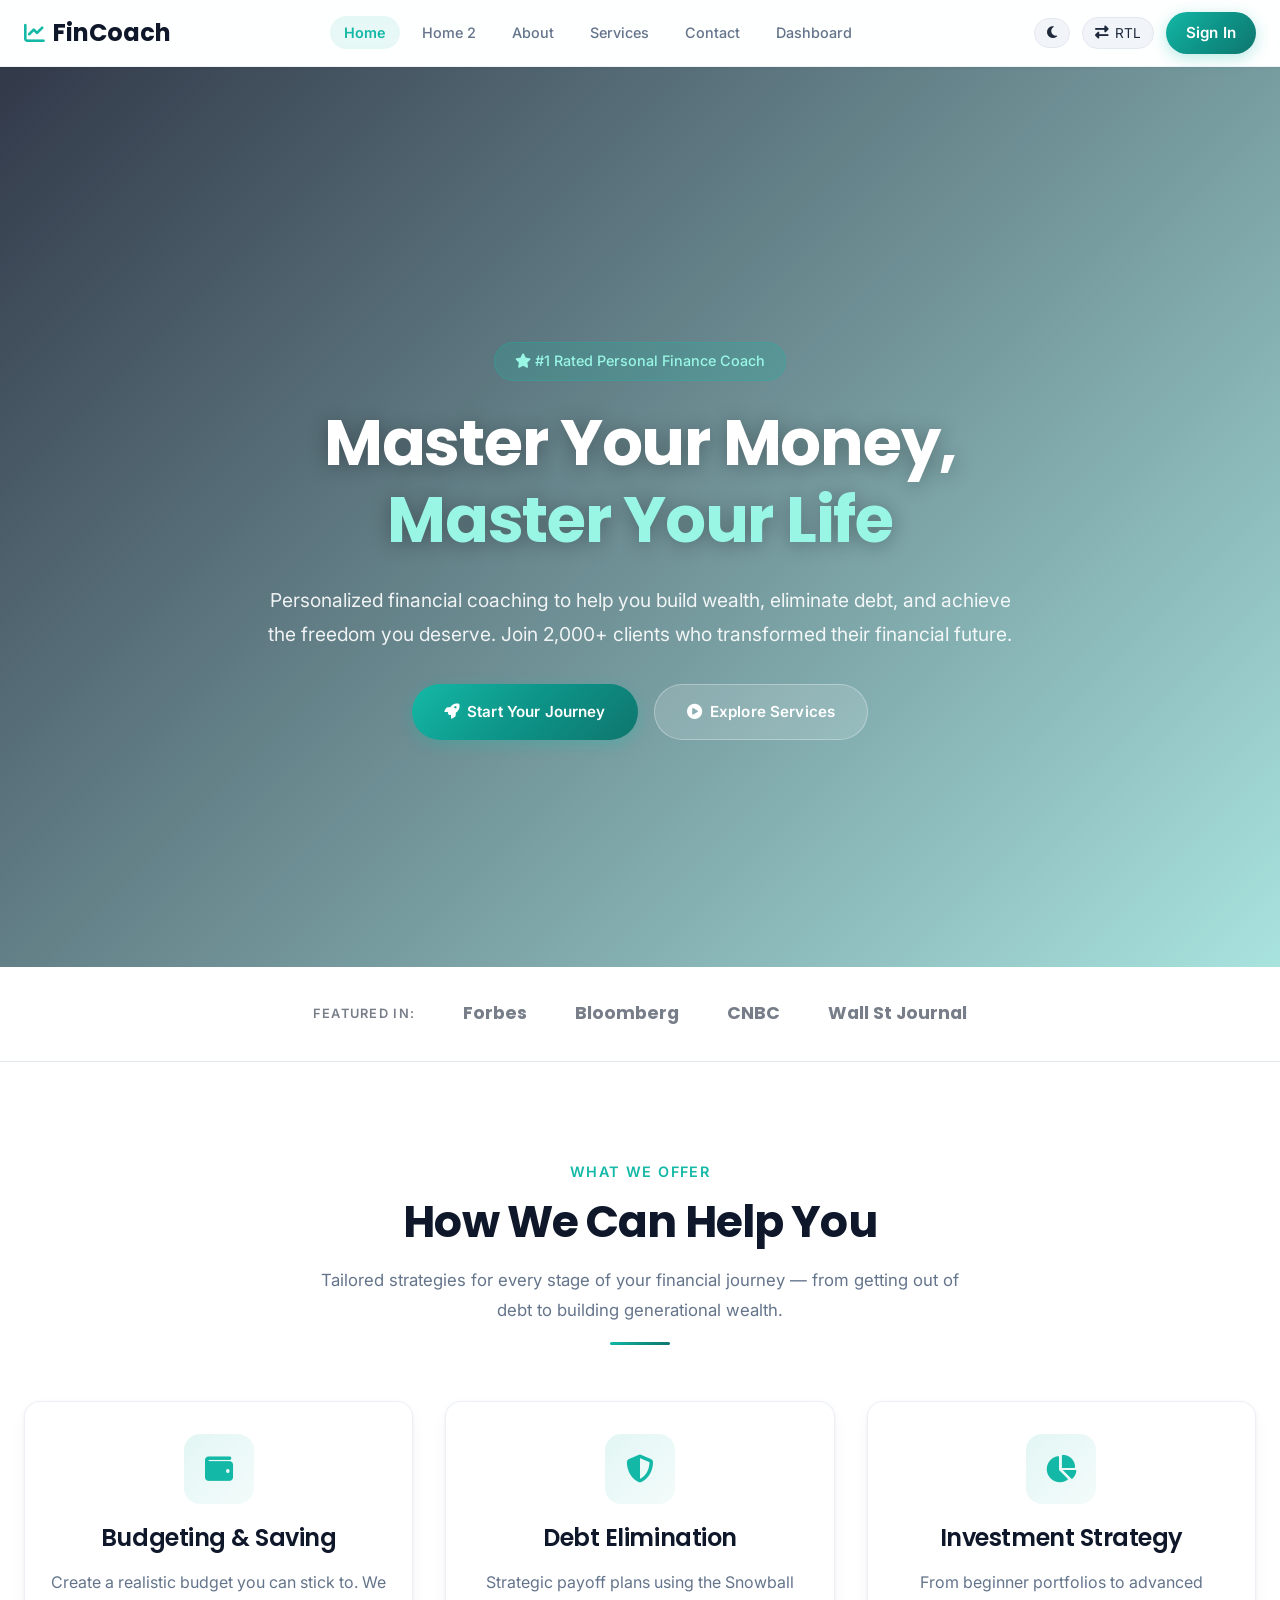
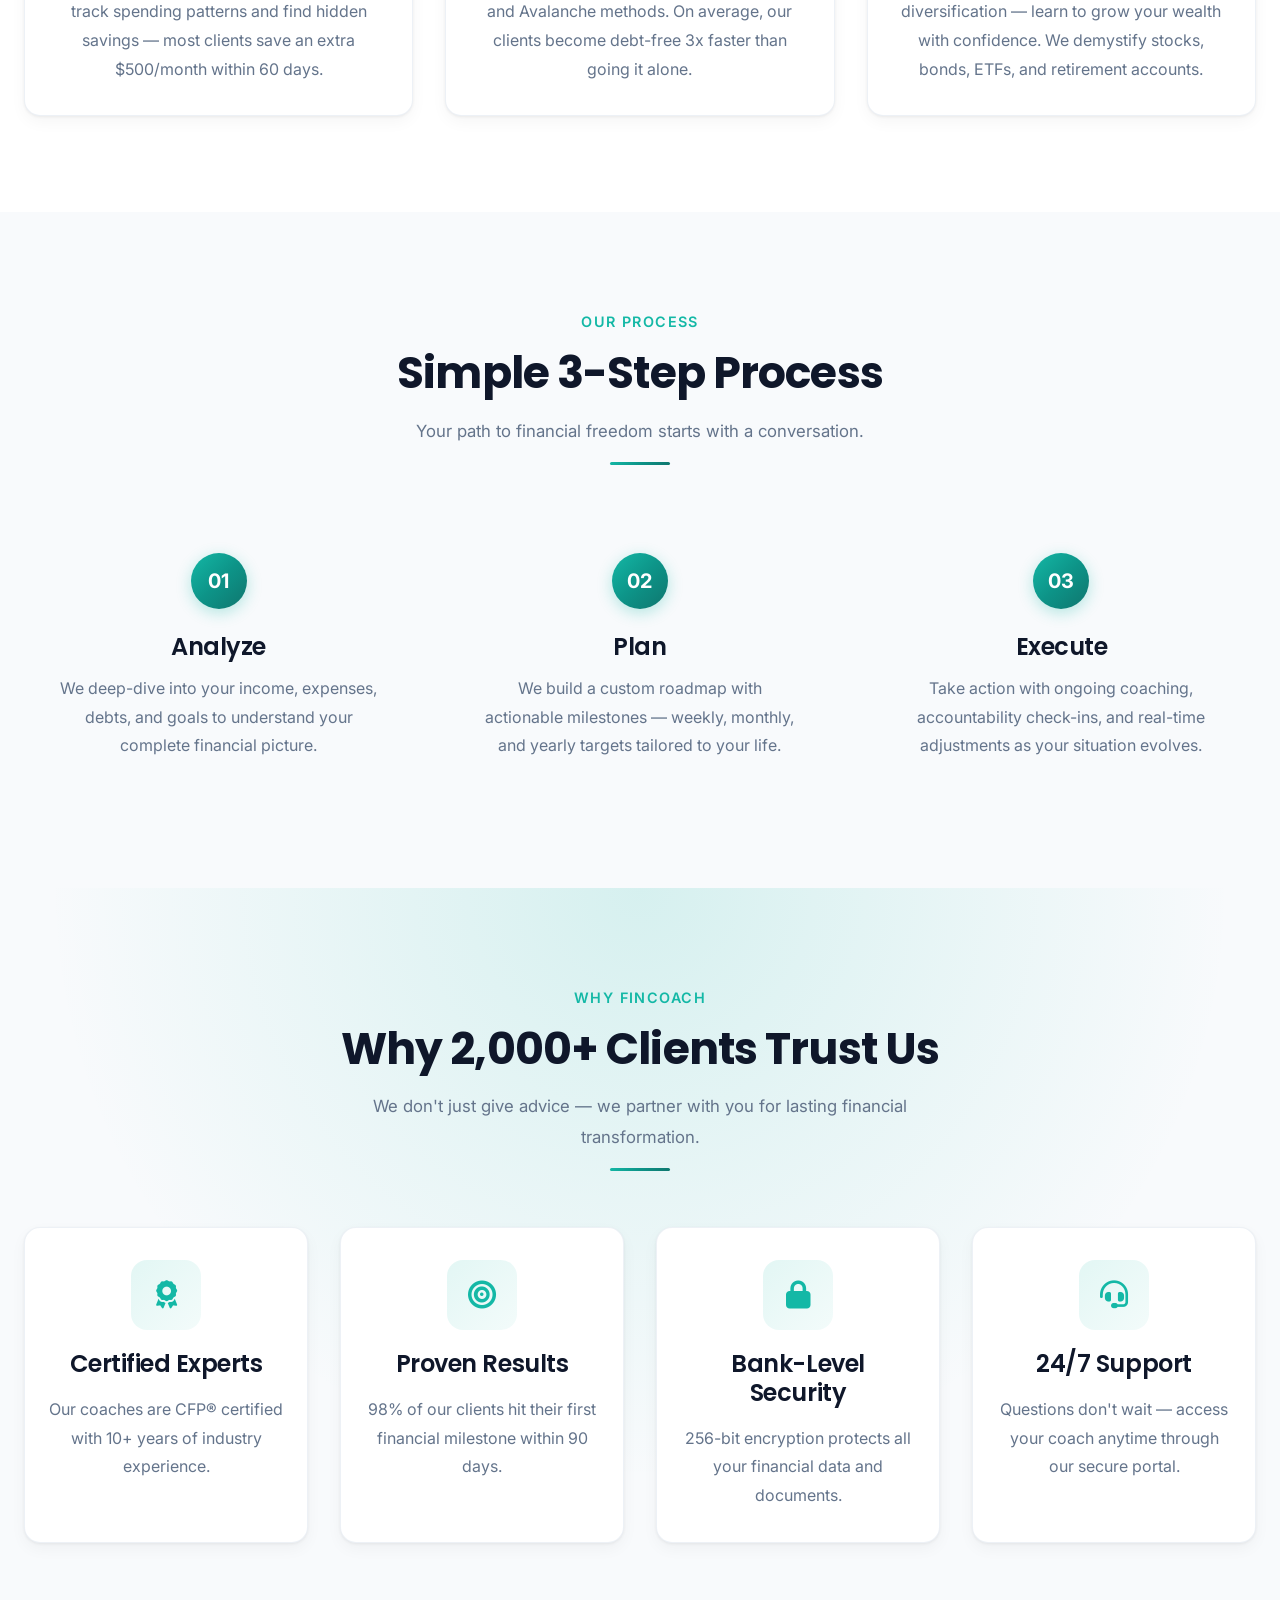
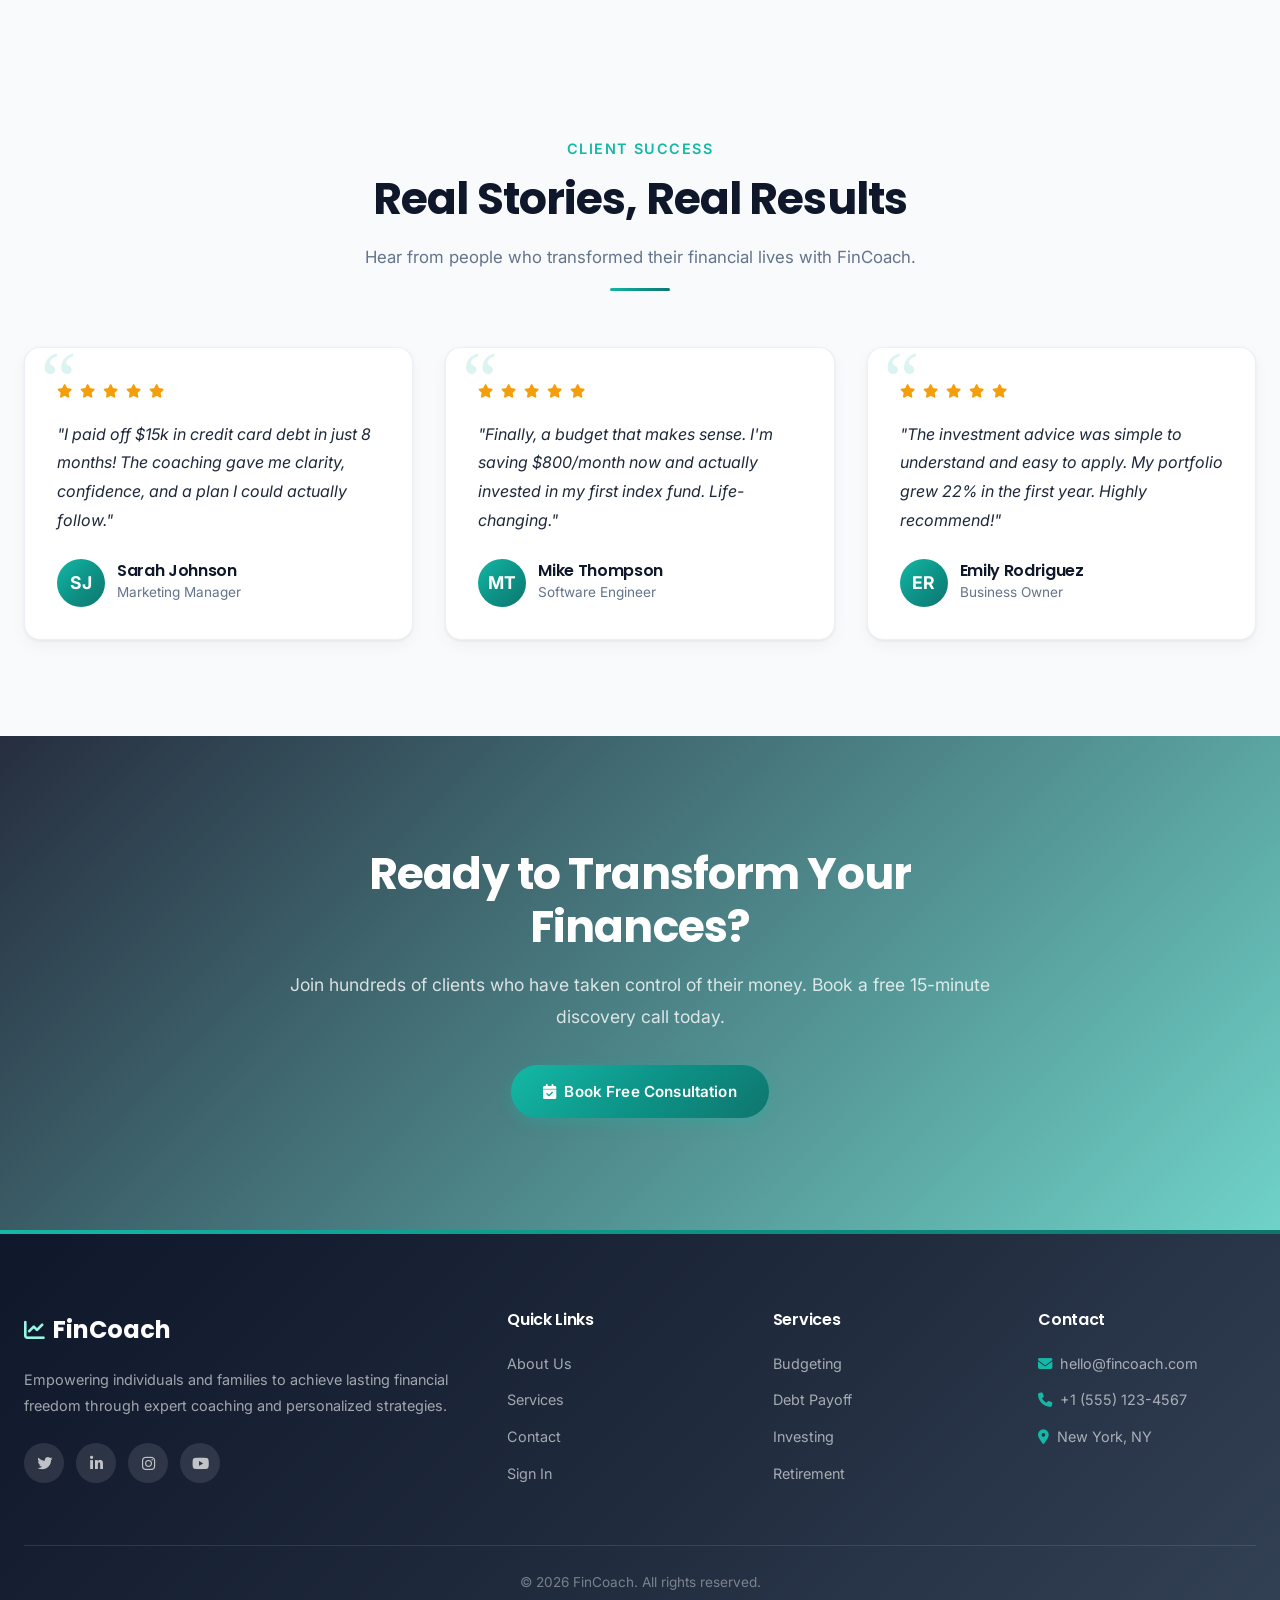
<file: index.html>
<!DOCTYPE html>
<html lang="en">

<head>
    <meta charset="UTF-8">
    <meta name="viewport" content="width=device-width, initial-scale=1.0">
    <title>FinCoach - Personal Finance Coaching</title>
    <meta name="description"
        content="Take control of your financial future with expert coaching and personalized plans. Build wealth, eliminate debt, and achieve freedom.">

    <!-- Favicon -->
    <link rel="icon" type="image/svg+xml"
        href="data:image/svg+xml,<svg xmlns='http://www.w3.org/2000/svg' viewBox='0 0 100 100'><rect rx='20' width='100' height='100' fill='%230F172A'/><polyline points='10,70 30,45 50,55 70,25 90,35' stroke='%2314B8A6' stroke-width='8' fill='none' stroke-linecap='round' stroke-linejoin='round'/><polyline points='75,25 90,25 90,40' stroke='%2314B8A6' stroke-width='8' fill='none' stroke-linecap='round' stroke-linejoin='round'/></svg>">

    <!-- Fonts -->
    <link rel="preconnect" href="https://fonts.googleapis.com">
    <link rel="preconnect" href="https://fonts.gstatic.com" crossorigin>
    <link
        href="https://fonts.googleapis.com/css2?family=Inter:wght@400;500;600&family=Poppins:wght@500;600;700&display=swap"
        rel="stylesheet">

    <!-- Styles -->
    <link rel="stylesheet" href="css/style.css">
    <link rel="stylesheet" href="https://cdnjs.cloudflare.com/ajax/libs/font-awesome/6.4.0/css/all.min.css">
</head>

<body>

    <!-- Navigation -->
    <nav class="navbar">
        <div class="container nav-container">
            <a href="index.html" class="logo">
                <i class="fa-solid fa-chart-line"></i> FinCoach
            </a>
            <div class="nav-toggle">
                <i class="fa-solid fa-bars"></i>
            </div>
            <ul class="nav-links">
                <li><a href="index.html" class="active">Home</a></li>
                <li><a href="home2.html">Home 2</a></li>
                <li><a href="about.html">About</a></li>
                <li><a href="services.html">Services</a></li>
                <li><a href="contact.html">Contact</a></li>
                <li><a href="dashboard.html">Dashboard</a></li>
                <li><a href="login.html" class="nav-cta">Sign In</a></li>

            </ul>
            <div class="nav-actions">
                <div class="theme-controls">
                    <button id="theme-toggle" class="control-btn" title="Toggle Dark/Light Mode"><i
                            class="fa-solid fa-moon"></i></button>
                    <button id="dir-toggle" class="control-btn" title="Toggle RTL/LTR"><i
                            class="fa-solid fa-right-left"></i> RTL</button>
                </div>
                <a href="login.html" class="btn btn-primary" style="padding: 0.5rem 1.25rem;">Sign In</a>

            </div>
        </div>
    </nav>

    <!-- Hero Section -->
    <header class="page-banner hero">
        <div class="banner-content animate-fade-in">
            <span class="subtitle"><i class="fa-solid fa-star"></i> #1 Rated Personal Finance Coach</span>
            <h1>Master Your Money, <span style="color: var(--accent-light);">Master Your Life</span></h1>
            <p>Personalized financial coaching to help you build wealth, eliminate debt, and achieve the freedom you
                deserve. Join 2,000+ clients who transformed their financial future.</p>
            <div style="display: flex; justify-content: center; gap: 1rem; flex-wrap: wrap;">
                <a href="register.html" class="btn btn-primary"><i class="fa-solid fa-rocket"></i> Start Your
                    Journey</a>
                <a href="services.html" class="btn btn-light"><i class="fa-solid fa-play-circle"></i> Explore
                    Services</a>
            </div>
        </div>
    </header>

    <!-- Trust Badges -->
    <section style="background: var(--card-bg); padding: 2rem 0; border-bottom: 1px solid var(--border-color);">
        <div class="container">
            <div
                style="display: flex; justify-content: center; align-items: center; gap: 3rem; flex-wrap: wrap; opacity: 0.6;">
                <span
                    style="font-weight: 600; letter-spacing: 0.1em; text-transform: uppercase; font-size: 0.8rem;">Featured
                    In:</span>
                <span style="font-size: 1.1rem; font-weight: 700; font-family: var(--font-heading);">Forbes</span>
                <span style="font-size: 1.1rem; font-weight: 700; font-family: var(--font-heading);">Bloomberg</span>
                <span style="font-size: 1.1rem; font-weight: 700; font-family: var(--font-heading);">CNBC</span>
                <span style="font-size: 1.1rem; font-weight: 700; font-family: var(--font-heading);">Wall St
                    Journal</span>
            </div>
        </div>
    </section>

    <!-- Services Overview -->
    <section class="section-padding bg-white">
        <div class="container">
            <div class="section-header animate-on-scroll">
                <span class="section-label">What We Offer</span>
                <h2>How We Can Help You</h2>
                <p>Tailored strategies for every stage of your financial journey — from getting out of debt to building
                    generational wealth.</p>
                <div class="section-divider"></div>
            </div>
            <div class="grid-3">
                <div class="card feature-card animate-on-scroll delay-1">
                    <div class="icon-box">
                        <i class="fa-solid fa-wallet"></i>
                    </div>
                    <h3>Budgeting & Saving</h3>
                    <p>Create a realistic budget you can stick to. We track spending patterns and find hidden savings
                        — most clients save an extra $500/month within 60 days.</p>
                </div>
                <div class="card feature-card animate-on-scroll delay-2">
                    <div class="icon-box">
                        <i class="fa-solid fa-shield-halved"></i>
                    </div>
                    <h3>Debt Elimination</h3>
                    <p>Strategic payoff plans using the Snowball and Avalanche methods. On average, our clients become
                        debt-free 3x faster than going it alone.</p>
                </div>
                <div class="card feature-card animate-on-scroll delay-3">
                    <div class="icon-box">
                        <i class="fa-solid fa-chart-pie"></i>
                    </div>
                    <h3>Investment Strategy</h3>
                    <p>From beginner portfolios to advanced diversification — learn to grow your wealth with confidence.
                        We demystify stocks, bonds, ETFs, and retirement accounts.</p>
                </div>
            </div>
        </div>
    </section>

    <!-- How It Works -->
    <section class="section-padding">
        <div class="container">
            <div class="section-header animate-on-scroll">
                <span class="section-label">Our Process</span>
                <h2>Simple 3-Step Process</h2>
                <p>Your path to financial freedom starts with a conversation.</p>
                <div class="section-divider"></div>
            </div>
            <div class="grid-3">
                <div class="step-card animate-on-scroll delay-1">
                    <div class="step-number">01</div>
                    <h3>Analyze</h3>
                    <p>We deep-dive into your income, expenses, debts, and goals to understand your complete financial
                        picture.</p>
                </div>
                <div class="step-card animate-on-scroll delay-2">
                    <div class="step-number">02</div>
                    <h3>Plan</h3>
                    <p>We build a custom roadmap with actionable milestones — weekly, monthly, and yearly targets
                        tailored to your life.</p>
                </div>
                <div class="step-card animate-on-scroll delay-3">
                    <div class="step-number">03</div>
                    <h3>Execute</h3>
                    <p>Take action with ongoing coaching, accountability check-ins, and real-time adjustments as your
                        situation evolves.</p>
                </div>
            </div>
        </div>
    </section>

    <!-- Why Choose Us -->
    <section class="section-padding bg-white why-section">
        <div class="container">
            <div class="section-header animate-on-scroll">
                <span class="section-label">Why FinCoach</span>
                <h2>Why 2,000+ Clients Trust Us</h2>
                <p>We don't just give advice — we partner with you for lasting financial transformation.</p>
                <div class="section-divider"></div>
            </div>
            <div class="grid-4">
                <div class="card feature-card animate-on-scroll delay-1">
                    <div class="icon-box">
                        <i class="fa-solid fa-award"></i>
                    </div>
                    <h3>Certified Experts</h3>
                    <p>Our coaches are CFP® certified with 10+ years of industry experience.</p>
                </div>
                <div class="card feature-card animate-on-scroll delay-2">
                    <div class="icon-box">
                        <i class="fa-solid fa-bullseye"></i>
                    </div>
                    <h3>Proven Results</h3>
                    <p>98% of our clients hit their first financial milestone within 90 days.</p>
                </div>
                <div class="card feature-card animate-on-scroll delay-3">
                    <div class="icon-box">
                        <i class="fa-solid fa-lock"></i>
                    </div>
                    <h3>Bank-Level Security</h3>
                    <p>256-bit encryption protects all your financial data and documents.</p>
                </div>
                <div class="card feature-card animate-on-scroll delay-4">
                    <div class="icon-box">
                        <i class="fa-solid fa-headset"></i>
                    </div>
                    <h3>24/7 Support</h3>
                    <p>Questions don't wait — access your coach anytime through our secure portal.</p>
                </div>
            </div>
        </div>
    </section>

    <!-- Testimonials -->
    <section class="section-padding">
        <div class="container">
            <div class="section-header animate-on-scroll">
                <span class="section-label">Client Success</span>
                <h2>Real Stories, Real Results</h2>
                <p>Hear from people who transformed their financial lives with FinCoach.</p>
                <div class="section-divider"></div>
            </div>
            <div class="grid-3">
                <div class="testimonial-card animate-on-scroll delay-1">
                    <div class="star-rating">
                        <i class="fa-solid fa-star"></i>
                        <i class="fa-solid fa-star"></i>
                        <i class="fa-solid fa-star"></i>
                        <i class="fa-solid fa-star"></i>
                        <i class="fa-solid fa-star"></i>
                    </div>
                    <p class="testimonial-text">"I paid off $15k in credit card debt in just 8 months! The coaching
                        gave me clarity, confidence, and a plan I could actually follow."</p>
                    <div class="testimonial-author">
                        <div class="testimonial-avatar">SJ</div>
                        <div class="testimonial-info">
                            <h4>Sarah Johnson</h4>
                            <p>Marketing Manager</p>
                        </div>
                    </div>
                </div>
                <div class="testimonial-card animate-on-scroll delay-2">
                    <div class="star-rating">
                        <i class="fa-solid fa-star"></i>
                        <i class="fa-solid fa-star"></i>
                        <i class="fa-solid fa-star"></i>
                        <i class="fa-solid fa-star"></i>
                        <i class="fa-solid fa-star"></i>
                    </div>
                    <p class="testimonial-text">"Finally, a budget that makes sense. I'm saving $800/month now and
                        actually invested in my first index fund. Life-changing."</p>
                    <div class="testimonial-author">
                        <div class="testimonial-avatar">MT</div>
                        <div class="testimonial-info">
                            <h4>Mike Thompson</h4>
                            <p>Software Engineer</p>
                        </div>
                    </div>
                </div>
                <div class="testimonial-card animate-on-scroll delay-3">
                    <div class="star-rating">
                        <i class="fa-solid fa-star"></i>
                        <i class="fa-solid fa-star"></i>
                        <i class="fa-solid fa-star"></i>
                        <i class="fa-solid fa-star"></i>
                        <i class="fa-solid fa-star"></i>
                    </div>
                    <p class="testimonial-text">"The investment advice was simple to understand and easy to apply. My
                        portfolio grew 22% in the first year. Highly recommend!"</p>
                    <div class="testimonial-author">
                        <div class="testimonial-avatar">ER</div>
                        <div class="testimonial-info">
                            <h4>Emily Rodriguez</h4>
                            <p>Business Owner</p>
                        </div>
                    </div>
                </div>
            </div>
        </div>
    </section>

    <!-- CTA Section -->
    <section class="cta-section"
        style="background-image: url('https://images.unsplash.com/photo-1554224155-6726b3ff858f?auto=format&fit=crop&q=80&w=1920');">
        <div class="cta-content animate-on-scroll">
            <h2>Ready to Transform Your Finances?</h2>
            <p>Join hundreds of clients who have taken control of their money. Book a free 15-minute discovery call
                today.</p>
            <a href="contact.html" class="btn btn-primary"><i class="fa-solid fa-calendar-check"></i> Book Free
                Consultation</a>
        </div>
    </section>

    <!-- Footer -->
    <footer class="footer">
        <div class="container">
            <div class="footer-grid">
                <div class="footer-brand">
                    <a href="index.html" class="logo"><i class="fa-solid fa-chart-line"></i> FinCoach</a>
                    <p>Empowering individuals and families to achieve lasting financial freedom through expert coaching
                        and personalized strategies.</p>
                    <div class="footer-social">
                        <a href="#"><i class="fa-brands fa-twitter"></i></a>
                        <a href="#"><i class="fa-brands fa-linkedin-in"></i></a>
                        <a href="#"><i class="fa-brands fa-instagram"></i></a>
                        <a href="#"><i class="fa-brands fa-youtube"></i></a>
                    </div>
                </div>
                <div class="footer-column">
                    <h4>Quick Links</h4>
                    <ul>
                        <li><a href="about.html">About Us</a></li>
                        <li><a href="services.html">Services</a></li>
                        <li><a href="contact.html">Contact</a></li>
                        <li><a href="login.html">Sign In</a></li>
                    </ul>
                </div>
                <div class="footer-column">
                    <h4>Services</h4>
                    <ul>
                        <li><a href="services.html">Budgeting</a></li>
                        <li><a href="services.html">Debt Payoff</a></li>
                        <li><a href="services.html">Investing</a></li>
                        <li><a href="services.html">Retirement</a></li>
                    </ul>
                </div>
                <div class="footer-column">
                    <h4>Contact</h4>
                    <ul>
                        <li><a href="mailto:hello@fincoach.com"><i class="fa-solid fa-envelope"
                                    style="margin-right:0.5rem;color:var(--accent);"></i>hello@fincoach.com</a></li>
                        <li><a href="tel:+15551234567"><i class="fa-solid fa-phone"
                                    style="margin-right:0.5rem;color:var(--accent);"></i>+1 (555) 123-4567</a></li>
                        <li><a href="#"><i class="fa-solid fa-location-dot"
                                    style="margin-right:0.5rem;color:var(--accent);"></i>New York, NY</a></li>
                    </ul>
                </div>
            </div>
            <div class="footer-bottom">
                <p>&copy; 2026 FinCoach. All rights reserved.</p>
            </div>
        </div>
    </footer>

    <script src="js/script.js"></script>
</body>

</html>
</file>
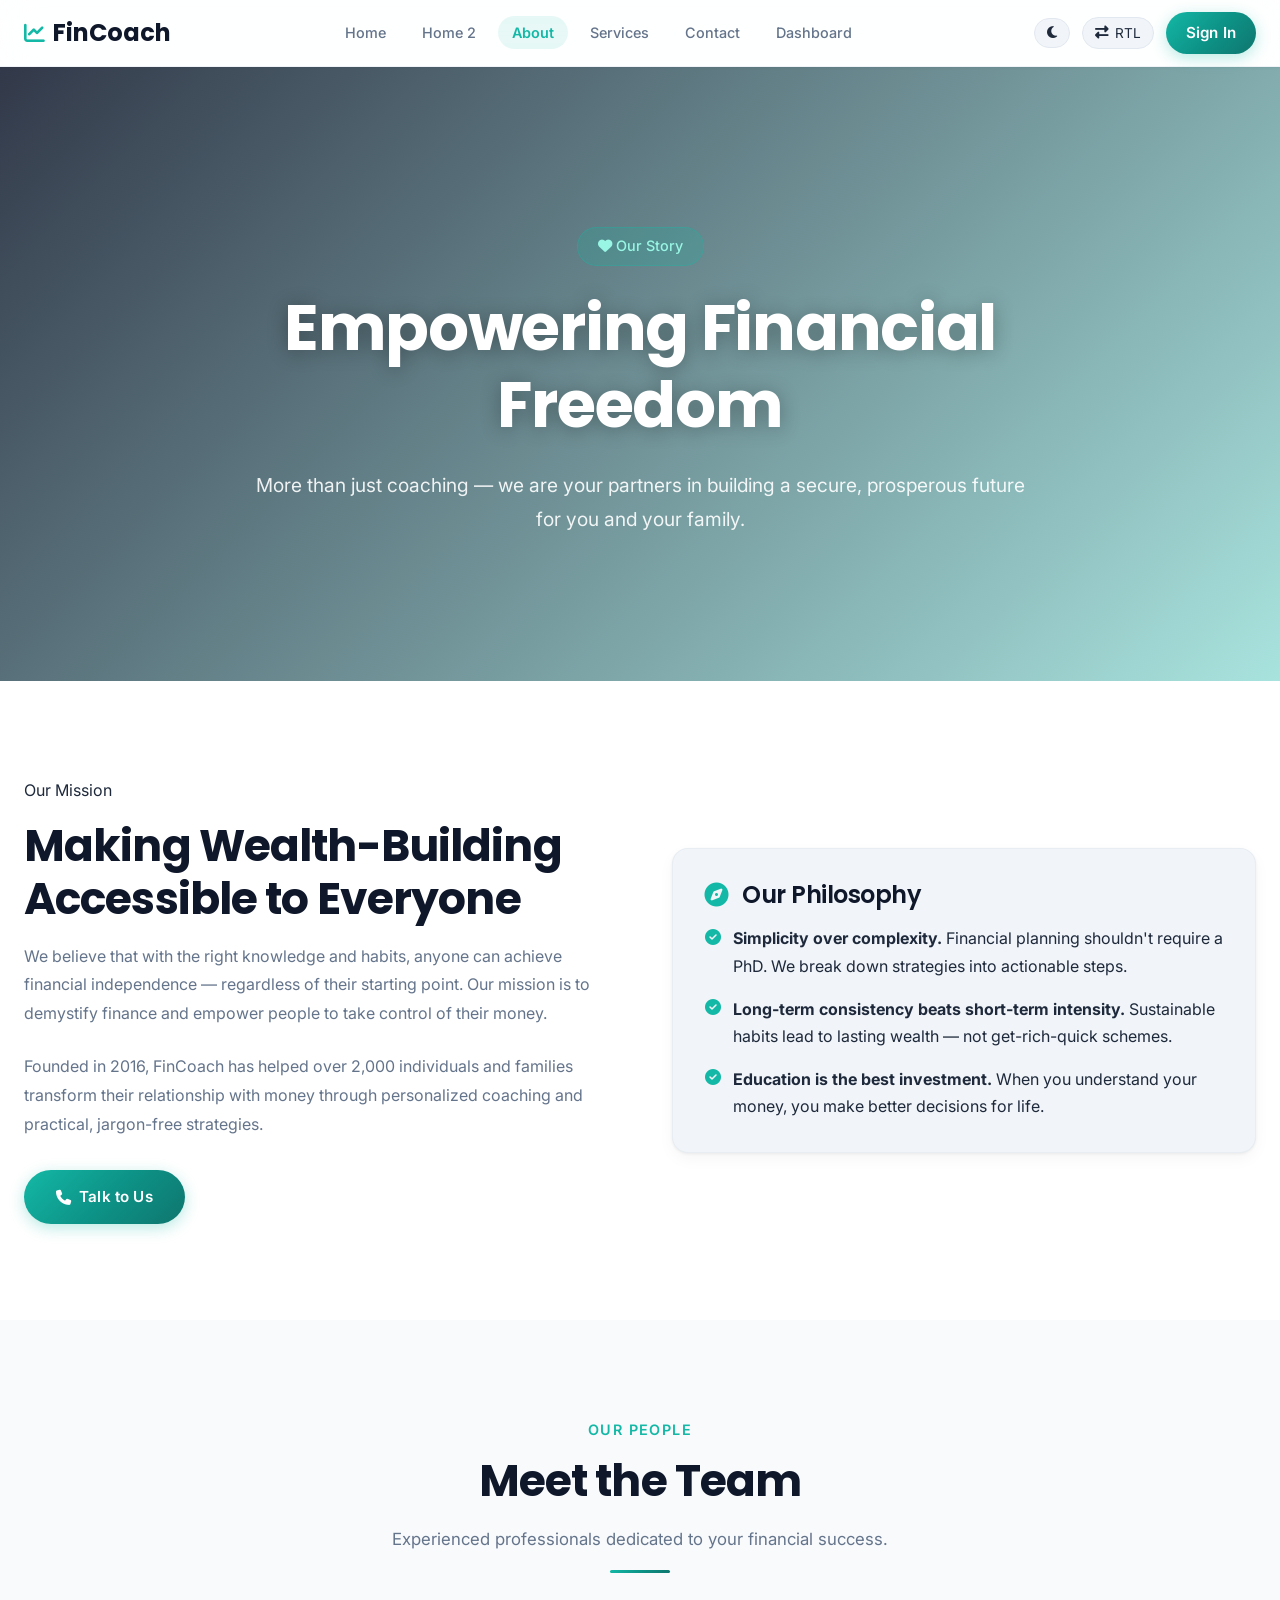
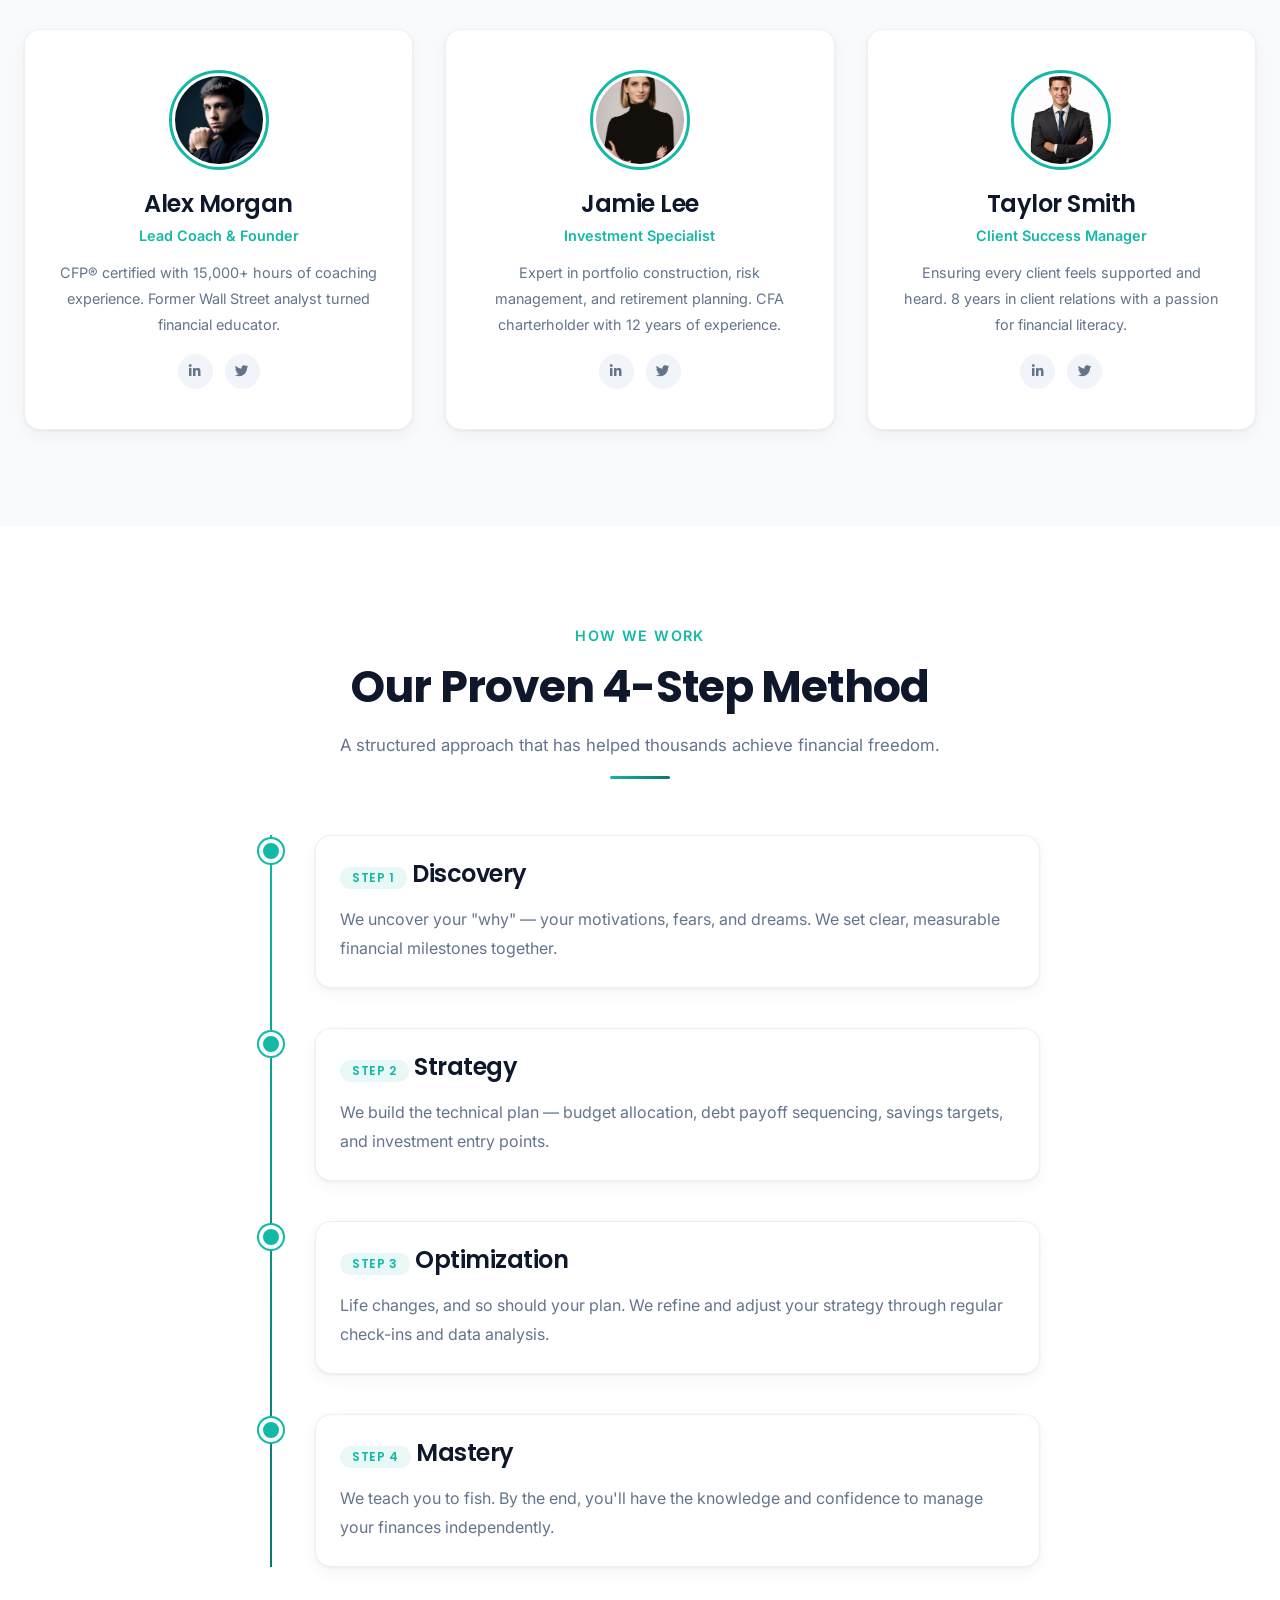
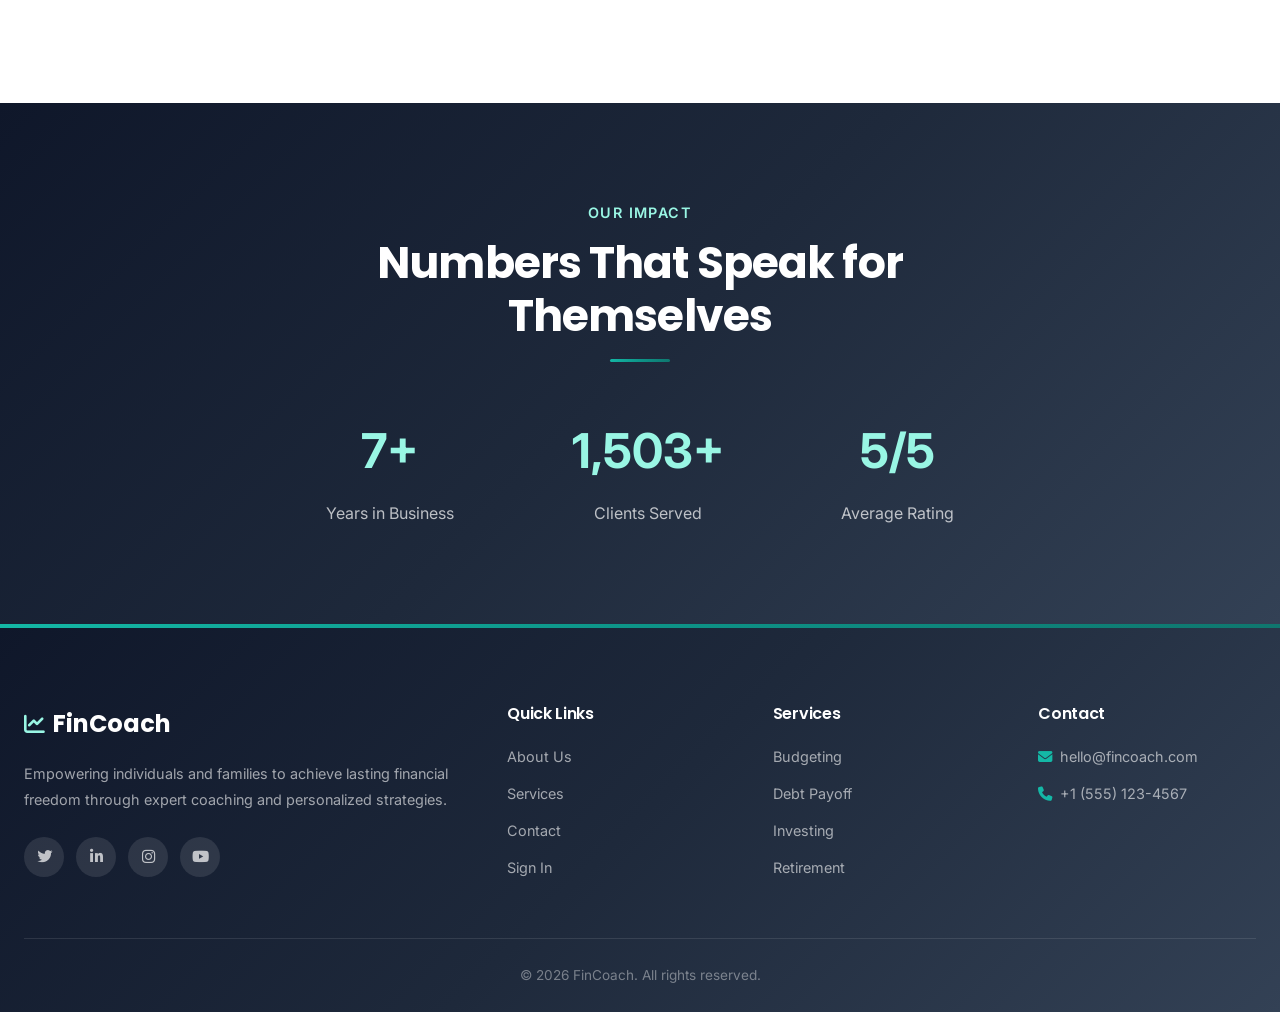
<file: about.html>
<!DOCTYPE html>
<html lang="en">

<head>
    <meta charset="UTF-8">
    <meta name="viewport" content="width=device-width, initial-scale=1.0">
    <title>About Us - FinCoach</title>
    <meta name="description"
        content="Learn about FinCoach's mission, team, and proven methodology for financial coaching.">

    <!-- Favicon -->
    <link rel="icon" type="image/svg+xml"
        href="data:image/svg+xml,<svg xmlns='http://www.w3.org/2000/svg' viewBox='0 0 100 100'><rect rx='20' width='100' height='100' fill='%230F172A'/><polyline points='10,70 30,45 50,55 70,25 90,35' stroke='%2314B8A6' stroke-width='8' fill='none' stroke-linecap='round' stroke-linejoin='round'/><polyline points='75,25 90,25 90,40' stroke='%2314B8A6' stroke-width='8' fill='none' stroke-linecap='round' stroke-linejoin='round'/></svg>">

    <!-- Fonts -->
    <link rel="preconnect" href="https://fonts.googleapis.com">
    <link rel="preconnect" href="https://fonts.gstatic.com" crossorigin>
    <link
        href="https://fonts.googleapis.com/css2?family=Inter:wght@400;500;600&family=Poppins:wght@500;600;700&display=swap"
        rel="stylesheet">

    <!-- Styles -->
    <link rel="stylesheet" href="css/style.css">
    <link rel="stylesheet" href="https://cdnjs.cloudflare.com/ajax/libs/font-awesome/6.4.0/css/all.min.css">
</head>

<body>

    <nav class="navbar">
        <div class="container nav-container">
            <a href="index.html" class="logo"><i class="fa-solid fa-chart-line"></i> FinCoach</a>
            <div class="nav-toggle"><i class="fa-solid fa-bars"></i></div>
            <ul class="nav-links">
                <li><a href="index.html">Home</a></li>
                <li><a href="home2.html">Home 2</a></li>
                <li><a href="about.html" class="active">About</a></li>
                <li><a href="services.html">Services</a></li>
                <li><a href="contact.html">Contact</a></li>
                <li><a href="dashboard.html">Dashboard</a></li>
                <li><a href="login.html" class="nav-cta">Sign In</a></li>

            </ul>
            <div class="nav-actions">
                <div class="theme-controls">
                    <button id="theme-toggle" class="control-btn" title="Toggle Dark/Light Mode"><i
                            class="fa-solid fa-moon"></i></button>
                    <button id="dir-toggle" class="control-btn" title="Toggle RTL/LTR"><i
                            class="fa-solid fa-right-left"></i> RTL</button>
                </div>
                <a href="login.html" class="btn btn-primary" style="padding: 0.5rem 1.25rem;">Sign In</a>

            </div>
        </div>
    </nav>

    <!-- About Hero -->
    <header class="page-banner"
        style="background-image: url('https://images.unsplash.com/photo-1521791136064-7986c2920216?auto=format&fit=crop&q=80&w=1920');">
        <div class="banner-content animate-fade-in">
            <span class="subtitle"><i class="fa-solid fa-heart"></i> Our Story</span>
            <h1>Empowering Financial Freedom</h1>
            <p>More than just coaching — we are your partners in building a secure, prosperous future for you and your
                family.</p>
        </div>
    </header>

    <!-- Mission & Philosophy -->
    <section class="section-padding bg-white">
        <div class="container">
            <div style="display: flex; flex-wrap: wrap; align-items: center; gap: 4rem;">
                <div style="flex: 1; min-width: 300px;" class="animate-on-scroll">
                    <span class="section-label" style="display: block; margin-bottom: 1rem;">Our Mission</span>
                    <h2>Making Wealth-Building Accessible to Everyone</h2>
                    <p style="margin-bottom: 1.5rem;">We believe that with the right knowledge and habits, anyone can
                        achieve financial independence — regardless of their starting point. Our mission is to demystify
                        finance and empower people to take control of their money.</p>
                    <p style="margin-bottom: 2rem;">Founded in 2016, FinCoach has helped over 2,000 individuals and
                        families transform their relationship with money through personalized coaching and practical,
                        jargon-free strategies.</p>
                    <a href="contact.html" class="btn btn-primary"><i class="fa-solid fa-phone"></i> Talk to Us</a>
                </div>
                <div style="flex: 1; min-width: 300px;" class="animate-on-scroll delay-2">
                    <div class="card" style="background-color: var(--surface);">
                        <h3><i class="fa-solid fa-compass" style="color: var(--accent); margin-right: 0.5rem;"></i> Our
                            Philosophy</h3>
                        <ul style="margin-top: 1rem;">
                            <li style="margin-bottom: 1rem; display: flex; gap: 0.75rem; align-items: flex-start;">
                                <i class="fa-solid fa-check-circle text-accent" style="margin-top: 0.2rem;"></i>
                                <div><strong>Simplicity over complexity.</strong> Financial planning shouldn't require a
                                    PhD. We break down strategies into actionable steps.</div>
                            </li>
                            <li style="margin-bottom: 1rem; display: flex; gap: 0.75rem; align-items: flex-start;">
                                <i class="fa-solid fa-check-circle text-accent" style="margin-top: 0.2rem;"></i>
                                <div><strong>Long-term consistency beats short-term intensity.</strong> Sustainable
                                    habits lead to lasting wealth — not get-rich-quick schemes.</div>
                            </li>
                            <li style="display: flex; gap: 0.75rem; align-items: flex-start;">
                                <i class="fa-solid fa-check-circle text-accent" style="margin-top: 0.2rem;"></i>
                                <div><strong>Education is the best investment.</strong> When you understand your money,
                                    you make better decisions for life.</div>
                            </li>
                        </ul>
                    </div>
                </div>
            </div>
        </div>
    </section>

    <!-- Meet the Team -->
    <section class="section-padding">
        <div class="container">
            <div class="section-header animate-on-scroll">
                <span class="section-label">Our People</span>
                <h2>Meet the Team</h2>
                <p>Experienced professionals dedicated to your financial success.</p>
                <div class="section-divider"></div>
            </div>
            <div class="grid-3">
                <div class="card team-card animate-on-scroll delay-1">
                    <img src="./images/download.jfif" alt="Alex Morgan - Lead Coach">
                    <h3>Alex Morgan</h3>
                    <p class="role">Lead Coach & Founder</p>
                    <p style="font-size: 0.9rem;">CFP® certified with 15,000+ hours of coaching experience. Former Wall
                        Street analyst turned financial educator.</p>
                    <div class="team-social">
                        <a href="#"><i class="fa-brands fa-linkedin-in"></i></a>
                        <a href="#"><i class="fa-brands fa-twitter"></i></a>
                    </div>
                </div>
                <div class="card team-card animate-on-scroll delay-2">
                    <img src="./images/women.jpg" alt="Jamie Lee - Investment Specialist">
                    <h3>Jamie Lee</h3>
                    <p class="role">Investment Specialist</p>
                    <p style="font-size: 0.9rem;">Expert in portfolio construction, risk management, and retirement
                        planning. CFA charterholder with 12 years of experience.</p>
                    <div class="team-social">
                        <a href="#"><i class="fa-brands fa-linkedin-in"></i></a>
                        <a href="#"><i class="fa-brands fa-twitter"></i></a>
                    </div>
                </div>
                <div class="card team-card animate-on-scroll delay-3">
                    <img src="./images/man.webp" alt="Taylor Smith - Client Success">
                    <h3>Taylor Smith</h3>
                    <p class="role">Client Success Manager</p>
                    <p style="font-size: 0.9rem;">Ensuring every client feels supported and heard. 8 years in client
                        relations with a passion for financial literacy.</p>
                    <div class="team-social">
                        <a href="#"><i class="fa-brands fa-linkedin-in"></i></a>
                        <a href="#"><i class="fa-brands fa-twitter"></i></a>
                    </div>
                </div>
            </div>
        </div>
    </section>

    <!-- Our Method — Timeline -->
    <section class="section-padding bg-white">
        <div class="container">
            <div class="section-header animate-on-scroll">
                <span class="section-label">How We Work</span>
                <h2>Our Proven 4-Step Method</h2>
                <p>A structured approach that has helped thousands achieve financial freedom.</p>
                <div class="section-divider"></div>
            </div>
            <div class="timeline animate-on-scroll">
                <div class="timeline-item">
                    <div class="timeline-dot"></div>
                    <div class="timeline-content">
                        <h3><span class="badge badge-accent">Step 1</span> Discovery</h3>
                        <p>We uncover your "why" — your motivations, fears, and dreams. We set clear, measurable
                            financial milestones together.</p>
                    </div>
                </div>
                <div class="timeline-item">
                    <div class="timeline-dot"></div>
                    <div class="timeline-content">
                        <h3><span class="badge badge-accent">Step 2</span> Strategy</h3>
                        <p>We build the technical plan — budget allocation, debt payoff sequencing, savings targets, and
                            investment entry points.</p>
                    </div>
                </div>
                <div class="timeline-item">
                    <div class="timeline-dot"></div>
                    <div class="timeline-content">
                        <h3><span class="badge badge-accent">Step 3</span> Optimization</h3>
                        <p>Life changes, and so should your plan. We refine and adjust your strategy through regular
                            check-ins and data analysis.</p>
                    </div>
                </div>
                <div class="timeline-item">
                    <div class="timeline-dot"></div>
                    <div class="timeline-content">
                        <h3><span class="badge badge-accent">Step 4</span> Mastery</h3>
                        <p>We teach you to fish. By the end, you'll have the knowledge and confidence to manage your
                            finances independently.</p>
                    </div>
                </div>
            </div>
        </div>
    </section>

    <!-- Impact Numbers -->
    <section class="section-padding" style="background: var(--gradient-primary);">
        <div class="container text-center ">
            <div class="section-header animate-on-scroll" style="margin-bottom: 3rem;">
                <span class="section-label" style="color: var(--accent-light);">Our Impact</span>
                <h2 style="color: white;">Numbers That Speak for Themselves</h2>
                <div class="section-divider"></div>
            </div>
            <div class="grid-3" style="max-width: 800px; margin: 0 auto; display: flex; justify-content: space-evenly;">
                <div class="animate-on-scroll delay-1" style="text-align: center;">
                    <span style="font-size: 3rem; font-weight: 700; color: var(--accent-light); display: block;"
                        data-count="10" data-suffix="+">0</span>
                    <p style="color: rgba(255,255,255,0.7); margin-top: 0.5rem;">Years in Business</p>
                </div>
                <div class="animate-on-scroll delay-2" style="text-align: center;">
                    <span style="font-size: 3rem; font-weight: 700; color: var(--accent-light); display: block;"
                        data-count="2000" data-suffix="+">0</span>
                    <p style="color: rgba(255,255,255,0.7); margin-top: 0.5rem;">Clients Served</p>
                </div>
                <div class="animate-on-scroll delay-3" style="text-align: center;">
                    <span
                        style="font-size: 3rem; font-weight: 700; color: var(--accent-light); display: block;">5/5</span>
                    <p style="color: rgba(255,255,255,0.7); margin-top: 0.5rem;">Average Rating</p>
                </div>
            </div>
        </div>
    </section>

    <!-- Footer -->
    <footer class="footer">
        <div class="container">
            <div class="footer-grid">
                <div class="footer-brand">
                    <a href="index.html" class="logo"><i class="fa-solid fa-chart-line"></i> FinCoach</a>
                    <p>Empowering individuals and families to achieve lasting financial freedom through expert coaching
                        and personalized strategies.</p>
                    <div class="footer-social">
                        <a href="#"><i class="fa-brands fa-twitter"></i></a>
                        <a href="#"><i class="fa-brands fa-linkedin-in"></i></a>
                        <a href="#"><i class="fa-brands fa-instagram"></i></a>
                        <a href="#"><i class="fa-brands fa-youtube"></i></a>
                    </div>
                </div>
                <div class="footer-column">
                    <h4>Quick Links</h4>
                    <ul>
                        <li><a href="about.html">About Us</a></li>
                        <li><a href="services.html">Services</a></li>
                        <li><a href="contact.html">Contact</a></li>
                        <li><a href="login.html">Sign In</a></li>
                    </ul>
                </div>
                <div class="footer-column">
                    <h4>Services</h4>
                    <ul>
                        <li><a href="services.html">Budgeting</a></li>
                        <li><a href="services.html">Debt Payoff</a></li>
                        <li><a href="services.html">Investing</a></li>
                        <li><a href="services.html">Retirement</a></li>
                    </ul>
                </div>
                <div class="footer-column">
                    <h4>Contact</h4>
                    <ul>
                        <li><a href="mailto:hello@fincoach.com"><i class="fa-solid fa-envelope"
                                    style="margin-right:0.5rem;color:var(--accent);"></i>hello@fincoach.com</a></li>
                        <li><a href="tel:+15551234567"><i class="fa-solid fa-phone"
                                    style="margin-right:0.5rem;color:var(--accent);"></i>+1 (555) 123-4567</a></li>
                    </ul>
                </div>
            </div>
            <div class="footer-bottom">
                <p>&copy; 2026 FinCoach. All rights reserved.</p>
            </div>
        </div>
    </footer>

    <script src="js/script.js"></script>
</body>

</html>
</file>
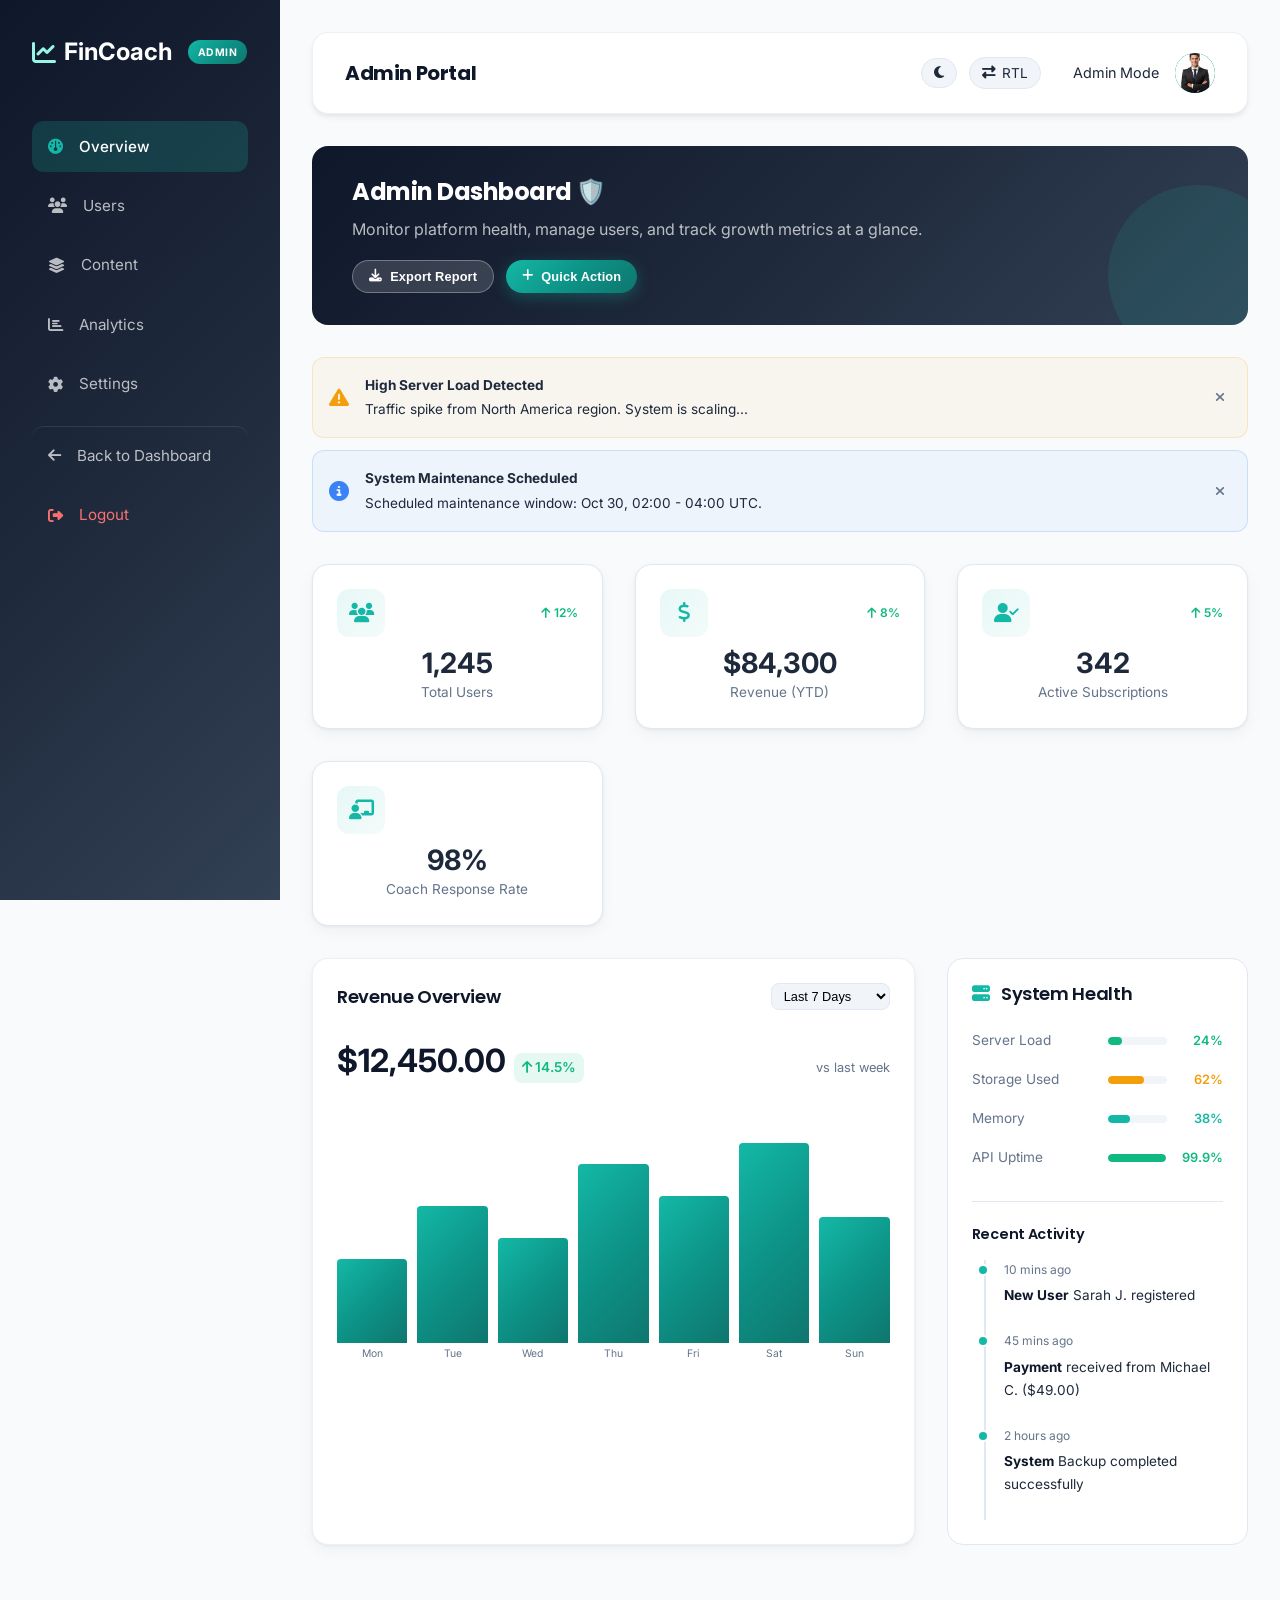
<file: admin-dashboard.html>
<!DOCTYPE html>
<html lang="en">

<head>
    <meta charset="UTF-8">
    <meta name="viewport" content="width=device-width, initial-scale=1.0">
    <title>Admin Dashboard - FinCoach</title>

    <!-- Favicon -->
    <link rel="icon" type="image/svg+xml"
        href="data:image/svg+xml,<svg xmlns='http://www.w3.org/2000/svg' viewBox='0 0 100 100'><rect rx='20' width='100' height='100' fill='%230F172A'/><polyline points='10,70 30,45 50,55 70,25 90,35' stroke='%2314B8A6' stroke-width='8' fill='none' stroke-linecap='round' stroke-linejoin='round'/><polyline points='75,25 90,25 90,40' stroke='%2314B8A6' stroke-width='8' fill='none' stroke-linecap='round' stroke-linejoin='round'/></svg>">

    <!-- Fonts -->
    <link rel="preconnect" href="https://fonts.googleapis.com">
    <link rel="preconnect" href="https://fonts.gstatic.com" crossorigin>
    <link
        href="https://fonts.googleapis.com/css2?family=Inter:wght@400;500;600&family=Poppins:wght@500;600;700&display=swap"
        rel="stylesheet">

    <!-- Styles -->
    <link rel="stylesheet" href="css/style.css">
    <link rel="stylesheet" href="https://cdnjs.cloudflare.com/ajax/libs/font-awesome/6.4.0/css/all.min.css">

    <style>
        /* Admin-specific styles */
        .admin-badge {
            background: var(--gradient-accent);
            color: white;
            padding: 0.2rem 0.6rem;
            border-radius: var(--radius-full);
            font-size: 0.65rem;
            text-transform: uppercase;
            font-weight: 700;
            letter-spacing: 0.5px;
            margin-left: 0.5rem;
        }

        .admin-welcome {
            background: var(--gradient-primary);
            color: white;
            padding: 2rem 2.5rem;
            border-radius: var(--radius-lg);
            margin-bottom: 2rem;
            position: relative;
            overflow: hidden;
        }

        .admin-welcome::after {
            content: '';
            position: absolute;
            right: -40px;
            bottom: -40px;
            width: 180px;
            height: 180px;
            border-radius: 50%;
            background: rgba(20, 184, 166, 0.12);
        }

        .admin-welcome h2 {
            color: white;
            margin-bottom: 0.5rem;
            font-size: 1.5rem;
        }

        .admin-welcome p {
            color: rgba(255, 255, 255, 0.7);
            margin: 0;
        }

        .stat-card {
            background: var(--card-bg);
            border: 1px solid var(--border-color);
            border-radius: var(--radius-lg);
            padding: 1.5rem;
            transition: all 0.3s ease;
            position: relative;
            overflow: hidden;
        }

        .stat-card::before {
            content: '';
            position: absolute;
            top: 0;
            left: 0;
            right: 0;
            height: 3px;
            background: var(--gradient-accent);
            opacity: 0;
            transition: opacity 0.3s ease;
        }

        .stat-card:hover {
            transform: translateY(-4px);
            box-shadow: var(--shadow-hover);
        }

        .stat-card:hover::before {
            opacity: 1;
        }

        .stat-icon {
            width: 48px;
            height: 48px;
            border-radius: var(--radius-md);
            display: flex;
            align-items: center;
            justify-content: center;
            font-size: 1.25rem;
            background: linear-gradient(135deg, rgba(20, 184, 166, 0.1), rgba(20, 184, 166, 0.05));
            color: var(--accent);
            transition: all 0.3s ease;
        }

        .stat-card:hover .stat-icon {
            background: var(--gradient-accent);
            color: white;
        }

        .stat-value {
            font-size: 1.75rem;
            font-weight: 700;
            color: var(--text-dark);
            line-height: 1;
            margin: 0.75rem 0 0.25rem;
        }

        .stat-label {
            font-size: 0.85rem;
            color: var(--secondary);
        }

        .stat-change {
            font-size: 0.75rem;
            font-weight: 600;
            display: inline-flex;
            align-items: center;
            gap: 0.25rem;
        }

        .stat-change.up {
            color: #10b981;
        }

        .stat-change.down {
            color: #f87171;
        }

        /* Health bars */
        .health-meter {
            display: flex;
            align-items: center;
            gap: 1rem;
            margin-bottom: 1rem;
        }

        .health-meter:last-child {
            margin-bottom: 0;
        }

        .health-label {
            min-width: 120px;
            font-size: 0.85rem;
            color: var(--secondary);
        }

        .health-bar-wrap {
            flex: 1;
            height: 8px;
            background: var(--surface);
            border-radius: var(--radius-full);
            overflow: hidden;
        }

        .health-bar-fill {
            height: 100%;
            border-radius: var(--radius-full);
            transition: width 0.5s ease;
        }

        .health-value {
            min-width: 40px;
            text-align: right;
            font-size: 0.8rem;
            font-weight: 600;
        }

        /* Table styles */
        .admin-table-wrap {
            overflow-x: auto;
            border-radius: var(--radius-lg);
            border: 1px solid var(--border-color);
            background: var(--card-bg);
        }

        .admin-table {
            width: 100%;
            border-collapse: collapse;
        }

        .admin-table th,
        .admin-table td {
            text-align: left;
            padding: 1rem 1.25rem;
            border-bottom: 1px solid var(--border-color);
            white-space: nowrap;
        }

        .admin-table th {
            font-weight: 600;
            color: var(--secondary);
            font-size: 0.8rem;
            text-transform: uppercase;
            letter-spacing: 0.5px;
            background: var(--surface);
        }

        .admin-table tbody tr {
            transition: background 0.2s ease;
        }

        .admin-table tbody tr:hover {
            background: var(--surface);
        }

        .admin-table tbody tr:last-child td {
            border-bottom: none;
        }

        .user-cell {
            display: flex;
            align-items: center;
            gap: 0.75rem;
        }

        .user-cell-avatar {
            width: 36px;
            height: 36px;
            border-radius: var(--radius-full);
            display: flex;
            align-items: center;
            justify-content: center;
            font-size: 0.75rem;
            font-weight: 700;
            background: var(--gradient-accent);
            color: white;
        }

        .user-cell-name {
            font-weight: 600;
            font-size: 0.9rem;
        }

        .user-cell-email {
            font-size: 0.8rem;
            color: var(--secondary);
        }

        .status-badge {
            display: inline-flex;
            align-items: center;
            gap: 0.3rem;
            padding: 0.25rem 0.65rem;
            border-radius: var(--radius-full);
            font-size: 0.75rem;
            font-weight: 600;
        }

        .status-badge.active {
            background: rgba(16, 185, 129, 0.1);
            color: #10b981;
        }

        .status-badge.inactive {
            background: rgba(245, 158, 11, 0.1);
            color: #f59e0b;
        }

        .status-badge.suspended {
            background: rgba(248, 113, 113, 0.1);
            color: #f87171;
        }

        .plan-badge {
            padding: 0.2rem 0.6rem;
            border-radius: var(--radius-sm);
            font-size: 0.75rem;
            font-weight: 600;
        }

        .plan-badge.premium {
            background: linear-gradient(135deg, rgba(20, 184, 166, 0.12), rgba(45, 212, 191, 0.12));
            color: var(--accent);
        }

        .plan-badge.basic {
            background: var(--surface);
            color: var(--secondary);
        }

        .action-btn {
            border: none;
            background: none;
            cursor: pointer;
            color: var(--secondary);
            padding: 0.35rem;
            border-radius: var(--radius-sm);
            transition: all 0.2s ease;
        }

        .action-btn:hover {
            color: var(--accent);
            background: rgba(20, 184, 166, 0.08);
        }

        .action-btn.danger:hover {
            color: #f87171;
            background: rgba(248, 113, 113, 0.08);
        }

        /* Content cards */
        .content-asset-card {
            background: var(--card-bg);
            border: 1px solid var(--border-color);
            border-radius: var(--radius-lg);
            padding: 1.25rem;
            transition: all 0.3s ease;
        }

        .content-asset-card:hover {
            transform: translateY(-3px);
            box-shadow: var(--shadow-hover);
        }

        .asset-icon {
            width: 50px;
            height: 50px;
            border-radius: var(--radius-md);
            display: flex;
            align-items: center;
            justify-content: center;
            font-size: 1.25rem;
            margin-bottom: 0.75rem;
        }

        .asset-icon.pdf {
            background: rgba(248, 113, 113, 0.1);
            color: #f87171;
        }

        .asset-icon.video {
            background: rgba(20, 184, 166, 0.1);
            color: var(--accent);
        }

        .asset-icon.quiz {
            background: rgba(168, 85, 247, 0.1);
            color: #a855f7;
        }

        .asset-meta {
            font-size: 0.8rem;
            color: var(--secondary);
            margin-top: 0.25rem;
        }

        .asset-actions {
            display: flex;
            gap: 0.5rem;
            margin-top: 1rem;
            padding-top: 0.75rem;
            border-top: 1px solid var(--border-color);
        }

        /* Toggle switch */
        .toggle-switch {
            position: relative;
            width: 44px;
            height: 24px;
        }

        .toggle-switch input {
            opacity: 0;
            width: 0;
            height: 0;
        }

        .toggle-slider {
            position: absolute;
            inset: 0;
            background: #cbd5e1;
            border-radius: var(--radius-full);
            cursor: pointer;
            transition: background 0.3s ease;
        }

        .toggle-slider::before {
            content: '';
            position: absolute;
            width: 18px;
            height: 18px;
            left: 3px;
            bottom: 3px;
            border-radius: 50%;
            background: white;
            transition: transform 0.3s ease;
        }

        .toggle-switch input:checked+.toggle-slider {
            background: var(--accent);
        }

        .toggle-switch input:checked+.toggle-slider::before {
            transform: translateX(20px);
        }

        .setting-row {
            display: flex;
            align-items: center;
            justify-content: space-between;
            padding: 0.875rem 0;
            border-bottom: 1px solid var(--border-color);
        }

        .setting-row:last-child {
            border-bottom: none;
        }

        .setting-info {
            flex: 1;
        }

        .setting-info strong {
            display: block;
            font-size: 0.9rem;
            margin-bottom: 0.15rem;
        }

        .setting-info span {
            font-size: 0.8rem;
            color: var(--secondary);
        }

        /* Responsive */
        @media (max-width: 768px) {
            .admin-welcome {
                padding: 1.5rem;
            }

            .stat-value {
                font-size: 1.4rem;
            }

            .admin-table th,
            .admin-table td {
                padding: 0.75rem;
                font-size: 0.85rem;
            }

            .health-label {
                min-width: 80px;
                font-size: 0.8rem;
            }

            .dashboard-header {
                padding: 1rem;
            }

            .main-content {
                padding: 1rem;
            }
        }

        @media (max-width: 480px) {
            .main-content {
                padding: 0.75rem;
            }

            .stat-card {
                padding: 1.25rem;
            }
        }
        /* Additional Admin Enhancements */
        .admin-grid-layout {
            display: grid;
            grid-template-columns: 2fr 1fr;
            gap: 2rem;
            margin-bottom: 2rem;
        }

        @media (max-width: 1200px) {
            .admin-grid-layout {
                grid-template-columns: 1fr;
            }
        }

        .activity-timeline {
            position: relative;
            padding-left: 2rem;
        }

        .activity-timeline::before {
            content: '';
            position: absolute;
            left: 0.75rem;
            top: 0;
            bottom: 0;
            width: 2px;
            background: var(--border-color);
        }

        .activity-item {
            position: relative;
            padding-bottom: 1.5rem;
        }

        .activity-item::before {
            content: '';
            position: absolute;
            left: -1.65rem;
            top: 0.25rem;
            width: 12px;
            height: 12px;
            border-radius: 50%;
            background: var(--accent);
            border: 2px solid var(--card-bg);
            z-index: 1;
        }

        .activity-time {
            font-size: 0.75rem;
            color: var(--secondary);
            display: block;
            margin-bottom: 0.25rem;
        }

        .activity-content {
            font-size: 0.85rem;
            color: var(--text-dark);
        }

        .activity-content strong {
            color: var(--primary);
        }

        .health-card {
            background: var(--card-bg);
            border: 1px solid var(--border-color);
            border-radius: var(--radius-lg);
            padding: 1.5rem;
            height: 100%;
        }

        .chart-placeholder {
            height: 250px;
            width: 100%;
            position: relative;
            display: flex;
            align-items: flex-end;
            gap: 10px;
            padding: 20px 0;
        }

        .chart-bar {
            flex: 1;
            background: var(--gradient-accent);
            border-radius: 4px 4px 0 0;
            transition: height 1s ease;
            position: relative;
            min-height: 5px;
        }

        .chart-bar:hover {
            opacity: 0.8;
            cursor: pointer;
        }

        .chart-bar::after {
            content: attr(data-label);
            position: absolute;
            bottom: -20px;
            left: 50%;
            transform: translateX(-50%);
            font-size: 0.65rem;
            color: var(--secondary);
        }

        .revenue-stat {
            display: flex;
            align-items: baseline;
            gap: 0.5rem;
            margin-bottom: 1.5rem;
        }

        .revenue-stat .amount {
            font-size: 2rem;
            font-weight: 700;
            color: var(--primary);
        }

        .revenue-stat .trend {
            font-size: 0.85rem;
            font-weight: 600;
            padding: 0.2rem 0.5rem;
            border-radius: var(--radius-sm);
        }

        .trend.up { background: rgba(16, 185, 129, 0.1); color: #10b981; }
        .trend.down { background: rgba(248, 113, 113, 0.1); color: #f87171; }

        .platform-alerts {
            margin-bottom: 2rem;
        }

        .alert-item {
            display: flex;
            align-items: center;
            gap: 1rem;
            padding: 1rem;
            background: rgba(245, 158, 11, 0.05);
            border: 1px solid rgba(245, 158, 11, 0.2);
            border-radius: var(--radius-md);
            margin-bottom: 0.75rem;
        }

        .alert-item.info {
            background: rgba(59, 130, 246, 0.05);
            border-color: rgba(59, 130, 246, 0.2);
        }

        .alert-icon {
            font-size: 1.25rem;
        }

        .alert-item.warning .alert-icon { color: #f59e0b; }
        .alert-item.info .alert-icon { color: #3b82f6; }

        .alert-content {
            flex: 1;
            font-size: 0.85rem;
        }

        .alert-content strong {
            display: block;
            margin-bottom: 0.1rem;
        }
    </style>
</head>

<body>

    <div class="dashboard-layout">

        <!-- Sidebar Navigation (Admin) -->
        <aside class="sidebar" id="sidebar">
            <a href="index.html" class="sidebar-logo">
                <i class="fa-solid fa-chart-line"></i> FinCoach <span class="admin-badge">Admin</span>
            </a>
            <nav class="sidebar-nav">
                <a href="#" class="nav-item active" data-section="overview"><i class="fa-solid fa-gauge"></i>
                    Overview</a>
                <a href="#" class="nav-item" data-section="users"><i class="fa-solid fa-users"></i> Users</a>
                <a href="#" class="nav-item" data-section="content"><i class="fa-solid fa-layer-group"></i> Content</a>
                <a href="#" class="nav-item" data-section="analytics"><i class="fa-solid fa-chart-bar"></i>
                    Analytics</a>
                <a href="#" class="nav-item" data-section="settings"><i class="fa-solid fa-gear"></i> Settings</a>
                <a href="dashboard.html" class="nav-item" style="margin-top: 0.5rem; border-top: 1px solid rgba(255,255,255,0.1); padding-top: 1rem;"><i class="fa-solid fa-arrow-left"></i> Back to Dashboard</a>
                <a href="#" id="logout-btn" style="margin-top: auto; color: #f87171;"><i
                        class="fa-solid fa-right-from-bracket"></i> Logout</a>
            </nav>
        </aside>

        <!-- Main Content -->
        <main class="main-content">

            <!-- Dashboard Header -->
            <header class="dashboard-header">
                <div style="display: flex; align-items: center; gap: 1rem;">
                    <div class="dashboard-toggle" id="mobile-toggle"><i class="fa-solid fa-bars"></i></div>
                    <h2 id="section-title" style="margin: 0; font-size: 1.25rem;">Admin Portal</h2>
                </div>
                <div class="user-profile">
                    <div class="theme-controls" style="margin-right: 1rem;">
                        <button id="theme-toggle" class="control-btn" title="Toggle Dark/Light Mode"><i
                                class="fa-solid fa-moon"></i></button>
                        <button id="dir-toggle" class="control-btn" title="Toggle RTL/LTR"><i
                                class="fa-solid fa-right-left"></i> RTL</button>
                    </div>
                    <span style="font-size: 0.9rem;">Admin Mode</span>
                    <div class="avatar"><img src="./images/man.webp" alt="Admin"
                            style="width: 100%; height: 100%; border-radius: 50%; object-fit: cover;"></div>
                </div>
            </header>

            <!-- Sections Container -->
            <div id="admin-sections">

                <!-- 1. Overview Section -->
                <section id="overview" class="content-section">
                    <div class="admin-welcome">
                        <div style="display: flex; justify-content: space-between; align-items: center; flex-wrap: wrap; gap: 1rem;">
                            <div>
                                <h2>Admin Dashboard 🛡️</h2>
                                <p>Monitor platform health, manage users, and track growth metrics at a glance.</p>
                            </div>
                            <div style="display: flex; gap: 0.75rem;">
                                <button class="btn btn-light" style="padding: 0.5rem 1rem; font-size: 0.8rem;"><i class="fa-solid fa-download"></i> Export Report</button>
                                <button class="btn btn-primary" style="padding: 0.5rem 1rem; font-size: 0.8rem;"><i class="fa-solid fa-plus"></i> Quick Action</button>
                            </div>
                        </div>
                    </div>

                    <!-- Platform Alerts -->
                    <div class="platform-alerts">
                        <div class="alert-item warning">
                            <div class="alert-icon"><i class="fa-solid fa-triangle-exclamation"></i></div>
                            <div class="alert-content">
                                <strong>High Server Load Detected</strong>
                                <span>Traffic spike from North America region. System is scaling...</span>
                            </div>
                            <button class="action-btn"><i class="fa-solid fa-xmark"></i></button>
                        </div>
                        <div class="alert-item info">
                            <div class="alert-icon"><i class="fa-solid fa-circle-info"></i></div>
                            <div class="alert-content">
                                <strong>System Maintenance Scheduled</strong>
                                <span>Scheduled maintenance window: Oct 30, 02:00 - 04:00 UTC.</span>
                            </div>
                            <button class="action-btn"><i class="fa-solid fa-xmark"></i></button>
                        </div>
                    </div>

                    <div class="grid-4" style="margin-bottom: 2rem;">
                        <div class="stat-card">
                            <div style="display: flex; justify-content: space-between; align-items: center;">
                                <div class="stat-icon"><i class="fa-solid fa-users"></i></div>
                                <span class="stat-change up"><i class="fa-solid fa-arrow-up"></i> 12%</span>
                            </div>
                            <div class="stat-value">1,245</div>
                            <div class="stat-label">Total Users</div>
                        </div>
                        <div class="stat-card">
                            <div style="display: flex; justify-content: space-between; align-items: center;">
                                <div class="stat-icon"><i class="fa-solid fa-dollar-sign"></i></div>
                                <span class="stat-change up"><i class="fa-solid fa-arrow-up"></i> 8%</span>
                            </div>
                            <div class="stat-value">$84,300</div>
                            <div class="stat-label">Revenue (YTD)</div>
                        </div>
                        <div class="stat-card">
                            <div style="display: flex; justify-content: space-between; align-items: center;">
                                <div class="stat-icon"><i class="fa-solid fa-user-check"></i></div>
                                <span class="stat-change up"><i class="fa-solid fa-arrow-up"></i> 5%</span>
                            </div>
                            <div class="stat-value">342</div>
                            <div class="stat-label">Active Subscriptions</div>
                        </div>
                        <div class="stat-card">
                            <div style="display: flex; justify-content: space-between; align-items: center;">
                                <div class="stat-icon"><i class="fa-solid fa-chalkboard-user"></i></div>
                            </div>
                            <div class="stat-value">98%</div>
                            <div class="stat-label">Coach Response Rate</div>
                        </div>
                    </div>

                    <div class="admin-grid-layout">
                        <!-- Revenue Chart -->
                        <div class="dashboard-card" style="padding: 1.5rem;">
                            <div style="display: flex; justify-content: space-between; align-items: center; margin-bottom: 1.5rem;">
                                <h4 style="margin: 0;">Revenue Overview</h4>
                                <select style="padding: 0.25rem 0.5rem; border: 1px solid var(--border-color); border-radius: var(--radius-sm); font-size: 0.8rem; background: var(--surface);">
                                    <option>Last 7 Days</option>
                                    <option>Last 30 Days</option>
                                    <option>Last 6 Months</option>
                                </select>
                            </div>
                            <div class="revenue-stat">
                                <span class="amount">$12,450.00</span>
                                <span class="trend up"><i class="fa-solid fa-arrow-up"></i> 14.5%</span>
                                <span style="font-size: 0.8rem; color: var(--secondary); margin-left: auto;">vs last week</span>
                            </div>
                            <div class="chart-placeholder">
                                <div class="chart-bar" style="height: 40%;" data-label="Mon"></div>
                                <div class="chart-bar" style="height: 65%;" data-label="Tue"></div>
                                <div class="chart-bar" style="height: 50%;" data-label="Wed"></div>
                                <div class="chart-bar" style="height: 85%;" data-label="Thu"></div>
                                <div class="chart-bar" style="height: 70%;" data-label="Fri"></div>
                                <div class="chart-bar" style="height: 95%;" data-label="Sat"></div>
                                <div class="chart-bar" style="height: 60%;" data-label="Sun"></div>
                            </div>
                        </div>

                        <!-- System Health -->
                        <div class="health-card">
                            <h4 style="margin-bottom: 1.5rem;"><i class="fa-solid fa-server" style="color: var(--accent); margin-right: 0.5rem;"></i> System Health</h4>
                            <div class="health-meter">
                                <span class="health-label">Server Load</span>
                                <div class="health-bar-wrap">
                                    <div class="health-bar-fill" style="width: 24%; background: #10b981;"></div>
                                </div>
                                <span class="health-value" style="color: #10b981;">24%</span>
                            </div>
                            <div class="health-meter">
                                <span class="health-label">Storage Used</span>
                                <div class="health-bar-wrap">
                                    <div class="health-bar-fill" style="width: 62%; background: #f59e0b;"></div>
                                </div>
                                <span class="health-value" style="color: #f59e0b;">62%</span>
                            </div>
                            <div class="health-meter">
                                <span class="health-label">Memory</span>
                                <div class="health-bar-wrap">
                                    <div class="health-bar-fill" style="width: 38%; background: var(--accent);"></div>
                                </div>
                                <span class="health-value" style="color: var(--accent);">38%</span>
                            </div>
                            <div class="health-meter">
                                <span class="health-label">API Uptime</span>
                                <div class="health-bar-wrap">
                                    <div class="health-bar-fill" style="width: 99.9%; background: #10b981;"></div>
                                </div>
                                <span class="health-value" style="color: #10b981;">99.9%</span>
                            </div>
                            
                            <div style="margin-top: 2rem; padding-top: 1.5rem; border-top: 1px solid var(--border-color);">
                                <h4 style="margin-bottom: 1rem; font-size: 0.9rem;">Recent Activity</h4>
                                <div class="activity-timeline">
                                    <div class="activity-item">
                                        <span class="activity-time">10 mins ago</span>
                                        <div class="activity-content"><strong>New User</strong> Sarah J. registered</div>
                                    </div>
                                    <div class="activity-item">
                                        <span class="activity-time">45 mins ago</span>
                                        <div class="activity-content"><strong>Payment</strong> received from Michael C. ($49.00)</div>
                                    </div>
                                    <div class="activity-item">
                                        <span class="activity-time">2 hours ago</span>
                                        <div class="activity-content"><strong>System</strong> Backup completed successfully</div>
                                    </div>
                                </div>
                            </div>
                        </div>
                    </div>
                </section>

                <!-- 2. User Management Section -->
                <section id="users" class="content-section" style="display: none;">
                    <div
                        style="display: flex; justify-content: space-between; align-items: center; margin-bottom: 1.5rem; flex-wrap: wrap; gap: 1rem;">
                        <h3 style="margin: 0;">User Directory</h3>
                        <div style="display: flex; gap: 0.75rem; flex-wrap: wrap; align-items: center;">
                            <div style="display: flex; background: var(--surface); padding: 0.25rem; border-radius: var(--radius-full); gap: 0.25rem;">
                                <button class="control-btn active" style="font-size: 0.75rem; padding: 0.35rem 0.75rem;">All</button>
                                <button class="control-btn" style="font-size: 0.75rem; padding: 0.35rem 0.75rem;">Premium</button>
                                <button class="control-btn" style="font-size: 0.75rem; padding: 0.35rem 0.75rem;">Basic</button>
                            </div>
                            <input type="text" placeholder="Search users..."
                                style="padding: 0.5rem 1rem; border: 1.5px solid var(--border-color); border-radius: var(--radius-full); font-size: 0.85rem; font-family: var(--font-body); background: var(--card-bg); color: var(--text-dark);">
                            <button class="btn btn-primary" style="padding: 0.5rem 1rem; font-size: 0.85rem;"><i
                                    class="fa-solid fa-plus"></i> Add User</button>
                        </div>
                    </div>
                    <div class="admin-table-wrap">
                        <table class="admin-table">
                            <thead>
                                <tr>
                                    <th>User</th>
                                    <th>Status</th>
                                    <th>Plan</th>
                                    <th>Joined</th>
                                    <th>Last Active</th>
                                    <th>Actions</th>
                                </tr>
                            </thead>
                            <tbody>
                                <tr>
                                    <td>
                                        <div class="user-cell">
                                            <div class="user-cell-avatar">SJ</div>
                                            <div>
                                                <div class="user-cell-name">Sarah Johnson</div>
                                                <div class="user-cell-email">sarah.j@example.com</div>
                                            </div>
                                        </div>
                                    </td>
                                    <td><span class="status-badge active"><i class="fa-solid fa-circle"
                                                style="font-size: 0.5rem;"></i> Active</span></td>
                                    <td><span class="plan-badge premium">Premium</span></td>
                                    <td>Oct 12, 2024</td>
                                    <td>2 hours ago</td>
                                    <td>
                                        <button class="action-btn" title="View"><i class="fa-solid fa-eye"></i></button>
                                        <button class="action-btn" title="Edit"><i class="fa-solid fa-pen"></i></button>
                                        <button class="action-btn danger" title="Suspend"><i
                                                class="fa-solid fa-ban"></i></button>
                                    </td>
                                </tr>
                                <tr>
                                    <td>
                                        <div class="user-cell">
                                            <div class="user-cell-avatar">MC</div>
                                            <div>
                                                <div class="user-cell-name">Michael Chen</div>
                                                <div class="user-cell-email">m.chen@example.com</div>
                                            </div>
                                        </div>
                                    </td>
                                    <td><span class="status-badge active"><i class="fa-solid fa-circle"
                                                style="font-size: 0.5rem;"></i> Active</span></td>
                                    <td><span class="plan-badge basic">Basic</span></td>
                                    <td>Oct 10, 2024</td>
                                    <td>1 day ago</td>
                                    <td>
                                        <button class="action-btn" title="View"><i class="fa-solid fa-eye"></i></button>
                                        <button class="action-btn" title="Edit"><i class="fa-solid fa-pen"></i></button>
                                        <button class="action-btn danger" title="Suspend"><i
                                                class="fa-solid fa-ban"></i></button>
                                    </td>
                                </tr>
                                <tr>
                                    <td>
                                        <div class="user-cell">
                                            <div class="user-cell-avatar">LW</div>
                                            <div>
                                                <div class="user-cell-name">Lisa Wang</div>
                                                <div class="user-cell-email">lisa.wang@example.com</div>
                                            </div>
                                        </div>
                                    </td>
                                    <td><span class="status-badge inactive"><i class="fa-solid fa-circle"
                                                style="font-size: 0.5rem;"></i> Inactive</span></td>
                                    <td><span class="plan-badge premium">Premium</span></td>
                                    <td>Sep 28, 2024</td>
                                    <td>2 weeks ago</td>
                                    <td>
                                        <button class="action-btn" title="View"><i class="fa-solid fa-eye"></i></button>
                                        <button class="action-btn" title="Edit"><i class="fa-solid fa-pen"></i></button>
                                        <button class="action-btn danger" title="Suspend"><i
                                                class="fa-solid fa-ban"></i></button>
                                    </td>
                                </tr>
                            </tbody>
                        </table>
                    </div>
                </section>

                <!-- 3. Content Management Section -->
                <section id="content" class="content-section" style="display: none;">
                    <div
                        style="display: flex; justify-content: space-between; align-items: center; margin-bottom: 1.5rem; flex-wrap: wrap; gap: 1rem;">
                        <h3 style="margin: 0;">Curriculum & Assets</h3>
                        <div style="display: flex; gap: 0.75rem; flex-wrap: wrap; align-items: center;">
                            <input type="text" placeholder="Search assets..."
                                style="padding: 0.5rem 1rem; border: 1.5px solid var(--border-color); border-radius: var(--radius-full); font-size: 0.85rem; font-family: var(--font-body); background: var(--card-bg); color: var(--text-dark);">
                            <button class="btn btn-primary" style="padding: 0.5rem 1rem; font-size: 0.85rem;"><i
                                    class="fa-solid fa-folder-plus"></i> New Module</button>
                        </div>
                    </div>
                    <div class="grid-3">
                        <div class="content-asset-card">
                            <div class="asset-icon pdf"><i class="fa-solid fa-file-pdf"></i></div>
                            <h4 style="font-size: 0.9rem; margin-bottom: 0.25rem;">Investment Basics v4</h4>
                            <div class="asset-meta">PDF · Shared with 452 users</div>
                            <div class="asset-actions">
                                <button class="action-btn"><i class="fa-solid fa-pen"></i> Edit</button>
                                <button class="action-btn danger"><i class="fa-solid fa-trash"></i> Delete</button>
                            </div>
                        </div>
                        <div class="content-asset-card">
                            <div class="asset-icon video"><i class="fa-solid fa-video"></i></div>
                            <h4 style="font-size: 0.9rem; margin-bottom: 0.25rem;">Budgeting Workshop Live</h4>
                            <div class="asset-meta">MP4 · Module 2 Resource</div>
                            <div class="asset-actions">
                                <button class="action-btn"><i class="fa-solid fa-pen"></i> Edit</button>
                                <button class="action-btn danger"><i class="fa-solid fa-trash"></i> Delete</button>
                            </div>
                        </div>
                        <div class="content-asset-card">
                            <div class="asset-icon quiz"><i class="fa-solid fa-clipboard-question"></i></div>
                            <h4 style="font-size: 0.9rem; margin-bottom: 0.25rem;">Module 1 Assessment</h4>
                            <div class="asset-meta">Quiz · 15 Questions</div>
                            <div class="asset-actions">
                                <button class="action-btn"><i class="fa-solid fa-pen"></i> Edit</button>
                                <button class="action-btn danger"><i class="fa-solid fa-trash"></i> Delete</button>
                            </div>
                        </div>
                    </div>
                </section>

                <!-- 4. Analytics Section -->
                <section id="analytics" class="content-section" style="display: none;">
                    <div style="display: flex; justify-content: space-between; align-items: center; margin-bottom: 2rem;">
                        <h3 style="margin: 0;">Platform Analytics</h3>
                        <div style="display: flex; gap: 0.5rem;">
                            <button class="control-btn"><i class="fa-solid fa-calendar"></i> This Month</button>
                            <button class="control-btn primary"><i class="fa-solid fa-file-pdf"></i> PDF Report</button>
                        </div>
                    </div>

                    <div class="grid-4" style="margin-bottom: 2rem;">
                        <div class="stat-card" style="text-align: center;">
                            <div class="stat-icon" style="margin: 0 auto;"><i class="fa-solid fa-user-plus"></i></div>
                            <div class="stat-value" style="margin-top: 0.75rem;">48</div>
                            <div class="stat-label">New Users This Month</div>
                        </div>
                        <div class="stat-card" style="text-align: center;">
                            <div class="stat-icon" style="margin: 0 auto;"><i class="fa-solid fa-clock"></i></div>
                            <div class="stat-value" style="margin-top: 0.75rem;">12.5</div>
                            <div class="stat-label">Avg. Session Duration</div>
                        </div>
                        <div class="stat-card" style="text-align: center;">
                            <div class="stat-icon" style="margin: 0 auto;"><i class="fa-solid fa-star"></i></div>
                            <div class="stat-value" style="margin-top: 0.75rem;">4.9</div>
                            <div class="stat-label">Avg. Coach Rating</div>
                        </div>
                        <div class="stat-card" style="text-align: center;">
                            <div class="stat-icon" style="margin: 0 auto;"><i class="fa-solid fa-percent"></i></div>
                            <div class="stat-value" style="margin-top: 0.75rem;">82%</div>
                            <div class="stat-label">Retention Rate</div>
                        </div>
                    </div>

                    <div class="admin-grid-layout">
                        <div class="dashboard-card" style="padding: 1.5rem;">
                            <h4 style="margin-bottom: 1.5rem;">User Growth Trend</h4>
                            <div class="chart-placeholder" style="height: 300px; padding: 40px 10px;">
                                <div class="chart-bar" style="height: 30%;" data-label="May"></div>
                                <div class="chart-bar" style="height: 45%;" data-label="Jun"></div>
                                <div class="chart-bar" style="height: 40%;" data-label="Jul"></div>
                                <div class="chart-bar" style="height: 60%;" data-label="Aug"></div>
                                <div class="chart-bar" style="height: 55%;" data-label="Sep"></div>
                                <div class="chart-bar" style="height: 90%;" data-label="Oct"></div>
                            </div>
                        </div>
                        <div class="dashboard-card" style="padding: 1.5rem;">
                            <h4 style="margin-bottom: 1.5rem;">Subscription Distribution</h4>
                            <div style="display: flex; flex-direction: column; gap: 1.5rem;">
                                <div>
                                    <div style="display: flex; justify-content: space-between; font-size: 0.85rem; margin-bottom: 0.5rem;">
                                        <span>Premium Plan</span>
                                        <strong>65%</strong>
                                    </div>
                                    <div class="health-bar-wrap">
                                        <div class="health-bar-fill" style="width: 65%; background: var(--gradient-accent);"></div>
                                    </div>
                                </div>
                                <div>
                                    <div style="display: flex; justify-content: space-between; font-size: 0.85rem; margin-bottom: 0.5rem;">
                                        <span>Basic Plan</span>
                                        <strong>25%</strong>
                                    </div>
                                    <div class="health-bar-wrap">
                                        <div class="health-bar-fill" style="width: 25%; background: var(--accent-light);"></div>
                                    </div>
                                </div>
                                <div>
                                    <div style="display: flex; justify-content: space-between; font-size: 0.85rem; margin-bottom: 0.5rem;">
                                        <span>Trial Users</span>
                                        <strong>10%</strong>
                                    </div>
                                    <div class="health-bar-wrap">
                                        <div class="health-bar-fill" style="width: 10%; background: var(--secondary);"></div>
                                    </div>
                                </div>
                            </div>
                            <div style="margin-top: 2rem; padding: 1rem; background: var(--surface); border-radius: var(--radius-md); font-size: 0.8rem;">
                                <i class="fa-solid fa-lightbulb" style="color: #f59e0b; margin-right: 0.5rem;"></i>
                                <span>Conversion rate increased by <strong>2.4%</strong> since last month.</span>
                            </div>
                        </div>
                    </div>
                </section>

                <!-- 5. Settings Section -->
                <section id="settings" class="content-section" style="display: none;">
                    <h3 style="margin-bottom: 1.5rem;">System Settings</h3>
                    <div class="dashboard-card" style="padding: 1.5rem;">
                        <form id="admin-settings-form">
                            <div
                                style="display: grid; grid-template-columns: repeat(auto-fit, minmax(300px, 1fr)); gap: 3rem;">
                                <div>
                                    <h4 style="margin-bottom: 1rem; color: var(--secondary);"><i
                                            class="fa-solid fa-bell"
                                            style="color: var(--accent); margin-right: 0.5rem;"></i> Notifications</h4>
                                    <div class="setting-row">
                                        <div class="setting-info">
                                            <strong>New User Registrations</strong>
                                            <span>Get notified of new signups</span>
                                        </div>
                                        <label class="toggle-switch">
                                            <input type="checkbox" checked>
                                            <span class="toggle-slider"></span>
                                        </label>
                                    </div>
                                    <div class="setting-row">
                                        <div class="setting-info">
                                            <strong>Coach-Client Messages</strong>
                                            <span>Monitor coaching conversations</span>
                                        </div>
                                        <label class="toggle-switch">
                                            <input type="checkbox" checked>
                                            <span class="toggle-slider"></span>
                                        </label>
                                    </div>
                                    <div class="setting-row">
                                        <div class="setting-info">
                                            <strong>Maintenance Alerts</strong>
                                            <span>System downtime notifications</span>
                                        </div>
                                        <label class="toggle-switch">
                                            <input type="checkbox">
                                            <span class="toggle-slider"></span>
                                        </label>
                                    </div>
                                </div>
                                <div>
                                    <h4 style="margin-bottom: 1rem; color: var(--secondary);"><i
                                            class="fa-solid fa-shield-halved"
                                            style="color: var(--accent); margin-right: 0.5rem;"></i> Security</h4>
                                    <div class="form-group">
                                        <label>Session Timeout (minutes)</label>
                                        <input type="number" value="30">
                                    </div>
                                    <div class="setting-row">
                                        <div class="setting-info">
                                            <strong>Force 2FA for Admins</strong>
                                            <span>Require two-factor authentication</span>
                                        </div>
                                        <label class="toggle-switch">
                                            <input type="checkbox" checked>
                                            <span class="toggle-slider"></span>
                                        </label>
                                    </div>
                                    <div class="setting-row">
                                        <div class="setting-info">
                                            <strong>IP Whitelist</strong>
                                            <span>Restrict admin access by IP</span>
                                        </div>
                                        <label class="toggle-switch">
                                            <input type="checkbox">
                                            <span class="toggle-slider"></span>
                                        </label>
                                    </div>
                                </div>
                            </div>
                            <div
                                style="margin-top: 2rem; padding-top: 1.5rem; border-top: 1px solid var(--border-color); display: flex; justify-content: flex-end; gap: 1rem; flex-wrap: wrap;">
                                <button type="button" class="btn btn-secondary">Cancel</button>
                                <button type="submit" class="btn btn-primary"><i class="fa-solid fa-check"></i> Save
                                    Configuration</button>
                            </div>
                        </form>
                    </div>
                </section>
            </div>

        </main>
    </div>

    <script src="js/script.js"></script>
    <script>
        document.addEventListener('DOMContentLoaded', () => {
            const navItems = document.querySelectorAll('.nav-item');
            const sections = document.querySelectorAll('.content-section');
            const sectionTitle = document.getElementById('section-title');
            const sidebar = document.getElementById('sidebar');
            const mobileToggle = document.getElementById('mobile-toggle');

            navItems.forEach(item => {
                item.addEventListener('click', (e) => {
                    e.preventDefault();
                    navItems.forEach(i => i.classList.remove('active'));
                    item.classList.add('active');

                    const targetId = item.getAttribute('data-section');
                    sections.forEach(section => {
                        section.style.display = section.id === targetId ? 'block' : 'none';
                    });

                    const label = item.textContent.trim();
                    sectionTitle.textContent = label === 'Overview' ? 'Admin Portal' : label;

                    if (window.innerWidth <= 1024) {
                        sidebar.classList.remove('active');
                    }
                });
            });

            if (mobileToggle) {
                mobileToggle.addEventListener('click', () => {
                    sidebar.classList.toggle('active');
                });
            }

            // Close sidebar when clicking outside on mobile
            document.addEventListener('click', (e) => {
                if (window.innerWidth <= 1024 &&
                    sidebar.classList.contains('active') &&
                    !sidebar.contains(e.target) &&
                    !mobileToggle.contains(e.target)) {
                    sidebar.classList.remove('active');
                }
            });

            const logoutBtn = document.getElementById('logout-btn');
            if (logoutBtn) {
                logoutBtn.addEventListener('click', (e) => {
                    e.preventDefault();
                    if (confirm('Are you sure you want to logout from Admin Portal?')) {
                        alert('Admin session ended.');
                        window.location.href = 'index.html';
                    }
                });
            }

            const settingsForm = document.getElementById('admin-settings-form');
            if (settingsForm) {
                settingsForm.addEventListener('submit', (e) => {
                    e.preventDefault();
                    alert('System configuration updated successfully!');
                });
            }
        });
    </script>
</body>

</html>
</file>
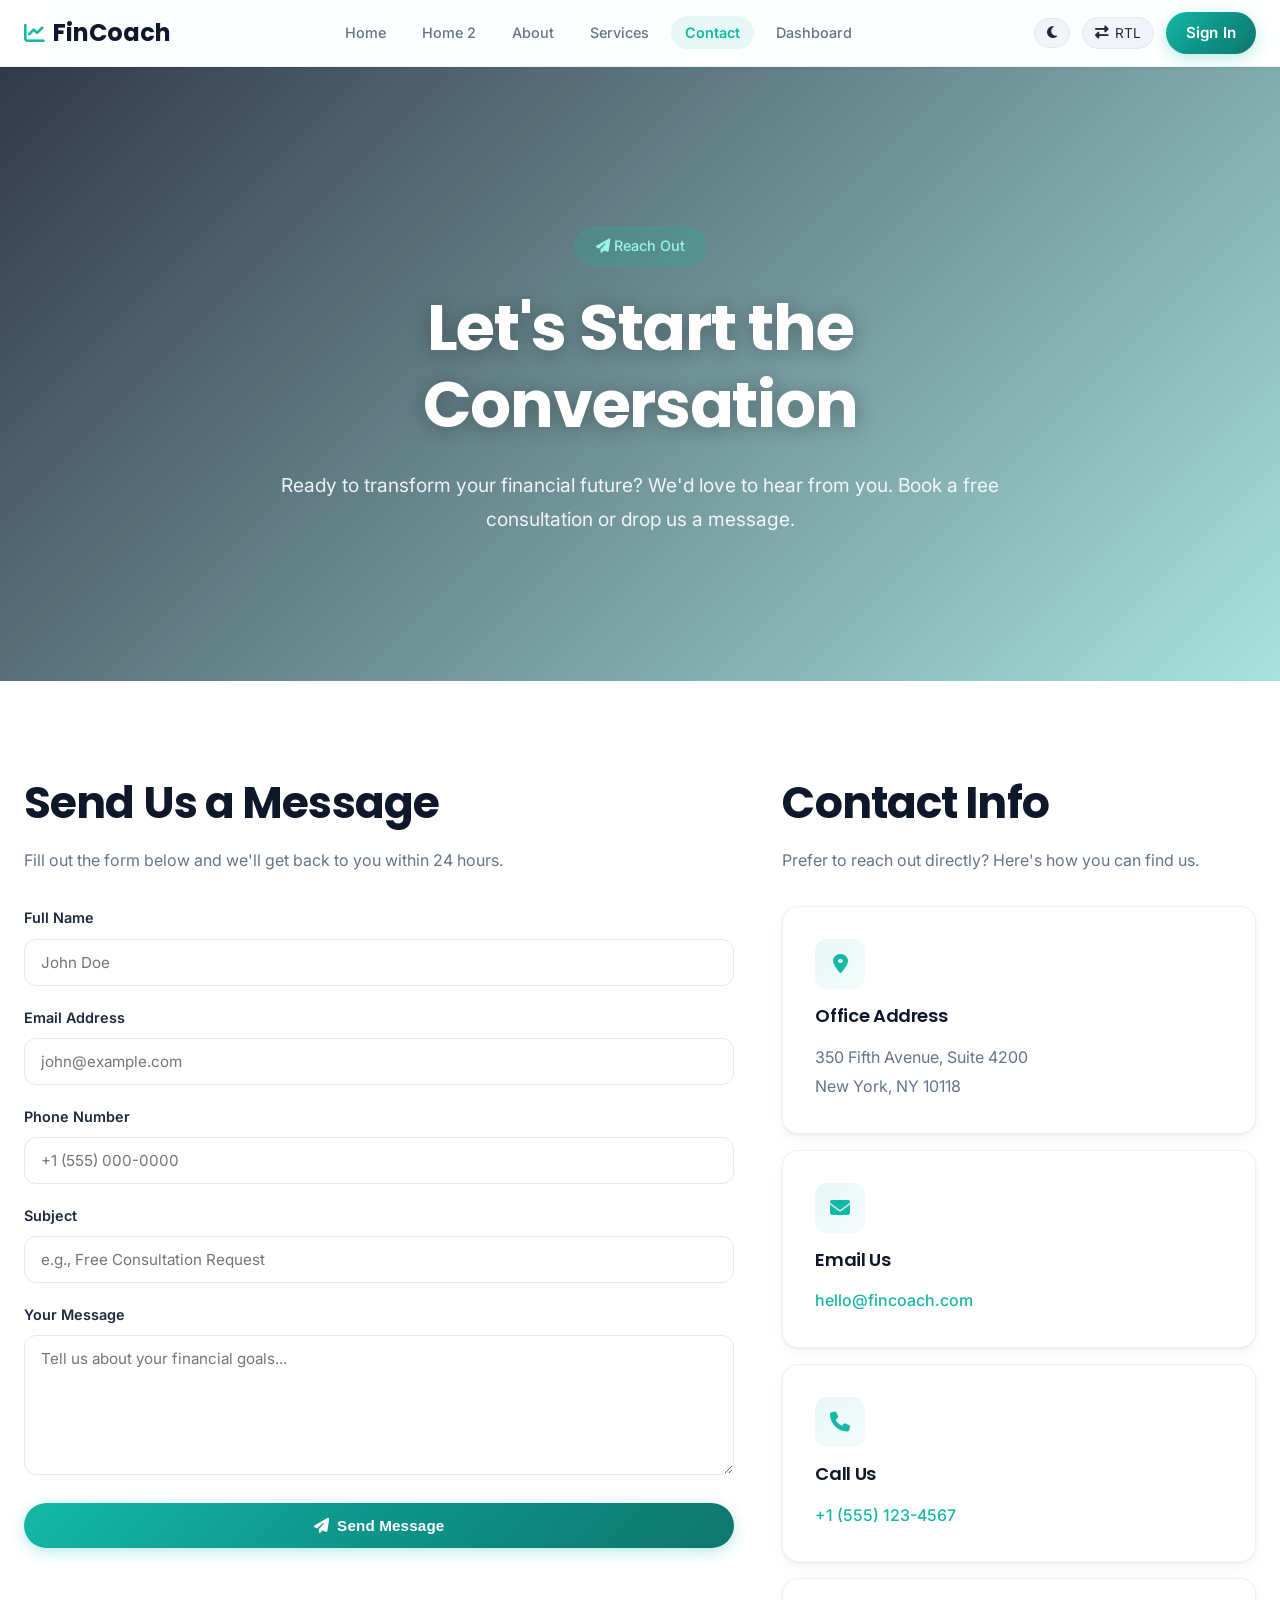
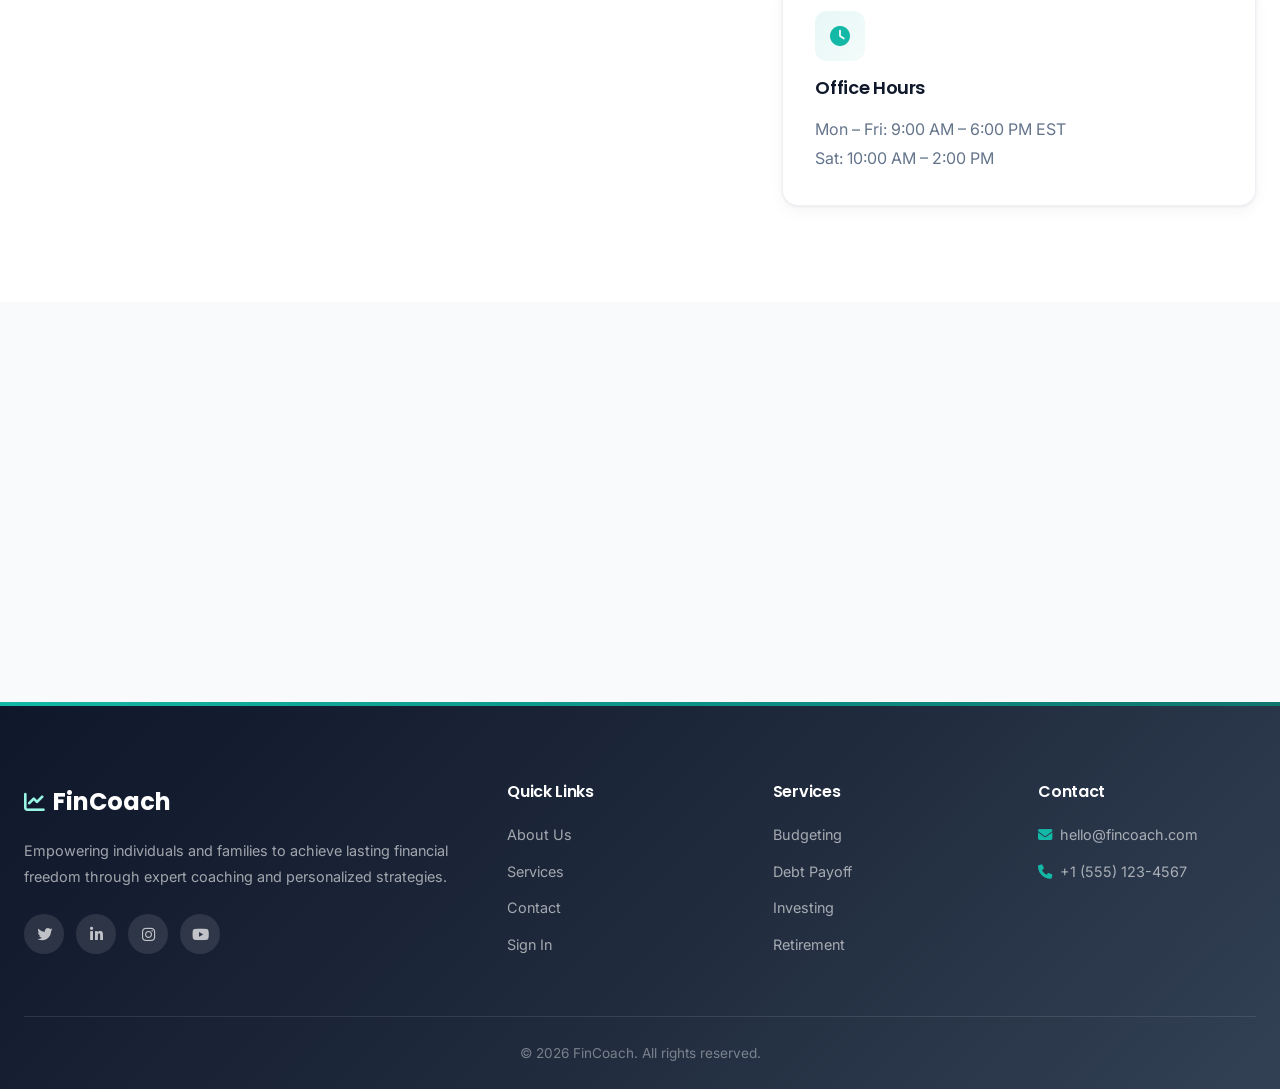
<file: contact.html>
<!DOCTYPE html>
<html lang="en">

<head>
    <meta charset="UTF-8">
    <meta name="viewport" content="width=device-width, initial-scale=1.0">
    <title>Contact Us - FinCoach</title>
    <meta name="description"
        content="Get in touch with FinCoach. Book your free consultation and start your journey to financial freedom.">

    <!-- Favicon -->
    <link rel="icon" type="image/svg+xml"
        href="data:image/svg+xml,<svg xmlns='http://www.w3.org/2000/svg' viewBox='0 0 100 100'><rect rx='20' width='100' height='100' fill='%230F172A'/><polyline points='10,70 30,45 50,55 70,25 90,35' stroke='%2314B8A6' stroke-width='8' fill='none' stroke-linecap='round' stroke-linejoin='round'/><polyline points='75,25 90,25 90,40' stroke='%2314B8A6' stroke-width='8' fill='none' stroke-linecap='round' stroke-linejoin='round'/></svg>">

    <!-- Fonts -->
    <link rel="preconnect" href="https://fonts.googleapis.com">
    <link rel="preconnect" href="https://fonts.gstatic.com" crossorigin>
    <link
        href="https://fonts.googleapis.com/css2?family=Inter:wght@400;500;600&family=Poppins:wght@500;600;700&display=swap"
        rel="stylesheet">

    <!-- Styles -->
    <link rel="stylesheet" href="css/style.css">
    <link rel="stylesheet" href="https://cdnjs.cloudflare.com/ajax/libs/font-awesome/6.4.0/css/all.min.css">
</head>

<body>

    <nav class="navbar">
        <div class="container nav-container">
            <a href="index.html" class="logo"><i class="fa-solid fa-chart-line"></i> FinCoach</a>
            <div class="nav-toggle"><i class="fa-solid fa-bars"></i></div>
            <ul class="nav-links">
                <li><a href="index.html">Home</a></li>
                <li><a href="home2.html">Home 2</a></li>
                <li><a href="about.html">About</a></li>
                <li><a href="services.html">Services</a></li>
                <li><a href="contact.html" class="active">Contact</a></li>
                <li><a href="dashboard.html">Dashboard</a></li>
                <li><a href="login.html" class="nav-cta">Sign In</a></li>

            </ul>
            <div class="nav-actions">
                <div class="theme-controls">
                    <button id="theme-toggle" class="control-btn" title="Toggle Dark/Light Mode"><i
                            class="fa-solid fa-moon"></i></button>
                    <button id="dir-toggle" class="control-btn" title="Toggle RTL/LTR"><i
                            class="fa-solid fa-right-left"></i> RTL</button>
                </div>
                <a href="login.html" class="btn btn-primary" style="padding: 0.5rem 1.25rem;">Sign In</a>

            </div>
        </div>
    </nav>

    <!-- Hero -->
    <header class="page-banner"
        style="background-image: url('https://images.unsplash.com/photo-1423666639041-f56000c27a9a?auto=format&fit=crop&q=80&w=1920');">
        <div class="banner-content animate-fade-in">
            <span class="subtitle"><i class="fa-solid fa-paper-plane"></i> Reach Out</span>
            <h1>Let's Start the Conversation</h1>
            <p>Ready to transform your financial future? We'd love to hear from you. Book a free consultation or drop us
                a message.</p>
        </div>
    </header>

    <!-- Contact Section -->
    <section class="section-padding bg-white">
        <div class="container">
            <div style="display: flex; flex-wrap: wrap; gap: 3rem;">

                <!-- Contact Form -->
                <div style="flex: 1.5; min-width: 350px;" class="animate-on-scroll">
                    <h2>Send Us a Message</h2>
                    <p style="margin-bottom: 2rem;">Fill out the form below and we'll get back to you within 24 hours.
                    </p>
                    <form class="contact-form">
                        <div class="form-group">
                            <label for="name">Full Name</label>
                            <input type="text" id="name" placeholder="John Doe" required>
                        </div>
                        <div class="form-group">
                            <label for="email">Email Address</label>
                            <input type="email" id="email" placeholder="john@example.com" required>
                        </div>
                        <div class="form-group">
                            <label for="phone">Phone Number</label>
                            <input type="tel" id="phone" placeholder="+1 (555) 000-0000">
                        </div>
                        <div class="form-group">
                            <label for="subject">Subject</label>
                            <input type="text" id="subject" placeholder="e.g., Free Consultation Request" required>
                        </div>
                        <div class="form-group">
                            <label for="message">Your Message</label>
                            <textarea id="message" rows="5" placeholder="Tell us about your financial goals..."
                                required></textarea>
                        </div>
                        <button type="submit" class="btn btn-primary" style="width: 100%;"><i
                                class="fa-solid fa-paper-plane"></i> Send Message</button>
                    </form>
                </div>

                <!-- Contact Info -->
                <div style="flex: 1; min-width: 280px;" class="animate-on-scroll delay-2">
                    <h2>Contact Info</h2>
                    <p style="margin-bottom: 2rem;">Prefer to reach out directly? Here's how you can find us.</p>

                    <div class="card" style="margin-bottom: 1rem;">
                        <div class="contact-icon"><i class="fa-solid fa-location-dot"></i></div>
                        <h4>Office Address</h4>
                        <p>350 Fifth Avenue, Suite 4200<br>New York, NY 10118</p>
                    </div>
                    <div class="card" style="margin-bottom: 1rem;">
                        <div class="contact-icon"><i class="fa-solid fa-envelope"></i></div>
                        <h4>Email Us</h4>
                        <p><a href="mailto:hello@fincoach.com"
                                style="color: var(--accent); font-weight: 500;">hello@fincoach.com</a></p>
                    </div>
                    <div class="card" style="margin-bottom: 1rem;">
                        <div class="contact-icon"><i class="fa-solid fa-phone"></i></div>
                        <h4>Call Us</h4>
                        <p><a href="tel:+15551234567" style="color: var(--accent); font-weight: 500;">+1 (555)
                                123-4567</a></p>
                    </div>
                    <div class="card">
                        <div class="contact-icon"><i class="fa-solid fa-clock"></i></div>
                        <h4>Office Hours</h4>
                        <p>Mon – Fri: 9:00 AM – 6:00 PM EST<br>Sat: 10:00 AM – 2:00 PM</p>
                    </div>
                </div>
            </div>
        </div>
    </section>

    <!-- Map -->
    <section style="height: 400px; width: 100%;">
        <iframe
            src="https://www.google.com/maps/embed?pb=!1m18!1m12!1m3!1d193595.15830869428!2d-74.119763973046!3d40.69766374874431!2m3!1f0!2f0!3f0!3m2!1i1024!2i768!4f13.1!3m3!1m2!1s0x89c24fa5d33f083b%3A0xc80b8f06e177fe62!2sNew%20York%2C%20NY!5e0!3m2!1sen!2sus!4v1700000000000!5m2!1sen!2sus"
            width="100%" height="100%" style="border:0;" allowfullscreen="" loading="lazy"
            referrerpolicy="no-referrer-when-downgrade"></iframe>
    </section>

    <!-- Footer -->
    <footer class="footer">
        <div class="container">
            <div class="footer-grid">
                <div class="footer-brand">
                    <a href="index.html" class="logo"><i class="fa-solid fa-chart-line"></i> FinCoach</a>
                    <p>Empowering individuals and families to achieve lasting financial freedom through expert coaching
                        and personalized strategies.</p>
                    <div class="footer-social">
                        <a href="#"><i class="fa-brands fa-twitter"></i></a>
                        <a href="#"><i class="fa-brands fa-linkedin-in"></i></a>
                        <a href="#"><i class="fa-brands fa-instagram"></i></a>
                        <a href="#"><i class="fa-brands fa-youtube"></i></a>
                    </div>
                </div>
                <div class="footer-column">
                    <h4>Quick Links</h4>
                    <ul>
                        <li><a href="about.html">About Us</a></li>
                        <li><a href="services.html">Services</a></li>
                        <li><a href="contact.html">Contact</a></li>
                        <li><a href="login.html">Sign In</a></li>
                    </ul>
                </div>
                <div class="footer-column">
                    <h4>Services</h4>
                    <ul>
                        <li><a href="services.html">Budgeting</a></li>
                        <li><a href="services.html">Debt Payoff</a></li>
                        <li><a href="services.html">Investing</a></li>
                        <li><a href="services.html">Retirement</a></li>
                    </ul>
                </div>
                <div class="footer-column">
                    <h4>Contact</h4>
                    <ul>
                        <li><a href="mailto:hello@fincoach.com"><i class="fa-solid fa-envelope"
                                    style="margin-right:0.5rem;color:var(--accent);"></i>hello@fincoach.com</a></li>
                        <li><a href="tel:+15551234567"><i class="fa-solid fa-phone"
                                    style="margin-right:0.5rem;color:var(--accent);"></i>+1 (555) 123-4567</a></li>
                    </ul>
                </div>
            </div>
            <div class="footer-bottom">
                <p>&copy; 2026 FinCoach. All rights reserved.</p>
            </div>
        </div>
    </footer>

    <script src="js/script.js"></script>
</body>

</html>
</file>
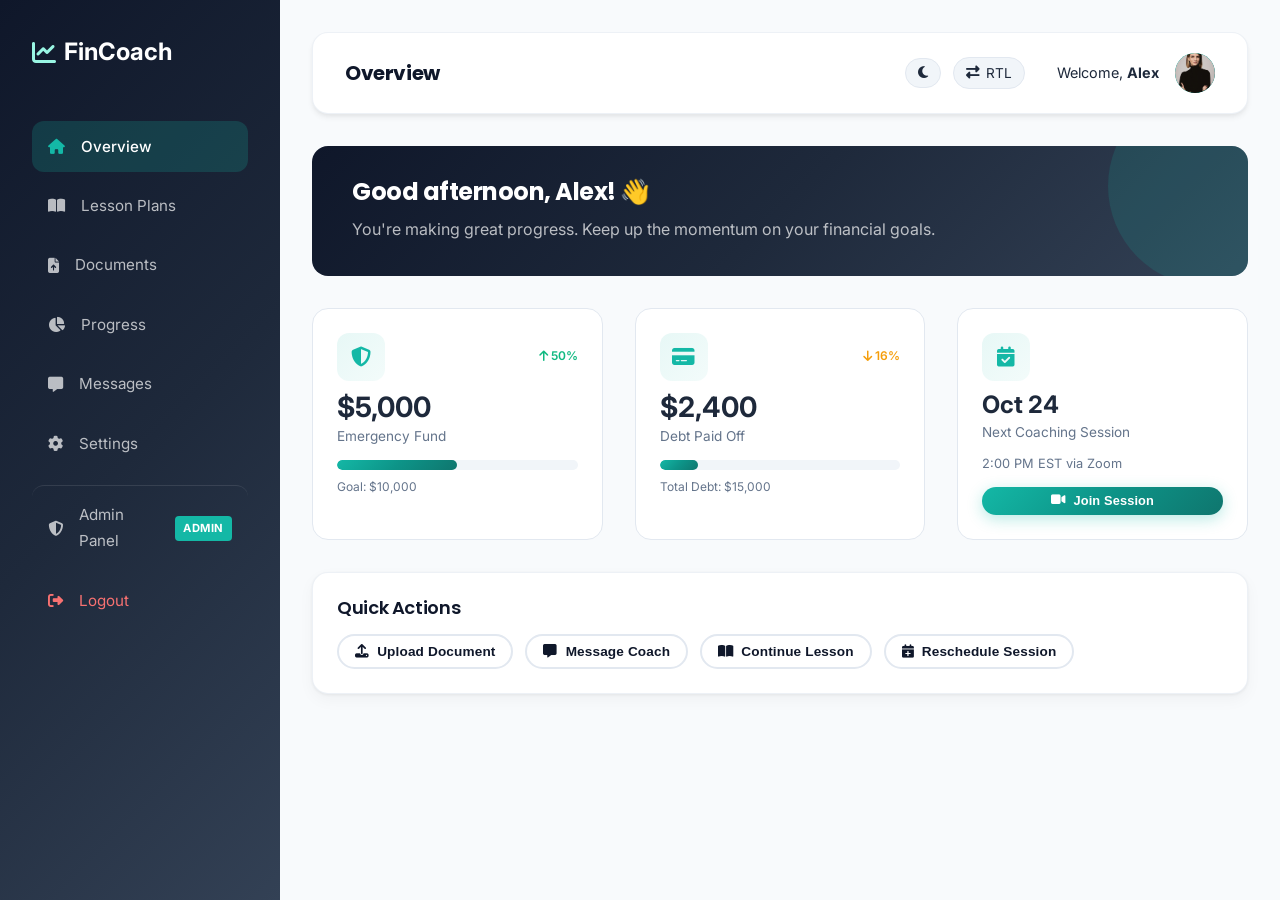
<file: dashboard.html>
<!DOCTYPE html>
<html lang="en">

<head>
    <meta charset="UTF-8">
    <meta name="viewport" content="width=device-width, initial-scale=1.0">
    <title>Client Dashboard - FinCoach</title>

    <!-- Favicon -->
    <link rel="icon" type="image/svg+xml"
        href="data:image/svg+xml,<svg xmlns='http://www.w3.org/2000/svg' viewBox='0 0 100 100'><rect rx='20' width='100' height='100' fill='%230F172A'/><polyline points='10,70 30,45 50,55 70,25 90,35' stroke='%2314B8A6' stroke-width='8' fill='none' stroke-linecap='round' stroke-linejoin='round'/><polyline points='75,25 90,25 90,40' stroke='%2314B8A6' stroke-width='8' fill='none' stroke-linecap='round' stroke-linejoin='round'/></svg>">

    <!-- Fonts -->
    <link rel="preconnect" href="https://fonts.googleapis.com">
    <link rel="preconnect" href="https://fonts.gstatic.com" crossorigin>
    <link
        href="https://fonts.googleapis.com/css2?family=Inter:wght@400;500;600&family=Poppins:wght@500;600;700&display=swap"
        rel="stylesheet">

    <!-- Styles -->
    <link rel="stylesheet" href="css/style.css">
    <link rel="stylesheet" href="https://cdnjs.cloudflare.com/ajax/libs/font-awesome/6.4.0/css/all.min.css">

    <style>
        /* Dashboard-specific enhanced styles */
        .dash-welcome {
            background: var(--gradient-primary);
            color: white;
            padding: 2rem 2.5rem;
            border-radius: var(--radius-lg);
            margin-bottom: 2rem;
            position: relative;
            overflow: hidden;
        }

        .dash-welcome::after {
            content: '';
            position: absolute;
            right: -60px;
            top: -60px;
            width: 200px;
            height: 200px;
            border-radius: 50%;
            background: rgba(20, 184, 166, 0.15);
        }

        .dash-welcome h2 {
            color: white;
            margin-bottom: 0.5rem;
        }

        .dash-welcome p {
            color: rgba(255, 255, 255, 0.7);
            margin: 0;
        }

        .metric-card {
            background: var(--card-bg);
            border-radius: var(--radius-lg);
            padding: 1.5rem;
            border: 1px solid var(--border-color);
            transition: all 0.3s ease;
            position: relative;
            overflow: hidden;
        }

        .metric-card::before {
            content: '';
            position: absolute;
            top: 0;
            left: 0;
            right: 0;
            height: 3px;
            background: var(--gradient-accent);
            opacity: 0;
            transition: opacity 0.3s ease;
        }

        .metric-card:hover {
            transform: translateY(-4px);
            box-shadow: var(--shadow-hover);
        }

        .metric-card:hover::before {
            opacity: 1;
        }

        .metric-icon {
            width: 48px;
            height: 48px;
            border-radius: var(--radius-md);
            display: flex;
            align-items: center;
            justify-content: center;
            font-size: 1.25rem;
            background: linear-gradient(135deg, rgba(20, 184, 166, 0.1), rgba(20, 184, 166, 0.05));
            color: var(--accent);
        }

        .metric-card:hover .metric-icon {
            background: var(--gradient-accent);
            color: white;
        }

        .metric-value {
            font-size: 1.75rem;
            font-weight: 700;
            color: var(--text-dark);
            line-height: 1;
            margin: 0.75rem 0 0.25rem;
        }

        .metric-label {
            font-size: 0.85rem;
            color: var(--secondary);
        }

        .lesson-card {
            background: var(--card-bg);
            border: 1px solid var(--border-color);
            border-radius: var(--radius-lg);
            overflow: hidden;
            transition: all 0.3s ease;
        }

        .lesson-card:hover {
            transform: translateY(-4px);
            box-shadow: var(--shadow-hover);
        }

        .lesson-cover {
            height: 120px;
            display: flex;
            align-items: center;
            justify-content: center;
            font-size: 2.5rem;
            color: white;
        }

        .lesson-body {
            padding: 1.25rem;
        }

        .lesson-body h4 {
            margin-bottom: 0.5rem;
        }

        .lesson-body p {
            font-size: 0.85rem;
            margin-bottom: 1rem;
        }

        .lesson-status {
            display: inline-flex;
            align-items: center;
            gap: 0.4rem;
            padding: 0.3rem 0.75rem;
            border-radius: var(--radius-full);
            font-size: 0.75rem;
            font-weight: 600;
        }

        .lesson-status.completed {
            background: rgba(16, 185, 129, 0.1);
            color: #10b981;
        }

        .lesson-status.active {
            background: rgba(20, 184, 166, 0.1);
            color: var(--accent);
        }

        .lesson-status.locked {
            background: var(--surface);
            color: var(--secondary);
        }

        .doc-row {
            display: flex;
            justify-content: space-between;
            align-items: center;
            padding: 1rem 1.25rem;
            border-bottom: 1px solid var(--border-color);
            transition: background 0.2s ease;
        }

        .doc-row:last-child {
            border-bottom: none;
        }

        .doc-row:hover {
            background: var(--surface);
        }

        .doc-icon {
            width: 40px;
            height: 40px;
            border-radius: var(--radius-sm);
            display: flex;
            align-items: center;
            justify-content: center;
            font-size: 1.1rem;
            background: rgba(248, 113, 113, 0.1);
            color: #f87171;
        }

        .doc-icon.shared {
            background: rgba(20, 184, 166, 0.1);
            color: var(--accent);
        }

        .doc-actions a {
            font-size: 0.85rem;
            font-weight: 500;
            padding: 0.3rem 0.75rem;
            border-radius: var(--radius-sm);
            transition: all 0.2s ease;
        }

        .doc-actions a:hover {
            background: rgba(20, 184, 166, 0.1);
        }

        /* Chat styles */
        .chat-layout {
            display: flex;
            border-radius: var(--radius-lg);
            overflow: hidden;
            border: 1px solid var(--border-color);
            background: var(--card-bg);
            height: 520px;
        }

        .chat-sidebar {
            width: 280px;
            border-right: 1px solid var(--border-color);
            padding: 1.25rem;
            overflow-y: auto;
            background: var(--card-bg);
        }

        .chat-contact {
            padding: 0.875rem;
            border-radius: var(--radius-md);
            cursor: pointer;
            transition: background 0.2s ease;
            margin-bottom: 0.25rem;
        }

        .chat-contact:hover,
        .chat-contact.active {
            background: var(--surface);
        }

        .chat-contact strong {
            display: block;
            font-size: 0.9rem;
            margin-bottom: 0.2rem;
        }

        .chat-contact p {
            font-size: 0.8rem;
            color: var(--secondary);
            white-space: nowrap;
            overflow: hidden;
            text-overflow: ellipsis;
            margin: 0;
        }

        .chat-main {
            flex: 1;
            display: flex;
            flex-direction: column;
        }

        .chat-messages {
            flex: 1;
            padding: 1.5rem;
            overflow-y: auto;
        }

        .chat-bubble {
            max-width: 75%;
            padding: 0.875rem 1rem;
            border-radius: var(--radius-lg);
            margin-bottom: 1rem;
            font-size: 0.9rem;
            line-height: 1.6;
        }

        .chat-bubble.incoming {
            background: var(--surface);
            color: var(--text-dark);
            border-bottom-left-radius: 4px;
        }

        .chat-bubble.outgoing {
            background: var(--gradient-accent);
            color: white;
            margin-left: auto;
            border-bottom-right-radius: 4px;
        }

        .chat-timestamp {
            font-size: 0.7rem;
            color: var(--secondary);
            margin-top: 0.25rem;
        }

        .chat-input-bar {
            padding: 1rem 1.25rem;
            border-top: 1px solid var(--border-color);
            display: flex;
            gap: 0.75rem;
            align-items: center;
        }

        .chat-input-bar input {
            flex: 1;
            padding: 0.75rem 1rem;
            border: 1.5px solid var(--border-color);
            border-radius: var(--radius-full);
            font-family: var(--font-body);
            font-size: 0.9rem;
            background: var(--card-bg);
            color: var(--text-dark);
            transition: border-color 0.3s ease;
        }

        .chat-input-bar input:focus {
            outline: none;
            border-color: var(--accent);
        }

        /* Progress visual */
        .progress-visual {
            background: var(--surface);
            border-radius: var(--radius-lg);
            padding: 2rem;
            display: flex;
            align-items: center;
            justify-content: center;
            min-height: 220px;
            border: 1px dashed var(--border-color);
        }

        .progress-visual .placeholder-icon {
            text-align: center;
            color: var(--secondary);
        }

        .progress-visual .placeholder-icon i {
            font-size: 3rem;
            margin-bottom: 1rem;
            color: var(--accent);
            opacity: 0.4;
        }

        /* Responsive dashboard adjustments */
        @media (max-width: 768px) {
            .chat-layout {
                flex-direction: column;
                height: auto;
            }

            .chat-sidebar {
                width: 100%;
                max-height: 180px;
                border-right: none;
                border-bottom: 1px solid var(--border-color);
            }

            .chat-messages {
                min-height: 250px;
            }

            .dash-welcome {
                padding: 1.5rem;
            }

            .metric-value {
                font-size: 1.4rem;
            }

            .doc-row {
                flex-direction: column;
                align-items: flex-start;
                gap: 0.75rem;
            }

            .dashboard-header {
                padding: 1rem;
            }

            .main-content {
                padding: 1rem;
            }
        }

        @media (max-width: 480px) {
            .main-content {
                padding: 0.75rem;
            }

            .metric-card {
                padding: 1.25rem;
            }
        }
    </style>
</head>

<body>

    <div class="dashboard-layout">

        <!-- Sidebar Navigation -->
        <aside class="sidebar" id="sidebar">
            <a href="index.html" class="sidebar-logo">
                <i class="fa-solid fa-chart-line"></i> FinCoach
            </a>
            <nav class="sidebar-nav">
                <a href="#" class="nav-item active" data-section="overview"><i class="fa-solid fa-house"></i>
                    Overview</a>
                <a href="#" class="nav-item" data-section="lessons"><i class="fa-solid fa-book-open"></i> Lesson
                    Plans</a>
                <a href="#" class="nav-item" data-section="uploads"><i class="fa-solid fa-file-arrow-up"></i>
                    Documents</a>
                <a href="#" class="nav-item" data-section="progress"><i class="fa-solid fa-chart-pie"></i> Progress</a>
                <a href="#" class="nav-item" data-section="messages"><i class="fa-solid fa-message"></i> Messages</a>
                <a href="#" class="nav-item" data-section="settings"><i class="fa-solid fa-gear"></i> Settings</a>
                <a href="admin-dashboard.html" class="admin-nav-link" style="margin-top: 0.5rem; border-top: 1px solid rgba(255,255,255,0.1); padding-top: 1rem;"><i class="fa-solid fa-shield-halved"></i> Admin Panel <span class="admin-badge">Admin</span></a>
                <a href="#" id="logout-btn" style="margin-top: auto; color: #f87171;"><i
                        class="fa-solid fa-right-from-bracket"></i> Logout</a>
            </nav>
        </aside>

        <!-- Main Content -->
        <main class="main-content">

            <!-- Dashboard Header -->
            <header class="dashboard-header">
                <div style="display: flex; align-items: center; gap: 1rem;">
                    <div class="dashboard-toggle" id="mobile-toggle"><i class="fa-solid fa-bars"></i></div>
                    <h2 id="section-title" style="margin: 0; font-size: 1.25rem;">Overview</h2>
                </div>
                <div class="user-profile">
                    <div class="theme-controls" style="margin-right: 1rem;">
                        <button id="theme-toggle" class="control-btn" title="Toggle Dark/Light Mode"><i
                                class="fa-solid fa-moon"></i></button>
                        <button id="dir-toggle" class="control-btn" title="Toggle RTL/LTR"><i
                                class="fa-solid fa-right-left"></i> RTL</button>
                    </div>
                    <span style="font-size: 0.9rem;">Welcome, <strong>Alex</strong></span>
                    <div class="avatar"><img src="./images/women.jpg" alt="Alex"
                            style="width: 100%; height: 100%; border-radius: 50%; object-fit: cover;"></div>
                </div>
            </header>

            <!-- Sections Container -->
            <div id="dashboard-sections">

                <!-- 1. Overview Section -->
                <section id="overview" class="content-section">
                    <div class="dash-welcome">
                        <h2 style="font-size: 1.5rem;">Good afternoon, Alex! 👋</h2>
                        <p>You're making great progress. Keep up the momentum on your financial goals.</p>
                    </div>

                    <div class="grid-3"
                        style="grid-template-columns: repeat(auto-fit, minmax(220px, 1fr)); margin-bottom: 2rem;">
                        <div class="metric-card">
                            <div style="display: flex; justify-content: space-between; align-items: center;">
                                <div class="metric-icon"><i class="fa-solid fa-shield-halved"></i></div>
                                <span style="font-size: 0.75rem; color: #10b981; font-weight: 600;"><i
                                        class="fa-solid fa-arrow-up"></i> 50%</span>
                            </div>
                            <div class="metric-value">$5,000</div>
                            <div class="metric-label">Emergency Fund</div>
                            <div class="progress-bar" style="margin-top: 0.75rem;">
                                <div class="progress-fill" style="width: 50%;"></div>
                            </div>
                            <p style="font-size: 0.75rem; color: var(--secondary); margin-top: 0.4rem;">Goal: $10,000
                            </p>
                        </div>
                        <div class="metric-card">
                            <div style="display: flex; justify-content: space-between; align-items: center;">
                                <div class="metric-icon"><i class="fa-solid fa-credit-card"></i></div>
                                <span style="font-size: 0.75rem; color: #f59e0b; font-weight: 600;"><i
                                        class="fa-solid fa-arrow-down"></i> 16%</span>
                            </div>
                            <div class="metric-value">$2,400</div>
                            <div class="metric-label">Debt Paid Off</div>
                            <div class="progress-bar" style="margin-top: 0.75rem;">
                                <div class="progress-fill" style="width: 16%;"></div>
                            </div>
                            <p style="font-size: 0.75rem; color: var(--secondary); margin-top: 0.4rem;">Total Debt:
                                $15,000</p>
                        </div>
                        <div class="metric-card">
                            <div style="display: flex; justify-content: space-between; align-items: center;">
                                <div class="metric-icon"><i class="fa-solid fa-calendar-check"></i></div>
                            </div>
                            <div class="metric-value" style="font-size: 1.5rem;">Oct 24</div>
                            <div class="metric-label">Next Coaching Session</div>
                            <p style="font-size: 0.8rem; color: var(--secondary); margin-top: 0.5rem;">2:00 PM EST via
                                Zoom</p>
                            <button class="btn btn-primary"
                                style="padding: 0.4rem 1rem; font-size: 0.8rem; margin-top: 0.75rem; width: 100%;"><i
                                    class="fa-solid fa-video"></i> Join Session</button>
                        </div>
                    </div>

                    <!-- Quick Actions -->
                    <div class="dashboard-card" style="padding: 1.5rem;">
                        <h4 style="margin-bottom: 1rem;">Quick Actions</h4>
                        <div style="display: flex; flex-wrap: wrap; gap: 0.75rem;">
                            <button class="btn btn-secondary" style="padding: 0.5rem 1rem; font-size: 0.85rem;"><i
                                    class="fa-solid fa-upload"></i> Upload Document</button>
                            <button class="btn btn-secondary" style="padding: 0.5rem 1rem; font-size: 0.85rem;"><i
                                    class="fa-solid fa-message"></i> Message Coach</button>
                            <button class="btn btn-secondary" style="padding: 0.5rem 1rem; font-size: 0.85rem;"><i
                                    class="fa-solid fa-book-open"></i> Continue Lesson</button>
                            <button class="btn btn-secondary" style="padding: 0.5rem 1rem; font-size: 0.85rem;"><i
                                    class="fa-solid fa-calendar-plus"></i> Reschedule Session</button>
                        </div>
                    </div>
                </section>

                <!-- 2. Lesson Plans Section -->
                <section id="lessons" class="content-section" style="display: none;">
                    <h3 style="margin-bottom: 1.5rem;">Your Learning Path</h3>
                    <div class="grid-3">
                        <div class="lesson-card">
                            <div class="lesson-cover" style="background: var(--gradient-accent);">
                                <i class="fa-solid fa-brain"></i>
                            </div>
                            <div class="lesson-body">
                                <h4>Module 1: Money Mindset</h4>
                                <p>Rewire your brain for financial success and develop healthy money habits.</p>
                                <span class="lesson-status completed"><i class="fa-solid fa-circle-check"></i>
                                    Completed</span>
                            </div>
                        </div>
                        <div class="lesson-card" style="border: 2px solid var(--accent);">
                            <div class="lesson-cover" style="background: var(--gradient-primary);">
                                <i class="fa-solid fa-calculator"></i>
                            </div>
                            <div class="lesson-body">
                                <h4>Module 2: Budgeting Mastery</h4>
                                <p>Create a 12-month spending roadmap aligned with your goals.</p>
                                <div
                                    style="display: flex; align-items: center; justify-content: space-between; flex-wrap: wrap; gap: 0.5rem;">
                                    <span class="lesson-status active"><i class="fa-solid fa-play"></i> In
                                        Progress</span>
                                    <button class="btn btn-primary"
                                        style="padding: 0.35rem 0.75rem; font-size: 0.8rem;">Continue</button>
                                </div>
                            </div>
                        </div>
                        <div class="lesson-card" style="opacity: 0.6;">
                            <div class="lesson-cover" style="background: var(--surface);">
                                <i class="fa-solid fa-lock" style="color: var(--secondary);"></i>
                            </div>
                            <div class="lesson-body">
                                <h4>Module 3: Investment Deep Dive</h4>
                                <p>Unlock after completing Module 2 to explore stocks, bonds & ETFs.</p>
                                <span class="lesson-status locked"><i class="fa-solid fa-lock"></i> Locked</span>
                            </div>
                        </div>
                    </div>
                </section>

                <!-- 3. Documents Section -->
                <section id="uploads" class="content-section" style="display: none;">
                    <div
                        style="display: flex; justify-content: space-between; align-items: center; margin-bottom: 1.5rem; flex-wrap: wrap; gap: 1rem;">
                        <h3 style="margin: 0;">Secure Document Vault</h3>
                        <button class="btn btn-primary" style="padding: 0.5rem 1rem;"><i class="fa-solid fa-upload"></i>
                            Upload Document</button>
                    </div>
                    <div class="dashboard-card" style="padding: 0; overflow: hidden;">
                        <div class="doc-row">
                            <div style="display: flex; align-items: center; gap: 1rem;">
                                <div class="doc-icon"><i class="fa-solid fa-file-pdf"></i></div>
                                <div>
                                    <h4 style="margin: 0; font-size: 0.9rem;">Bank_Statement_Sept.pdf</h4>
                                    <p style="font-size: 0.8rem; margin: 0;">Uploaded Oct 02, 2024 · 1.2 MB</p>
                                </div>
                            </div>
                            <div class="doc-actions" style="display: flex; gap: 0.5rem;">
                                <a href="#" class="text-accent">View</a>
                                <a href="#" style="color: var(--secondary);">Download</a>
                            </div>
                        </div>
                        <div class="doc-row">
                            <div style="display: flex; align-items: center; gap: 1rem;">
                                <div class="doc-icon shared"><i class="fa-solid fa-file-lines"></i></div>
                                <div>
                                    <h4 style="margin: 0; font-size: 0.9rem;">FinCoach_Workbook_v1.docx</h4>
                                    <p style="font-size: 0.8rem; margin: 0;">Shared by Coach · Oct 01, 2024</p>
                                </div>
                            </div>
                            <div class="doc-actions" style="display: flex; gap: 0.5rem;">
                                <a href="#" class="text-accent">View</a>
                                <a href="#" style="color: var(--secondary);">Download</a>
                            </div>
                        </div>
                        <div class="doc-row">
                            <div style="display: flex; align-items: center; gap: 1rem;">
                                <div class="doc-icon"><i class="fa-solid fa-file-pdf"></i></div>
                                <div>
                                    <h4 style="margin: 0; font-size: 0.9rem;">Tax_Return_2023.pdf</h4>
                                    <p style="font-size: 0.8rem; margin: 0;">Uploaded Sept 15, 2024 · 3.8 MB</p>
                                </div>
                            </div>
                            <div class="doc-actions" style="display: flex; gap: 0.5rem;">
                                <a href="#" class="text-accent">View</a>
                                <a href="#" style="color: var(--secondary);">Download</a>
                            </div>
                        </div>
                    </div>
                </section>

                <!-- 4. Progress Section -->
                <section id="progress" class="content-section" style="display: none;">
                    <h3 style="margin-bottom: 1.5rem;">Your Financial Progress</h3>

                    <div class="dashboard-card" style="margin-bottom: 2rem;">
                        <h4 style="margin-bottom: 1rem;">Net Worth Growth</h4>
                        <div class="progress-visual">
                            <div class="placeholder-icon">
                                <i class="fa-solid fa-chart-area"></i>
                                <p>Growth chart will appear here once we have enough data points.</p>
                            </div>
                        </div>
                    </div>

                    <div class="grid-3" style="grid-template-columns: repeat(auto-fit, minmax(200px, 1fr));">
                        <div class="metric-card" style="text-align: center;">
                            <div class="metric-icon" style="margin: 0 auto;"><i class="fa-solid fa-piggy-bank"></i>
                            </div>
                            <div class="metric-value" style="color: var(--accent); margin-top: 0.75rem;">+$2,300</div>
                            <div class="metric-label">Saved This Month</div>
                        </div>
                        <div class="metric-card" style="text-align: center;">
                            <div class="metric-icon" style="margin: 0 auto;"><i
                                    class="fa-solid fa-arrow-trend-down"></i></div>
                            <div class="metric-value" style="color: #f87171; margin-top: 0.75rem;">-$1,150</div>
                            <div class="metric-label">Debt Reduced</div>
                        </div>
                        <div class="metric-card" style="text-align: center;">
                            <div class="metric-icon" style="margin: 0 auto;"><i class="fa-solid fa-bullseye"></i></div>
                            <div class="metric-value" style="color: var(--accent); margin-top: 0.75rem;">82%</div>
                            <div class="metric-label">Budget Adherence</div>
                        </div>
                    </div>
                </section>

                <!-- 5. Messages Section -->
                <section id="messages" class="content-section" style="display: none;">
                    <h3 style="margin-bottom: 1.5rem;">Coaching Support</h3>
                    <div class="chat-layout">
                        <div class="chat-sidebar">
                            <h4 style="margin-bottom: 0.75rem; font-size: 0.9rem;">Conversations</h4>
                            <div class="chat-contact active">
                                <strong>Coach Sarah</strong>
                                <p>You're doing great with the budget...</p>
                            </div>
                            <div class="chat-contact">
                                <strong>Support Team</strong>
                                <p>Your upload was successful.</p>
                            </div>
                        </div>
                        <div class="chat-main">
                            <div class="chat-messages">
                                <div>
                                    <div class="chat-bubble incoming">Hello Alex! I've reviewed your latest budget.
                                        You're doing great with the reduction in dining out!</div>
                                    <div class="chat-timestamp">Sarah · 10:45 AM</div>
                                </div>
                                <div>
                                    <div class="chat-bubble outgoing">Thanks Sarah! I found a few more areas to cut back
                                        on this week.</div>
                                    <div class="chat-timestamp" style="text-align: right;">You · 11:15 AM</div>
                                </div>
                                <div>
                                    <div class="chat-bubble incoming">That's excellent! Let's review your progress in
                                        detail during our next session. I'll prepare some suggestions for your
                                        investment plan too.</div>
                                    <div class="chat-timestamp">Sarah · 11:22 AM</div>
                                </div>
                            </div>
                            <div class="chat-input-bar">
                                <input type="text" placeholder="Type your message...">
                                <button class="btn btn-primary" style="padding: 0.6rem 1.25rem;"><i
                                        class="fa-solid fa-paper-plane"></i></button>
                            </div>
                        </div>
                    </div>
                </section>

                <!-- 6. Settings Section -->
                <section id="settings" class="content-section" style="display: none;">
                    <h3 style="margin-bottom: 1.5rem;">Account & Profile</h3>
                    <div class="dashboard-card">
                        <form id="settings-form">
                            <div
                                style="display: grid; grid-template-columns: repeat(auto-fit, minmax(280px, 1fr)); gap: 2rem;">
                                <div>
                                    <h4 style="margin-bottom: 1rem; color: var(--secondary);"><i
                                            class="fa-solid fa-user"
                                            style="margin-right: 0.5rem; color: var(--accent);"></i> Basic Information
                                    </h4>
                                    <div class="form-group">
                                        <label>Full Name</label>
                                        <input type="text" value="Alex Morgan">
                                    </div>
                                    <div class="form-group">
                                        <label>Email Address</label>
                                        <input type="email" value="alex@example.com">
                                    </div>
                                    <div class="form-group">
                                        <label>Phone Number</label>
                                        <input type="tel" value="+1 (555) 000-0000">
                                    </div>
                                </div>
                                <div>
                                    <h4 style="margin-bottom: 1rem; color: var(--secondary);"><i
                                            class="fa-solid fa-lock"
                                            style="margin-right: 0.5rem; color: var(--accent);"></i> Security</h4>
                                    <div class="form-group">
                                        <label>Current Password</label>
                                        <input type="password" placeholder="••••••••">
                                    </div>
                                    <div class="form-group">
                                        <label>New Password</label>
                                        <input type="password" placeholder="Enter new password">
                                    </div>
                                    <div class="form-group">
                                        <label>Confirm New Password</label>
                                        <input type="password" placeholder="Confirm new password">
                                    </div>
                                </div>
                            </div>
                            <div
                                style="margin-top: 2rem; padding-top: 1.5rem; border-top: 1px solid var(--border-color); display: flex; justify-content: flex-end; gap: 1rem; flex-wrap: wrap;">
                                <button type="button" class="btn btn-secondary">Cancel</button>
                                <button type="submit" class="btn btn-primary"><i class="fa-solid fa-check"></i> Save
                                    Changes</button>
                            </div>
                        </form>
                    </div>
                </section>
            </div>

        </main>
    </div>

    <script src="js/script.js"></script>
    <script>
        document.addEventListener('DOMContentLoaded', () => {
            // Tab Switching Logic
            const navItems = document.querySelectorAll('.nav-item');
            const sections = document.querySelectorAll('.content-section');
            const sectionTitle = document.getElementById('section-title');
            const sidebar = document.getElementById('sidebar');
            const mobileToggle = document.getElementById('mobile-toggle');

            navItems.forEach(item => {
                item.addEventListener('click', (e) => {
                    e.preventDefault();
                    navItems.forEach(i => i.classList.remove('active'));
                    item.classList.add('active');

                    const targetId = item.getAttribute('data-section');
                    sections.forEach(section => {
                        section.style.display = section.id === targetId ? 'block' : 'none';
                    });

                    sectionTitle.textContent = item.textContent.trim();

                    if (window.innerWidth <= 1024) {
                        sidebar.classList.remove('active');
                    }
                });
            });

            if (mobileToggle) {
                mobileToggle.addEventListener('click', () => {
                    sidebar.classList.toggle('active');
                });
            }

            // Close sidebar when clicking outside on mobile
            document.addEventListener('click', (e) => {
                if (window.innerWidth <= 1024 &&
                    sidebar.classList.contains('active') &&
                    !sidebar.contains(e.target) &&
                    !mobileToggle.contains(e.target)) {
                    sidebar.classList.remove('active');
                }
            });

            const logoutBtn = document.getElementById('logout-btn');
            if (logoutBtn) {
                logoutBtn.addEventListener('click', (e) => {
                    e.preventDefault();
                    if (confirm('Are you sure you want to logout?')) {
                        alert('You have been successfully logged out.');
                        window.location.href = 'index.html';
                    }
                });
            }

            const settingsForm = document.getElementById('settings-form');
            if (settingsForm) {
                settingsForm.addEventListener('submit', (e) => {
                    e.preventDefault();
                    alert('Settings updated successfully!');
                });
            }
        });
    </script>
</body>

</html>
</file>
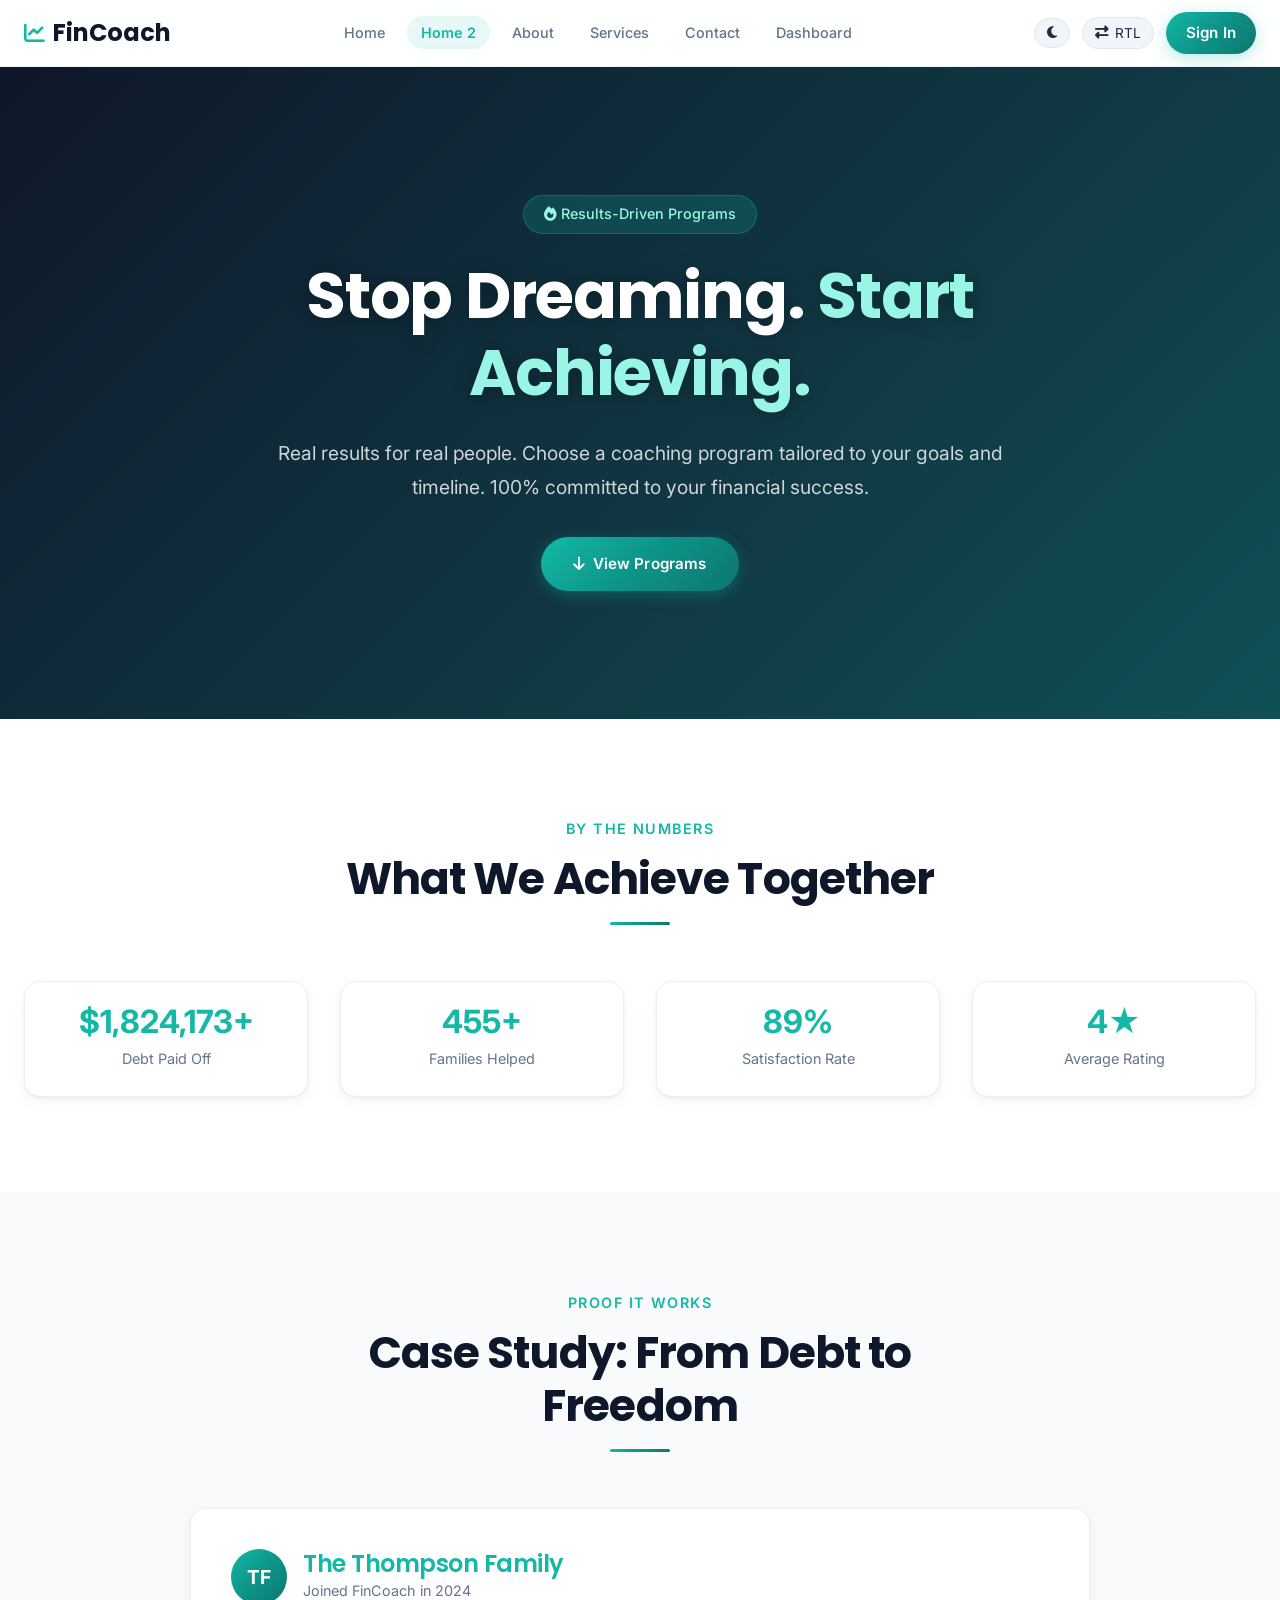
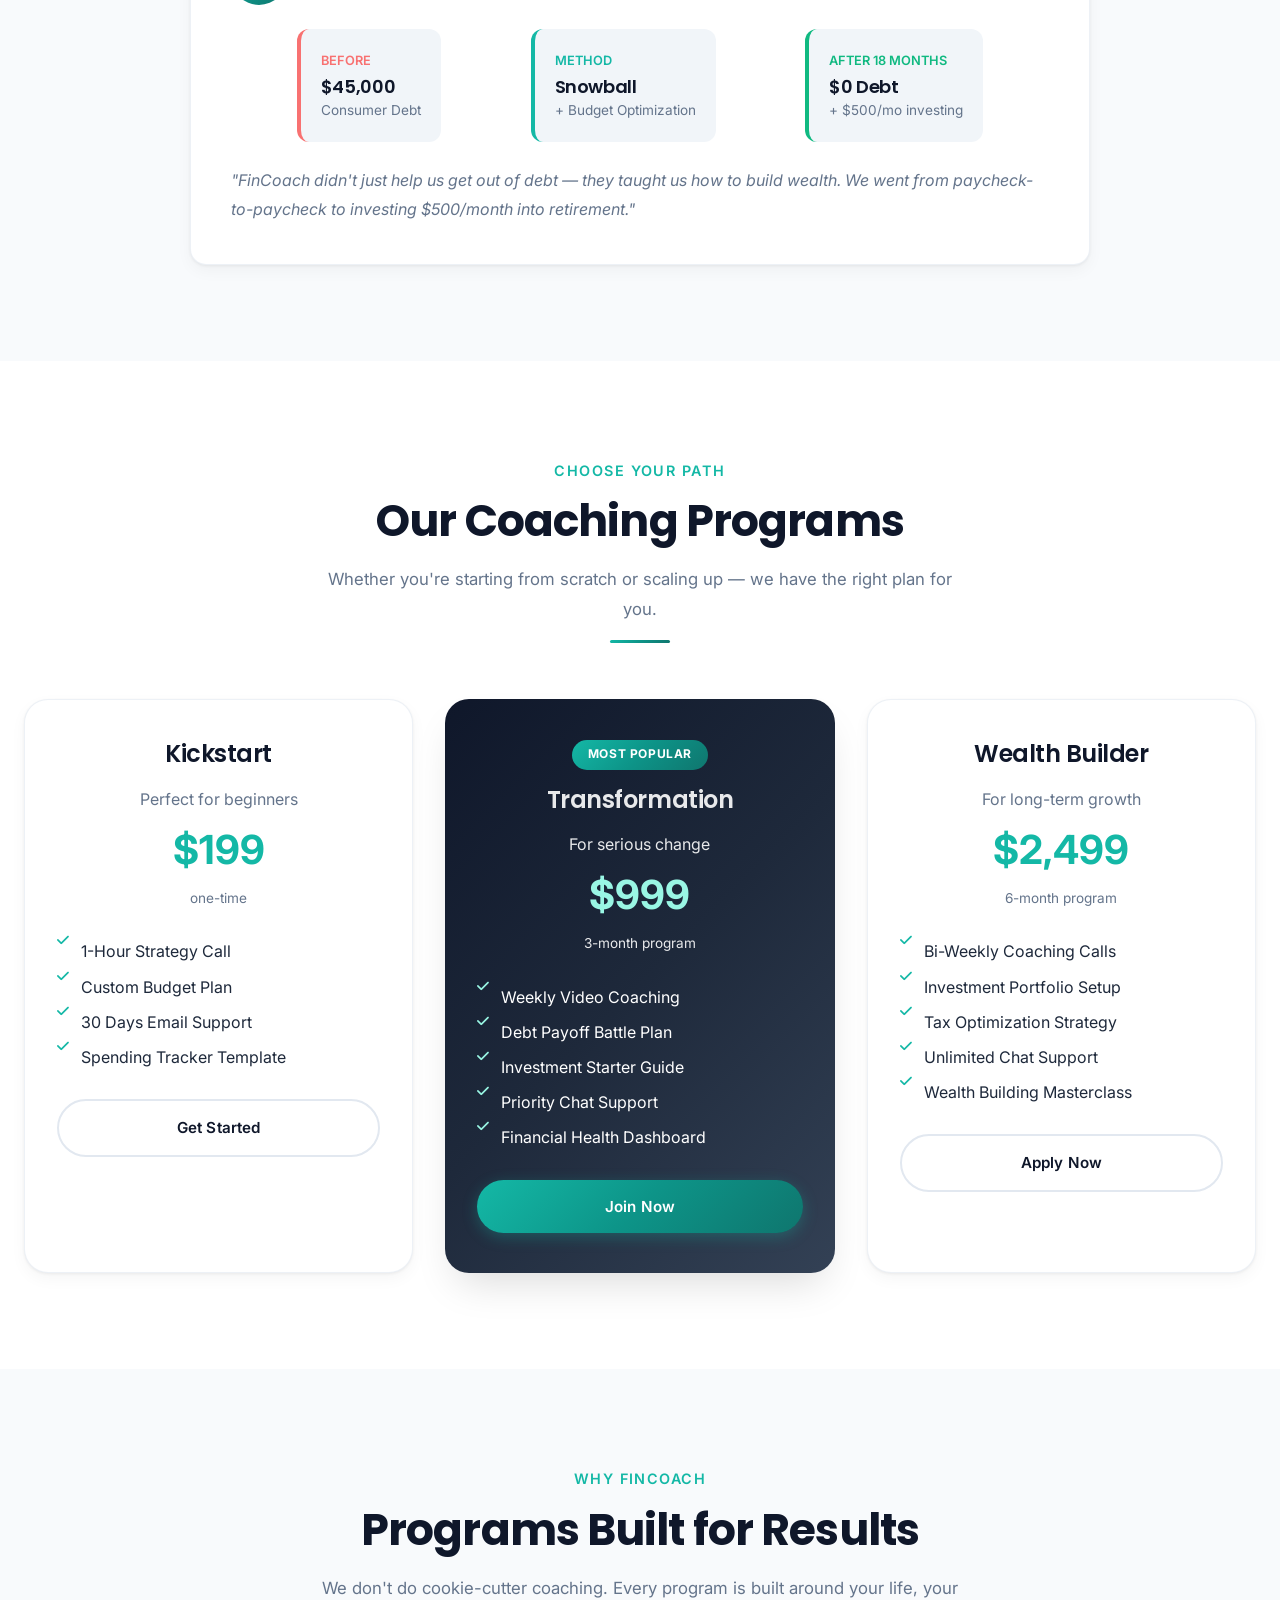
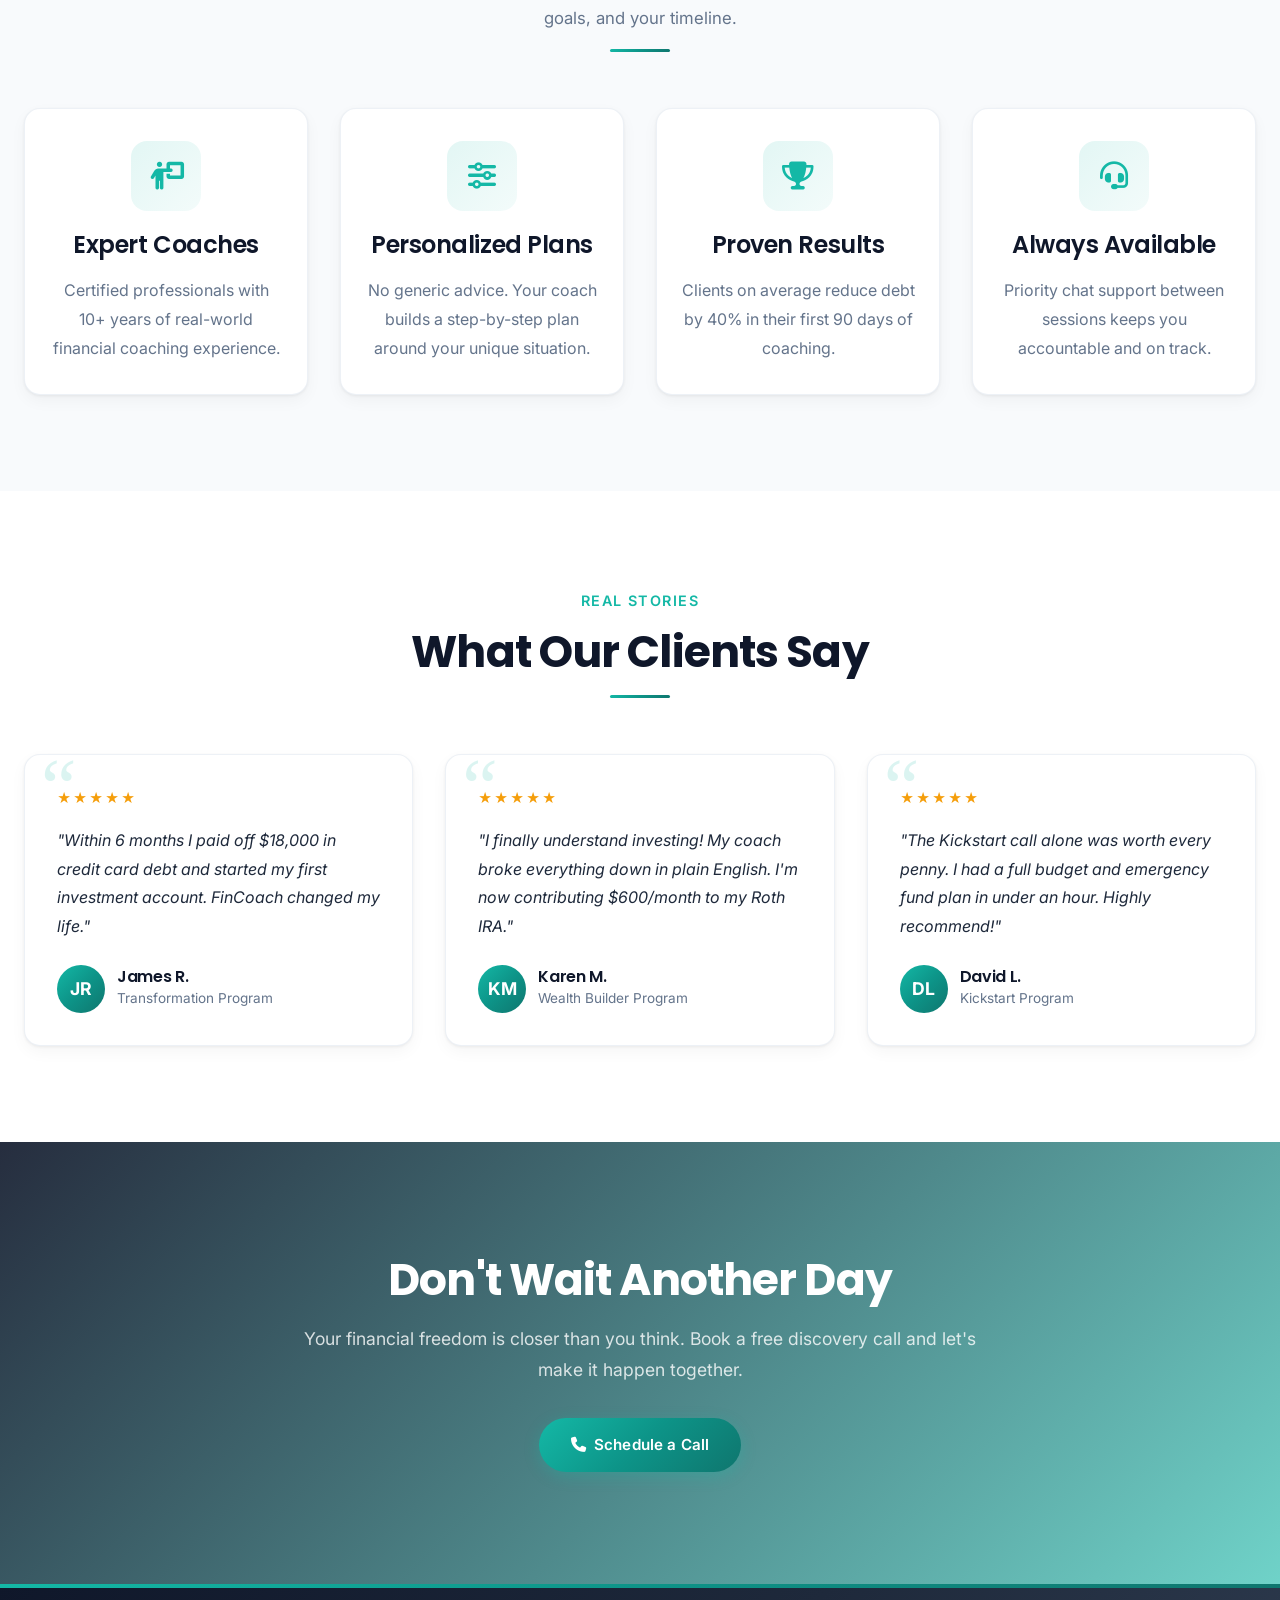
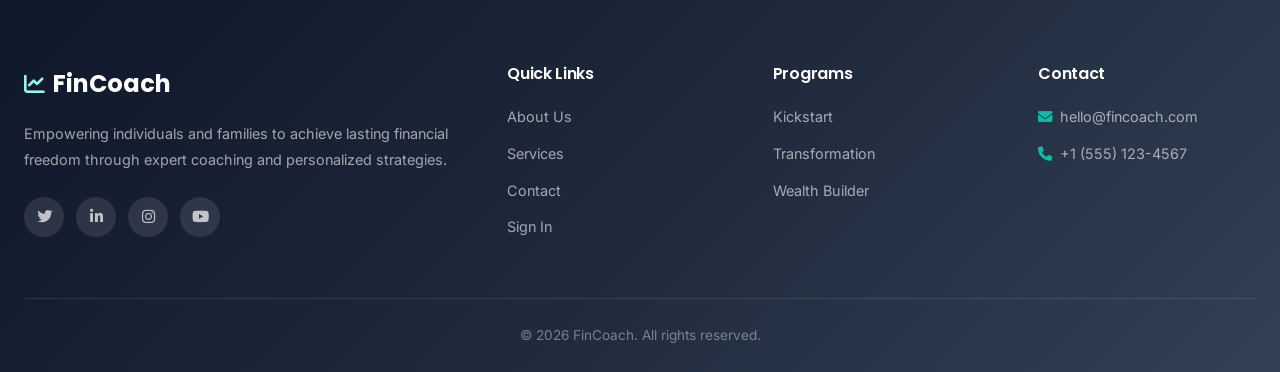
<file: home2.html>
<!DOCTYPE html>
<html lang="en">

<head>
    <meta charset="UTF-8">
    <meta name="viewport" content="width=device-width, initial-scale=1.0">
    <title>FinCoach - Coaching Programs</title>
    <meta name="description" content="Achieve your financial goals with our results-driven coaching programs.">

    <!-- Favicon -->
    <link rel="icon" type="image/svg+xml"
        href="data:image/svg+xml,<svg xmlns='http://www.w3.org/2000/svg' viewBox='0 0 100 100'><rect rx='20' width='100' height='100' fill='%230F172A'/><polyline points='10,70 30,45 50,55 70,25 90,35' stroke='%2314B8A6' stroke-width='8' fill='none' stroke-linecap='round' stroke-linejoin='round'/><polyline points='75,25 90,25 90,40' stroke='%2314B8A6' stroke-width='8' fill='none' stroke-linecap='round' stroke-linejoin='round'/></svg>">

    <!-- Fonts -->
    <link rel="preconnect" href="https://fonts.googleapis.com">
    <link rel="preconnect" href="https://fonts.gstatic.com" crossorigin>
    <link
        href="https://fonts.googleapis.com/css2?family=Inter:wght@400;500;600&family=Poppins:wght@500;600;700&display=swap"
        rel="stylesheet">

    <!-- Styles -->
    <link rel="stylesheet" href="css/style.css">
    <link rel="stylesheet" href="https://cdnjs.cloudflare.com/ajax/libs/font-awesome/6.4.0/css/all.min.css">
</head>

<body>

    <!-- Navigation -->
    <nav class="navbar">
        <div class="container nav-container">
            <a href="index.html" class="logo">
                <i class="fa-solid fa-chart-line"></i> FinCoach
            </a>
            <div class="nav-toggle">
                <i class="fa-solid fa-bars"></i>
            </div>
            <ul class="nav-links">
                <li><a href="index.html">Home</a></li>
                <li><a href="home2.html" class="active">Home 2</a></li>
                <li><a href="about.html">About</a></li>
                <li><a href="services.html">Services</a></li>
                <li><a href="contact.html">Contact</a></li>
                <li><a href="dashboard.html">Dashboard</a></li>
                <li><a href="login.html" class="nav-cta">Sign In</a></li>

            </ul>
            <div class="nav-actions">
                <div class="theme-controls">
                    <button id="theme-toggle" class="control-btn" title="Toggle Dark/Light Mode"><i
                            class="fa-solid fa-moon"></i></button>
                    <button id="dir-toggle" class="control-btn" title="Toggle RTL/LTR"><i
                            class="fa-solid fa-right-left"></i> RTL</button>
                </div>
                <a href="login.html" class="btn btn-primary" style="padding: 0.5rem 1.25rem;">Sign In</a>

            </div>
        </div>
    </nav>

    <!-- Hero (Results Focused) -->
    <header class="page-banner hero-alt"
        style="background-image: url('https://images.unsplash.com/photo-1579621970563-ebec7560ff3e?auto=format&fit=crop&q=80&w=1920');">
        <div class="banner-content animate-fade-in">
            <span class="subtitle"><i class="fa-solid fa-fire"></i> Results-Driven Programs</span>
            <h1>Stop Dreaming. <span style="color: var(--accent-light);">Start Achieving.</span></h1>
            <p>Real results for real people. Choose a coaching program tailored to your goals and timeline. 100%
                committed to your financial success.</p>
            <a href="#programs" class="btn btn-primary"><i class="fa-solid fa-arrow-down"></i> View Programs</a>
        </div>
    </header>

    <!-- Stats Section -->
    <section class="section-padding bg-white">
        <div class="container">
            <div class="section-header animate-on-scroll">
                <span class="section-label">By The Numbers</span>
                <h2>What We Achieve Together</h2>
                <div class="section-divider"></div>
            </div>
            <div class="grid-4">
                <div class="stat-card animate-on-scroll delay-1" style="padding: 1.5rem 1rem;">
                    <span class="stat-number" data-count="2000000" data-prefix="$" data-suffix="+"
                        style="font-size: clamp(1.5rem, 3vw, 2rem);">$0</span>
                    <p style="font-size: 0.9rem;">Debt Paid Off</p>
                </div>
                <div class="stat-card animate-on-scroll delay-2" style="padding: 1.5rem 1rem;">
                    <span class="stat-number" data-count="500" data-suffix="+"
                        style="font-size: clamp(1.5rem, 3vw, 2rem);">0</span>
                    <p style="font-size: 0.9rem;">Families Helped</p>
                </div>
                <div class="stat-card animate-on-scroll delay-3" style="padding: 1.5rem 1rem;">
                    <span class="stat-number" data-count="98" data-suffix="%"
                        style="font-size: clamp(1.5rem, 3vw, 2rem);">0</span>
                    <p style="font-size: 0.9rem;">Satisfaction Rate</p>
                </div>
                <div class="stat-card animate-on-scroll delay-4" style="padding: 1.5rem 1rem;">
                    <span class="stat-number" data-count="5" data-suffix="★"
                        style="font-size: clamp(1.5rem, 3vw, 2rem);">0</span>
                    <p style="font-size: 0.9rem;">Average Rating</p>
                </div>
            </div>
        </div>
    </section>

    <!-- Case Study -->
    <section class="section-padding">
        <div class="container">
            <div class="section-header animate-on-scroll">
                <span class="section-label">Proof It Works</span>
                <h2>Case Study: From Debt to Freedom</h2>
                <div class="section-divider"></div>
            </div>
            <div class="animate-on-scroll" style="max-width: 900px; margin: 0 auto;">
                <div class="card" style="padding: 2.5rem;">
                    <div style="display: flex; align-items: center; gap: 1rem; margin-bottom: 1.5rem;">
                        <div class="testimonial-avatar" style="width: 56px; height: 56px; font-size: 1.2rem;">TF</div>
                        <div>
                            <h3 style="margin: 0; color: var(--accent);">The Thompson Family</h3>
                            <p style="margin: 0; font-size: 0.9rem;">Joined FinCoach in 2024</p>
                        </div>
                    </div>

                    <div class="grid-3"
                        style="gap: 1.5rem; margin-bottom: 1.5rem; display: flex; justify-content: space-evenly;">
                        <div
                            style="background: var(--surface); padding: 1.25rem; border-radius: var(--radius-md); border-left: 4px solid #f87171;">
                            <p style="font-size: 0.8rem; margin-bottom: 0.25rem; font-weight: 600; color: #f87171;">
                                BEFORE</p>
                            <h4 style="margin: 0;">$45,000</h4>
                            <p style="font-size: 0.85rem; margin: 0;">Consumer Debt</p>
                        </div>
                        <div
                            style="background: var(--surface); padding: 1.25rem; border-radius: var(--radius-md); border-left: 4px solid var(--accent);">
                            <p
                                style="font-size: 0.8rem; margin-bottom: 0.25rem; font-weight: 600; color: var(--accent);">
                                METHOD</p>
                            <h4 style="margin: 0;">Snowball</h4>
                            <p style="font-size: 0.85rem; margin: 0;">+ Budget Optimization</p>
                        </div>
                        <div
                            style="background: var(--surface); padding: 1.25rem; border-radius: var(--radius-md); border-left: 4px solid #10b981;">
                            <p style="font-size: 0.8rem; margin-bottom: 0.25rem; font-weight: 600; color: #10b981;">
                                AFTER 18 MONTHS</p>
                            <h4 style="margin: 0;">$0 Debt</h4>
                            <p style="font-size: 0.85rem; margin: 0;">+ $500/mo investing</p>
                        </div>
                    </div>
                    <p style="font-style: italic; color: var(--secondary);">"FinCoach didn't just help us get out of
                        debt — they taught us how to build wealth. We went from paycheck-to-paycheck to investing
                        $500/month into retirement."</p>
                </div>
            </div>
        </div>
    </section>

    <!-- Coaching Programs / Pricing -->
    <section id="programs" class="section-padding bg-white">
        <div class="container">
            <div class="section-header animate-on-scroll">
                <span class="section-label">Choose Your Path</span>
                <h2>Our Coaching Programs</h2>
                <p>Whether you're starting from scratch or scaling up — we have the right plan for you.</p>
                <div class="section-divider"></div>
            </div>
            <div class="grid-3">
                <div class="pricing-card animate-on-scroll delay-1">
                    <h3>Kickstart</h3>
                    <p style="color: var(--secondary); margin-bottom: 0.5rem;">Perfect for beginners</p>
                    <div class="pricing-amount">$199</div>
                    <p style="font-size: 0.85rem; color: var(--secondary);">one-time</p>
                    <ul class="pricing-features">
                        <li><i class="fa-solid fa-check"></i> 1-Hour Strategy Call</li>
                        <li><i class="fa-solid fa-check"></i> Custom Budget Plan</li>
                        <li><i class="fa-solid fa-check"></i> 30 Days Email Support</li>
                        <li><i class="fa-solid fa-check"></i> Spending Tracker Template</li>
                    </ul>
                    <a href="contact.html" class="btn btn-secondary" style="width: 100%;">Get Started</a>
                </div>
                <div class="pricing-card featured animate-on-scroll delay-2">
                    <div class="pricing-badge">Most Popular</div>
                    <h3>Transformation</h3>
                    <p style="margin-bottom: 0.5rem;">For serious change</p>
                    <div class="pricing-amount">$999</div>
                    <p style="font-size: 0.85rem;">3-month program</p>
                    <ul class="pricing-features">
                        <li><i class="fa-solid fa-check"></i> Weekly Video Coaching</li>
                        <li><i class="fa-solid fa-check"></i> Debt Payoff Battle Plan</li>
                        <li><i class="fa-solid fa-check"></i> Investment Starter Guide</li>
                        <li><i class="fa-solid fa-check"></i> Priority Chat Support</li>
                        <li><i class="fa-solid fa-check"></i> Financial Health Dashboard</li>
                    </ul>
                    <a href="contact.html" class="btn btn-primary" style="width: 100%;">Join Now</a>
                </div>
                <div class="pricing-card animate-on-scroll delay-3">
                    <h3>Wealth Builder</h3>
                    <p style="color: var(--secondary); margin-bottom: 0.5rem;">For long-term growth</p>
                    <div class="pricing-amount">$2,499</div>
                    <p style="font-size: 0.85rem; color: var(--secondary);">6-month program</p>
                    <ul class="pricing-features">
                        <li><i class="fa-solid fa-check"></i> Bi-Weekly Coaching Calls</li>
                        <li><i class="fa-solid fa-check"></i> Investment Portfolio Setup</li>
                        <li><i class="fa-solid fa-check"></i> Tax Optimization Strategy</li>
                        <li><i class="fa-solid fa-check"></i> Unlimited Chat Support</li>
                        <li><i class="fa-solid fa-check"></i> Wealth Building Masterclass</li>
                    </ul>
                    <a href="contact.html" class="btn btn-secondary" style="width: 100%;">Apply Now</a>
                </div>
            </div>
        </div>
    </section>

    <!-- Why Our Programs -->
    <section class="section-padding">
        <div class="container">
            <div class="section-header animate-on-scroll">
                <span class="section-label">Why FinCoach</span>
                <h2>Programs Built for Results</h2>
                <p>We don't do cookie-cutter coaching. Every program is built around your life, your goals, and your
                    timeline.</p>
                <div class="section-divider"></div>
            </div>
            <div class="grid-4">
                <div class="card feature-card animate-on-scroll delay-1">
                    <div class="icon-box"><i class="fa-solid fa-person-chalkboard"></i></div>
                    <h3>Expert Coaches</h3>
                    <p>Certified professionals with 10+ years of real-world financial coaching experience.</p>
                </div>
                <div class="card feature-card animate-on-scroll delay-2">
                    <div class="icon-box"><i class="fa-solid fa-sliders"></i></div>
                    <h3>Personalized Plans</h3>
                    <p>No generic advice. Your coach builds a step-by-step plan around your unique situation.</p>
                </div>
                <div class="card feature-card animate-on-scroll delay-3">
                    <div class="icon-box"><i class="fa-solid fa-trophy"></i></div>
                    <h3>Proven Results</h3>
                    <p>Clients on average reduce debt by 40% in their first 90 days of coaching.</p>
                </div>
                <div class="card feature-card animate-on-scroll delay-4">
                    <div class="icon-box"><i class="fa-solid fa-headset"></i></div>
                    <h3>Always Available</h3>
                    <p>Priority chat support between sessions keeps you accountable and on track.</p>
                </div>
            </div>
        </div>
    </section>

    <!-- Testimonials -->
    <section class="section-padding bg-white">
        <div class="container">
            <div class="section-header animate-on-scroll">
                <span class="section-label">Real Stories</span>
                <h2>What Our Clients Say</h2>
                <div class="section-divider"></div>
            </div>
            <div class="grid-3">
                <div class="testimonial-card animate-on-scroll delay-1">
                    <div class="star-rating">★★★★★</div>
                    <p class="testimonial-text">"Within 6 months I paid off $18,000 in credit card debt and started my
                        first investment account. FinCoach changed my life."</p>
                    <div class="testimonial-author">
                        <div class="testimonial-avatar">JR</div>
                        <div class="testimonial-info">
                            <h4>James R.</h4>
                            <p>Transformation Program</p>
                        </div>
                    </div>
                </div>
                <div class="testimonial-card animate-on-scroll delay-2">
                    <div class="star-rating">★★★★★</div>
                    <p class="testimonial-text">"I finally understand investing! My coach broke everything down in plain
                        English. I'm now contributing $600/month to my Roth IRA."</p>
                    <div class="testimonial-author">
                        <div class="testimonial-avatar">KM</div>
                        <div class="testimonial-info">
                            <h4>Karen M.</h4>
                            <p>Wealth Builder Program</p>
                        </div>
                    </div>
                </div>
                <div class="testimonial-card animate-on-scroll delay-3">
                    <div class="star-rating">★★★★★</div>
                    <p class="testimonial-text">"The Kickstart call alone was worth every penny. I had a full budget and
                        emergency fund plan in under an hour. Highly recommend!"</p>
                    <div class="testimonial-author">
                        <div class="testimonial-avatar">DL</div>
                        <div class="testimonial-info">
                            <h4>David L.</h4>
                            <p>Kickstart Program</p>
                        </div>
                    </div>
                </div>
            </div>
        </div>
    </section>

    <!-- CTA -->
    <section class="cta-section"
        style="background-image: url('https://images.unsplash.com/photo-1460925895917-afdab827c52f?auto=format&fit=crop&q=80&w=1920');">
        <div class="cta-content animate-on-scroll">
            <h2>Don't Wait Another Day</h2>
            <p>Your financial freedom is closer than you think. Book a free discovery call and let's make it happen
                together.</p>
            <a href="contact.html" class="btn btn-primary"><i class="fa-solid fa-phone"></i> Schedule a Call</a>
        </div>
    </section>

    <!-- Footer -->
    <footer class="footer">
        <div class="container">
            <div class="footer-grid">
                <div class="footer-brand">
                    <a href="index.html" class="logo"><i class="fa-solid fa-chart-line"></i> FinCoach</a>
                    <p>Empowering individuals and families to achieve lasting financial freedom through expert coaching
                        and personalized strategies.</p>
                    <div class="footer-social">
                        <a href="#"><i class="fa-brands fa-twitter"></i></a>
                        <a href="#"><i class="fa-brands fa-linkedin-in"></i></a>
                        <a href="#"><i class="fa-brands fa-instagram"></i></a>
                        <a href="#"><i class="fa-brands fa-youtube"></i></a>
                    </div>
                </div>
                <div class="footer-column">
                    <h4>Quick Links</h4>
                    <ul>
                        <li><a href="about.html">About Us</a></li>
                        <li><a href="services.html">Services</a></li>
                        <li><a href="contact.html">Contact</a></li>
                        <li><a href="login.html">Sign In</a></li>
                    </ul>
                </div>
                <div class="footer-column">
                    <h4>Programs</h4>
                    <ul>
                        <li><a href="#programs">Kickstart</a></li>
                        <li><a href="#programs">Transformation</a></li>
                        <li><a href="#programs">Wealth Builder</a></li>
                    </ul>
                </div>
                <div class="footer-column">
                    <h4>Contact</h4>
                    <ul>
                        <li><a href="mailto:hello@fincoach.com"><i class="fa-solid fa-envelope"
                                    style="margin-right:0.5rem;color:var(--accent);"></i>hello@fincoach.com</a></li>
                        <li><a href="tel:+15551234567"><i class="fa-solid fa-phone"
                                    style="margin-right:0.5rem;color:var(--accent);"></i>+1 (555) 123-4567</a></li>
                    </ul>
                </div>
            </div>
            <div class="footer-bottom">
                <p>&copy; 2026 FinCoach. All rights reserved.</p>
            </div>
        </div>
    </footer>

    <script src="js/script.js"></script>
</body>

</html>
</file>
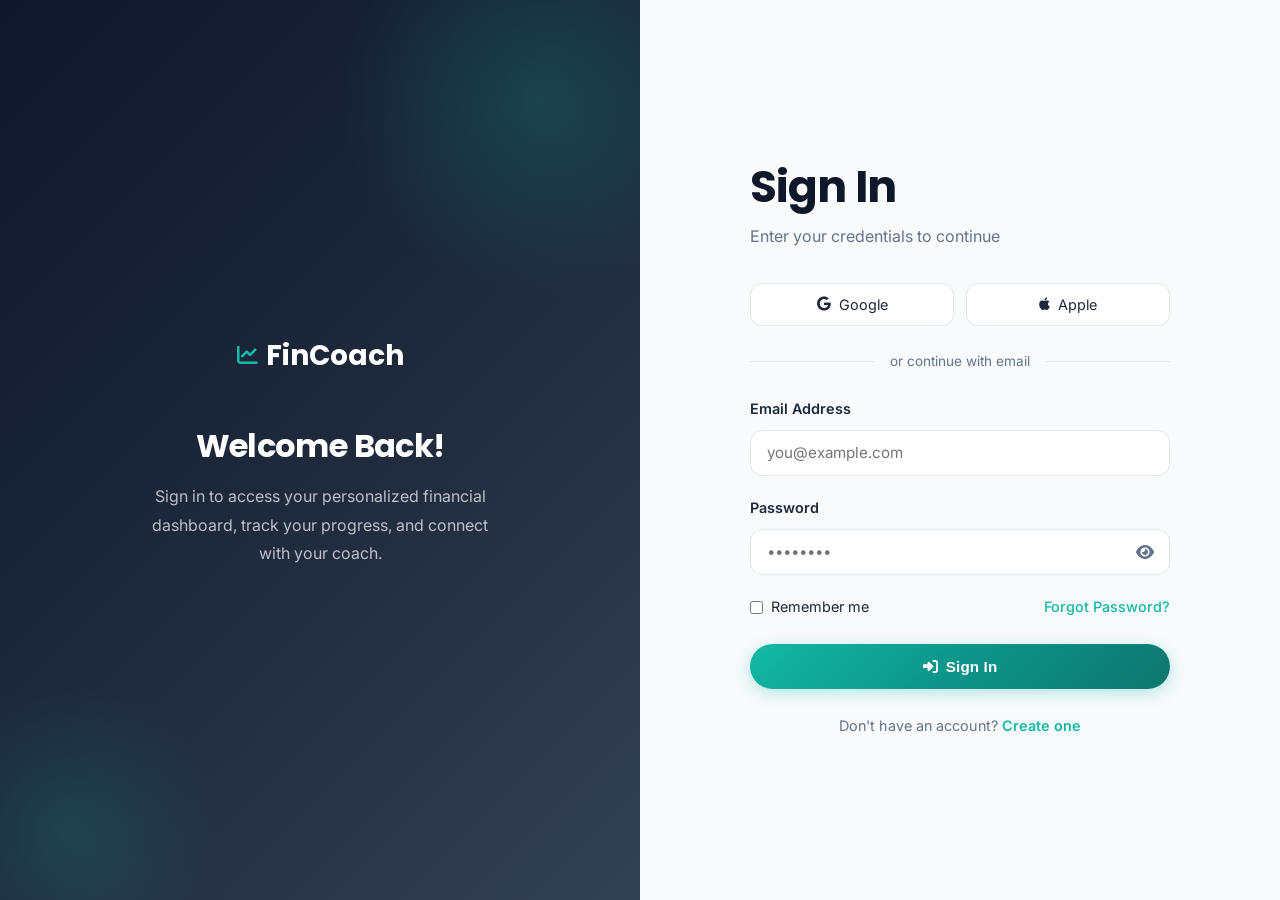
<file: login.html>
<!DOCTYPE html>
<html lang="en">

<head>
    <meta charset="UTF-8">
    <meta name="viewport" content="width=device-width, initial-scale=1.0">
    <title>Sign In - FinCoach</title>
    <meta name="description" content="Sign in to your FinCoach account to access your financial dashboard.">

    <!-- Favicon -->
    <link rel="icon" type="image/svg+xml"
        href="data:image/svg+xml,<svg xmlns='http://www.w3.org/2000/svg' viewBox='0 0 100 100'><rect rx='20' width='100' height='100' fill='%230F172A'/><polyline points='10,70 30,45 50,55 70,25 90,35' stroke='%2314B8A6' stroke-width='8' fill='none' stroke-linecap='round' stroke-linejoin='round'/><polyline points='75,25 90,25 90,40' stroke='%2314B8A6' stroke-width='8' fill='none' stroke-linecap='round' stroke-linejoin='round'/></svg>">

    <!-- Fonts -->
    <link rel="preconnect" href="https://fonts.googleapis.com">
    <link rel="preconnect" href="https://fonts.gstatic.com" crossorigin>
    <link
        href="https://fonts.googleapis.com/css2?family=Inter:wght@400;500;600&family=Poppins:wght@500;600;700&display=swap"
        rel="stylesheet">

    <!-- Styles -->
    <link rel="stylesheet" href="css/style.css">
    <link rel="stylesheet" href="https://cdnjs.cloudflare.com/ajax/libs/font-awesome/6.4.0/css/all.min.css">
</head>

<body>

    <div class="auth-wrapper">
        <!-- Left Visual Panel -->
        <div class="auth-visual">
            <a href="index.html" class="logo"><i class="fa-solid fa-chart-line"></i> FinCoach</a>
            <h2>Welcome Back!</h2>
            <p>Sign in to access your personalized financial dashboard, track your progress, and connect with your
                coach.</p>
        </div>

        <!-- Right Form Panel -->
        <div class="auth-form-side">
            <div class="auth-card animate-fade-in">
                <h2>Sign In</h2>
                <p class="auth-subtitle">Enter your credentials to continue</p>

                <!-- Social Login Buttons -->
                <div class="auth-social-btns">
                    <button class="auth-social-btn"><i class="fa-brands fa-google"></i> Google</button>
                    <button class="auth-social-btn"><i class="fa-brands fa-apple"></i> Apple</button>
                </div>

                <div class="auth-separator">or continue with email</div>

                <form action="dashboard.html">
                    <div class="form-group">
                        <label for="email">Email Address</label>
                        <input type="email" id="email" required placeholder="you@example.com">
                    </div>
                    <div class="form-group">
                        <label for="password">Password</label>
                        <div class="password-wrapper">
                            <input type="password" id="password" required placeholder="••••••••">
                            <button type="button" class="password-toggle" aria-label="Toggle password visibility">
                                <i class="fa-solid fa-eye"></i>
                            </button>
                        </div>
                    </div>
                    <div
                        style="display: flex; justify-content: space-between; align-items: center; margin-bottom: 1.5rem; font-size: 0.9rem;">
                        <label style="display: flex; align-items: center; gap: 0.5rem; cursor: pointer;">
                            <input type="checkbox" style="width: auto; accent-color: var(--accent);"> Remember me
                        </label>
                        <a href="#" style="color: var(--accent); font-weight: 500;">Forgot Password?</a>
                    </div>
                    <button type="submit" class="btn btn-primary" style="width: 100%;"><i
                            class="fa-solid fa-right-to-bracket"></i> Sign In</button>
                </form>

                <div class="auth-links">
                    <p>Don't have an account? <a href="register.html">Create one</a></p>
                </div>
            </div>
        </div>
    </div>

    <script src="js/script.js"></script>
</body>

</html>
</file>
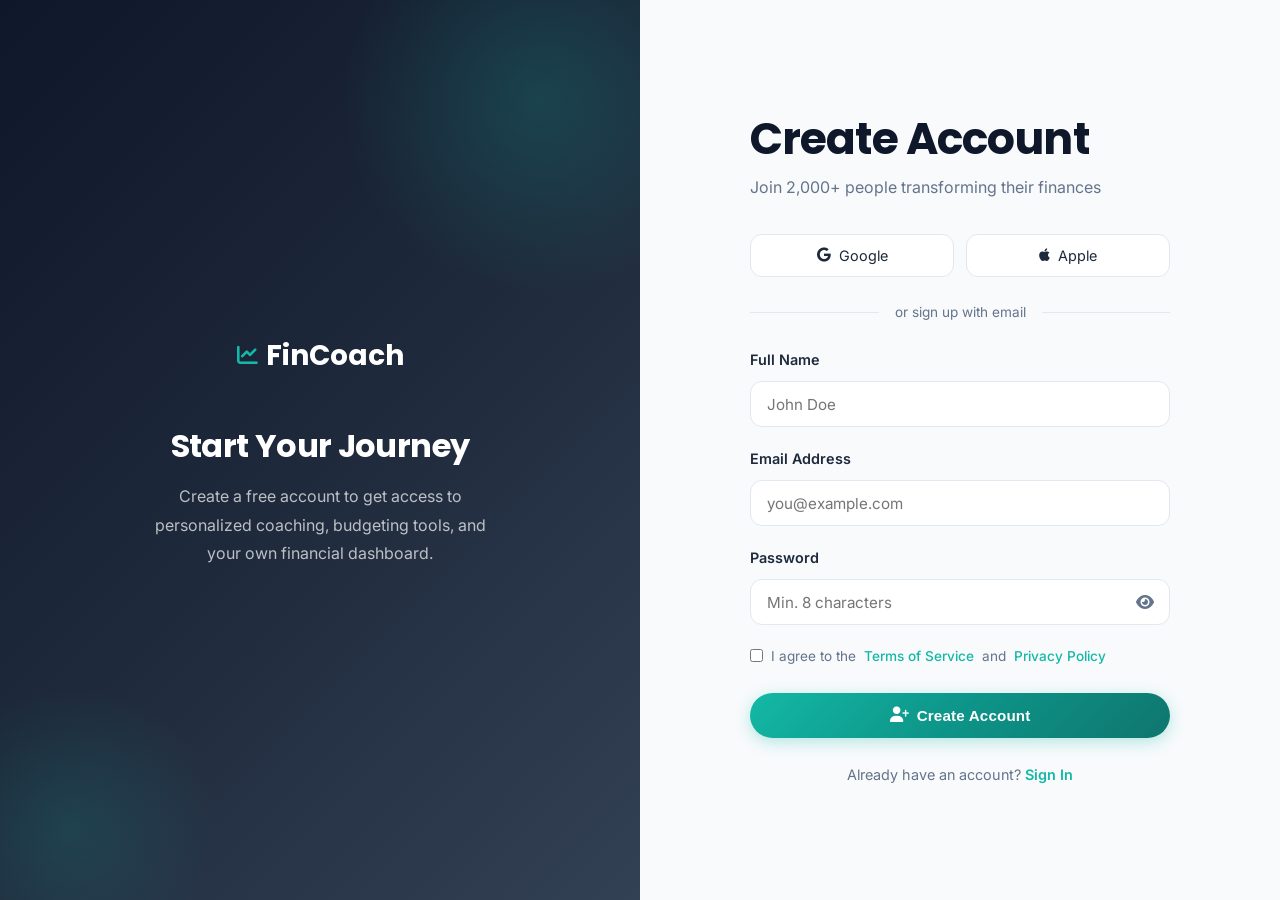
<file: register.html>
<!DOCTYPE html>
<html lang="en">

<head>
    <meta charset="UTF-8">
    <meta name="viewport" content="width=device-width, initial-scale=1.0">
    <title>Create Account - FinCoach</title>
    <meta name="description" content="Create your FinCoach account and start your journey to financial freedom.">

    <!-- Favicon -->
    <link rel="icon" type="image/svg+xml"
        href="data:image/svg+xml,<svg xmlns='http://www.w3.org/2000/svg' viewBox='0 0 100 100'><rect rx='20' width='100' height='100' fill='%230F172A'/><polyline points='10,70 30,45 50,55 70,25 90,35' stroke='%2314B8A6' stroke-width='8' fill='none' stroke-linecap='round' stroke-linejoin='round'/><polyline points='75,25 90,25 90,40' stroke='%2314B8A6' stroke-width='8' fill='none' stroke-linecap='round' stroke-linejoin='round'/></svg>">

    <!-- Fonts -->
    <link rel="preconnect" href="https://fonts.googleapis.com">
    <link rel="preconnect" href="https://fonts.gstatic.com" crossorigin>
    <link
        href="https://fonts.googleapis.com/css2?family=Inter:wght@400;500;600&family=Poppins:wght@500;600;700&display=swap"
        rel="stylesheet">

    <!-- Styles -->
    <link rel="stylesheet" href="css/style.css">
    <link rel="stylesheet" href="https://cdnjs.cloudflare.com/ajax/libs/font-awesome/6.4.0/css/all.min.css">
</head>

<body>

    <div class="auth-wrapper">
        <!-- Left Visual Panel -->
        <div class="auth-visual">
            <a href="index.html" class="logo"><i class="fa-solid fa-chart-line"></i> FinCoach</a>
            <h2>Start Your Journey</h2>
            <p>Create a free account to get access to personalized coaching, budgeting tools, and your own financial
                dashboard.</p>
        </div>

        <!-- Right Form Panel -->
        <div class="auth-form-side">
            <div class="auth-card animate-fade-in">
                <h2>Create Account</h2>
                <p class="auth-subtitle">Join 2,000+ people transforming their finances</p>

                <!-- Social Login Buttons -->
                <div class="auth-social-btns">
                    <button class="auth-social-btn"><i class="fa-brands fa-google"></i> Google</button>
                    <button class="auth-social-btn"><i class="fa-brands fa-apple"></i> Apple</button>
                </div>

                <div class="auth-separator">or sign up with email</div>

                <form action="dashboard.html">
                    <div class="form-group">
                        <label for="name">Full Name</label>
                        <input type="text" id="name" required placeholder="John Doe">
                    </div>
                    <div class="form-group">
                        <label for="email">Email Address</label>
                        <input type="email" id="email" required placeholder="you@example.com">
                    </div>
                    <div class="form-group">
                        <label for="password">Password</label>
                        <div class="password-wrapper">
                            <input type="password" id="password" required placeholder="Min. 8 characters">
                            <button type="button" class="password-toggle" aria-label="Toggle password visibility">
                                <i class="fa-solid fa-eye"></i>
                            </button>
                        </div>
                    </div>
                    <div style="margin-bottom: 1.5rem; font-size: 0.85rem; color: var(--secondary);">
                        <label style="display: flex; align-items: flex-start; gap: 0.5rem; cursor: pointer;">
                            <input type="checkbox" required
                                style="width: auto; margin-top: 0.2rem; accent-color: var(--accent);">
                            I agree to the <a href="#" style="color: var(--accent); font-weight: 500;">Terms of
                                Service</a> and <a href="#" style="color: var(--accent); font-weight: 500;">Privacy
                                Policy</a>
                        </label>
                    </div>
                    <button type="submit" class="btn btn-primary" style="width: 100%;"><i
                            class="fa-solid fa-user-plus"></i> Create Account</button>
                </form>

                <div class="auth-links">
                    <p>Already have an account? <a href="login.html">Sign In</a></p>
                </div>
            </div>
        </div>
    </div>

    <script src="js/script.js"></script>
</body>

</html>
</file>
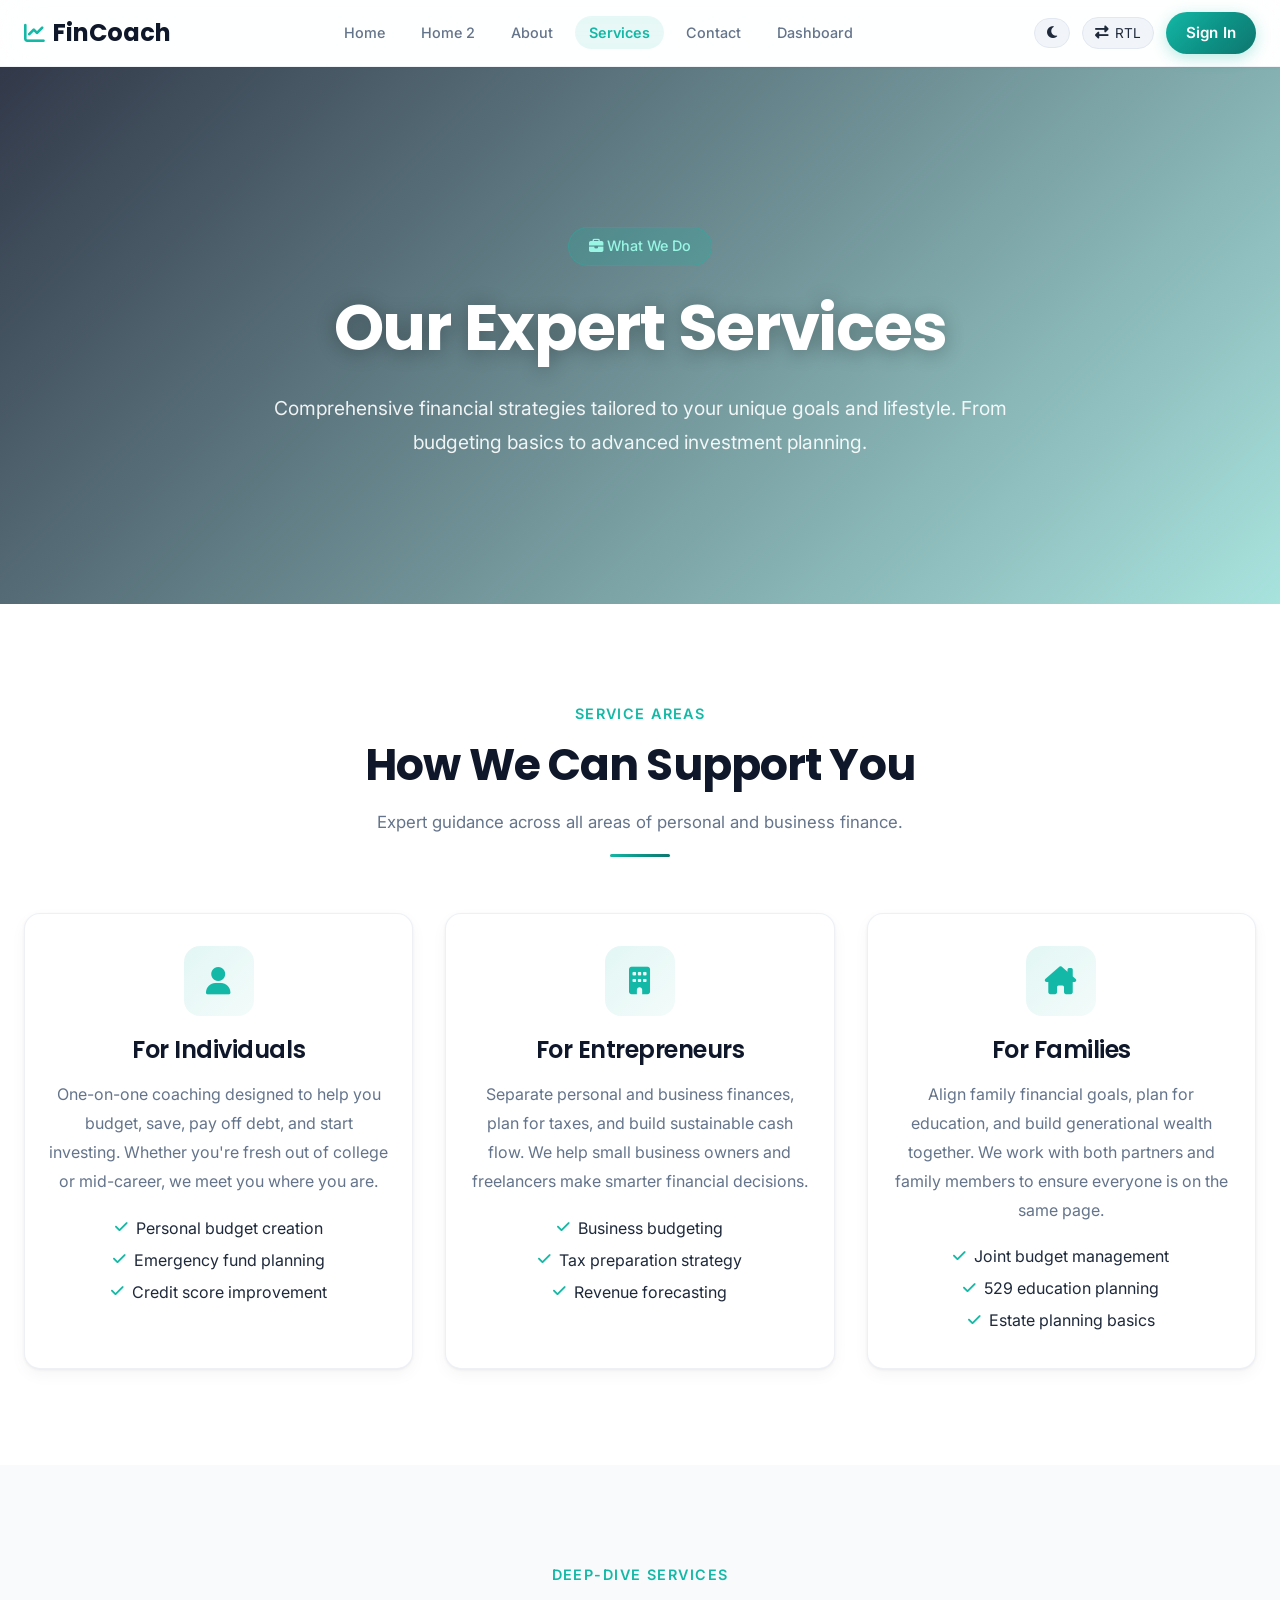
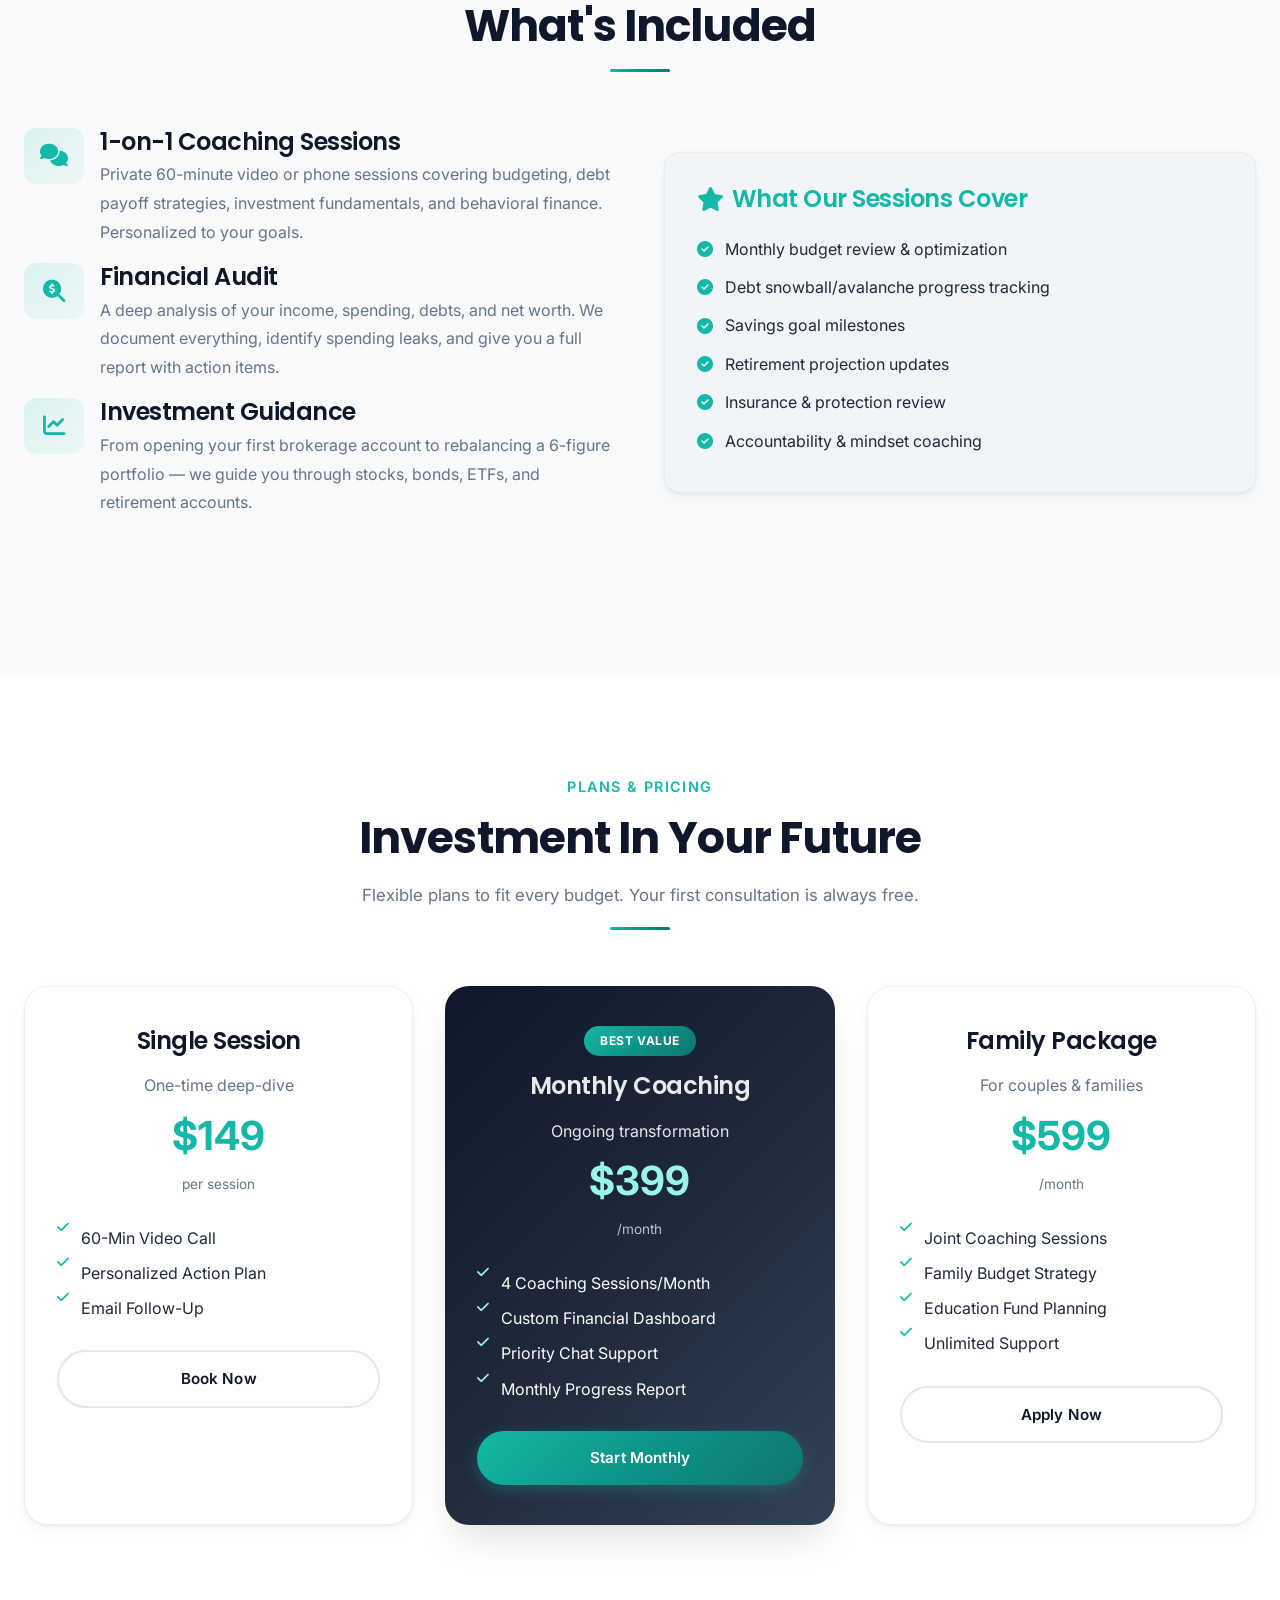
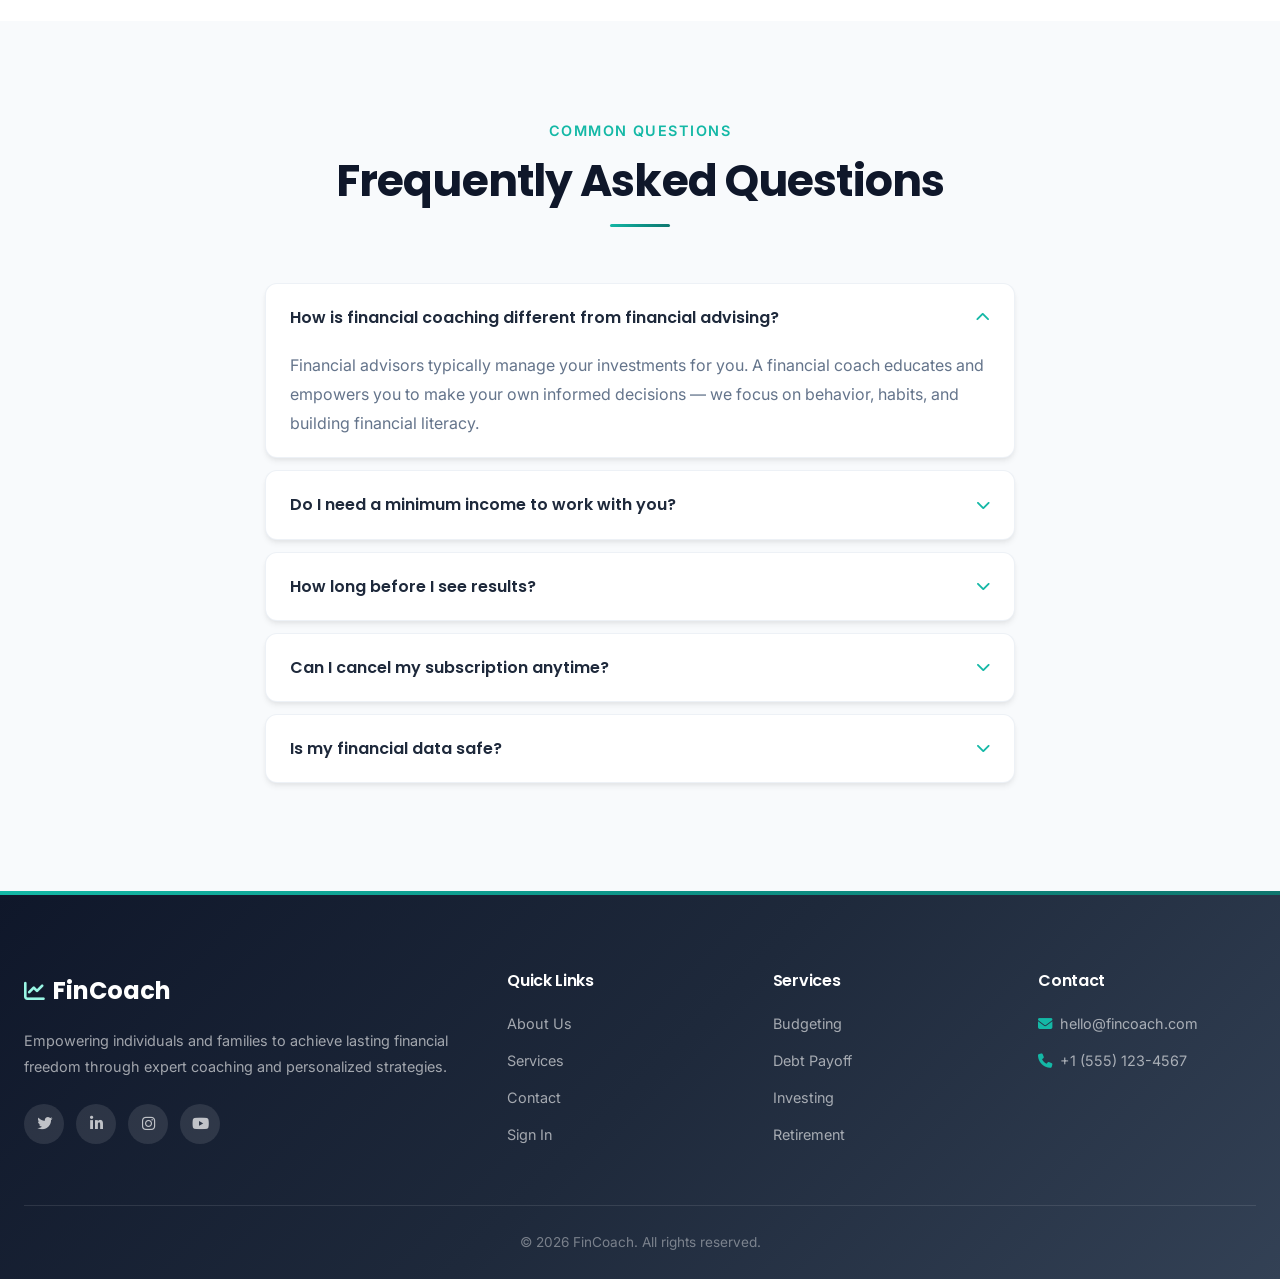
<file: services.html>
<!DOCTYPE html>
<html lang="en">

<head>
    <meta charset="UTF-8">
    <meta name="viewport" content="width=device-width, initial-scale=1.0">
    <title>Services - FinCoach</title>
    <meta name="description"
        content="Explore FinCoach's expert financial coaching services including budgeting, debt elimination, and investment strategy.">

    <!-- Favicon -->
    <link rel="icon" type="image/svg+xml"
        href="data:image/svg+xml,<svg xmlns='http://www.w3.org/2000/svg' viewBox='0 0 100 100'><rect rx='20' width='100' height='100' fill='%230F172A'/><polyline points='10,70 30,45 50,55 70,25 90,35' stroke='%2314B8A6' stroke-width='8' fill='none' stroke-linecap='round' stroke-linejoin='round'/><polyline points='75,25 90,25 90,40' stroke='%2314B8A6' stroke-width='8' fill='none' stroke-linecap='round' stroke-linejoin='round'/></svg>">

    <!-- Fonts -->
    <link rel="preconnect" href="https://fonts.googleapis.com">
    <link rel="preconnect" href="https://fonts.gstatic.com" crossorigin>
    <link
        href="https://fonts.googleapis.com/css2?family=Inter:wght@400;500;600&family=Poppins:wght@500;600;700&display=swap"
        rel="stylesheet">

    <!-- Styles -->
    <link rel="stylesheet" href="css/style.css">
    <link rel="stylesheet" href="https://cdnjs.cloudflare.com/ajax/libs/font-awesome/6.4.0/css/all.min.css">
</head>

<body>
    <nav class="navbar">
        <div class="container nav-container">
            <a href="index.html" class="logo"><i class="fa-solid fa-chart-line"></i> FinCoach</a>
            <div class="nav-toggle"><i class="fa-solid fa-bars"></i></div>
            <ul class="nav-links">
                <li><a href="index.html">Home</a></li>
                <li><a href="home2.html">Home 2</a></li>
                <li><a href="about.html">About</a></li>
                <li><a href="services.html" class="active">Services</a></li>
                <li><a href="contact.html">Contact</a></li>
                <li><a href="dashboard.html">Dashboard</a></li>
                <li><a href="login.html" class="nav-cta">Sign In</a></li>
            </ul>
            <div class="nav-actions">
                <div class="theme-controls">
                    <button id="theme-toggle" class="control-btn" title="Toggle Dark/Light Mode"><i
                            class="fa-solid fa-moon"></i></button>
                    <button id="dir-toggle" class="control-btn" title="Toggle RTL/LTR"><i
                            class="fa-solid fa-right-left"></i> RTL</button>
                </div>
                <a href="login.html" class="btn btn-primary" style="padding: 0.5rem 1.25rem;">Sign In</a>

            </div>
        </div>
    </nav>

    <!-- Hero -->
    <header class="page-banner" aria-label="Services hero banner"
        style="background-image: url('https://images.unsplash.com/photo-1454165804606-c3d57bc86b40?auto=format&fit=crop&q=80&w=1920');">
        <div class="banner-content animate-fade-in">
            <span class="subtitle"><i class="fa-solid fa-briefcase"></i> What We Do</span>
            <h1>Our Expert Services</h1>
            <p>Comprehensive financial strategies tailored to your unique goals and lifestyle. From budgeting basics to
                advanced investment planning.</p>
        </div>
    </header>

    <main>

        <!-- Services Categories -->
        <section id="budgeting" class="section-padding bg-white">
            <div class="container">
                <div class="section-header animate-on-scroll">
                    <span class="section-label">Service Areas</span>
                    <h2>How We Can Support You</h2>
                    <p>Expert guidance across all areas of personal and business finance.</p>
                    <div class="section-divider"></div>
                </div>
                <div class="grid-3">
                    <div id="individuals" class="card feature-card animate-on-scroll delay-1">
                        <div class="icon-box"><i class="fa-solid fa-user"></i></div>
                        <h3>For Individuals</h3>
                        <p>One-on-one coaching designed to help you budget, save, pay off debt, and start investing.
                            Whether
                            you're fresh out of college or mid-career, we meet you where you are.</p>
                        <ul class="check-list">
                            <li><i class="fa-solid fa-check"></i> Personal budget creation</li>
                            <li><i class="fa-solid fa-check"></i> Emergency fund planning</li>
                            <li><i class="fa-solid fa-check"></i> Credit score improvement</li>
                        </ul>
                    </div>
                    <div id="entrepreneurs" class="card feature-card animate-on-scroll delay-2">
                        <div class="icon-box"><i class="fa-solid fa-building"></i></div>
                        <h3>For Entrepreneurs</h3>
                        <p>Separate personal and business finances, plan for taxes, and build sustainable cash flow. We
                            help small business owners and freelancers make smarter financial decisions.</p>
                        <ul class="check-list">
                            <li><i class="fa-solid fa-check"></i> Business budgeting</li>
                            <li><i class="fa-solid fa-check"></i> Tax preparation strategy</li>
                            <li><i class="fa-solid fa-check"></i> Revenue forecasting</li>
                        </ul>
                    </div>
                    <div id="families" class="card feature-card animate-on-scroll delay-3">
                        <div class="icon-box"><i class="fa-solid fa-house-chimney"></i></div>
                        <h3>For Families</h3>
                        <p>Align family financial goals, plan for education, and build generational wealth together. We
                            work
                            with both partners and family members to ensure everyone is on the same page.</p>
                        <ul class="check-list">
                            <li><i class="fa-solid fa-check"></i> Joint budget management</li>
                            <li><i class="fa-solid fa-check"></i> 529 education planning</li>
                            <li><i class="fa-solid fa-check"></i> Estate planning basics</li>
                        </ul>
                    </div>
                </div>
            </div>
        </section>

        <!-- Our Detailed Offerings -->
        <section class="section-padding">
            <div class="container">
                <div class="section-header animate-on-scroll">
                    <span class="section-label">Deep-Dive Services</span>
                    <h2>What's Included</h2>
                    <div class="section-divider"></div>
                </div>

                <div class="service-detail-row animate-on-scroll">
                    <div class="service-detail-col">
                        <div id="coaching" class="service-detail-item">
                            <div class="icon-box"><i class="fa-solid fa-comments"></i></div>
                            <div>
                                <h3>1-on-1 Coaching Sessions</h3>
                                <p>Private 60-minute video or phone sessions covering budgeting, debt payoff strategies,
                                    investment fundamentals, and behavioral finance. Personalized to your goals.</p>
                            </div>
                        </div>
                        <div id="audit" class="service-detail-item">
                            <div class="icon-box"><i class="fa-solid fa-magnifying-glass-dollar"></i></div>
                            <div>
                                <h3>Financial Audit</h3>
                                <p>A deep analysis of your income, spending, debts, and net worth. We document
                                    everything,
                                    identify spending leaks, and give you a full report with action items.</p>
                            </div>
                        </div>
                        <div id="investing" class="service-detail-item">
                            <div class="icon-box"><i class="fa-solid fa-chart-line"></i></div>
                            <div>
                                <h3>Investment Guidance</h3>
                                <p>From opening your first brokerage account to rebalancing a 6-figure portfolio — we
                                    guide
                                    you through stocks, bonds, ETFs, and retirement accounts.</p>
                            </div>
                        </div>
                    </div>
                    <div class="service-detail-col">
                        <div class="session-cover-card">
                            <h3><i class="fa-solid fa-star"></i> What Our Sessions Cover</h3>
                            <ul class="session-cover-list">
                                <li><i class="fa-solid fa-check-circle"></i> Monthly budget review &amp; optimization
                                </li>
                                <li><i class="fa-solid fa-check-circle"></i> Debt snowball/avalanche progress tracking
                                </li>
                                <li><i class="fa-solid fa-check-circle"></i> Savings goal milestones</li>
                                <li><i class="fa-solid fa-check-circle"></i> Retirement projection updates</li>
                                <li><i class="fa-solid fa-check-circle"></i> Insurance &amp; protection review</li>
                                <li><i class="fa-solid fa-check-circle"></i> Accountability &amp; mindset coaching</li>
                            </ul>
                        </div>
                    </div>
                </div>
            </div>
        </section>

        <!-- Pricing -->
        <section id="retirement" class="section-padding bg-white">
            <div class="container">
                <div class="section-header animate-on-scroll">
                    <span class="section-label">Plans &amp; Pricing</span>
                    <h2>Investment In Your Future</h2>
                    <p>Flexible plans to fit every budget. Your first consultation is always free.</p>
                    <div class="section-divider"></div>
                </div>
                <div class="grid-3">
                    <div class="pricing-card animate-on-scroll delay-1">
                        <h3>Single Session</h3>
                        <p>One-time deep-dive</p>
                        <div class="pricing-amount">$149</div>
                        <p class="pricing-period">per session</p>
                        <ul class="pricing-features">
                            <li><i class="fa-solid fa-check"></i> 60-Min Video Call</li>
                            <li><i class="fa-solid fa-check"></i> Personalized Action Plan</li>
                            <li><i class="fa-solid fa-check"></i> Email Follow-Up</li>
                        </ul>
                        <a href="contact.html?plan=single" class="btn btn-secondary" style="width: 100%;">Book Now</a>
                    </div>
                    <div class="pricing-card featured animate-on-scroll delay-2">
                        <div class="pricing-badge">Best Value</div>
                        <h3>Monthly Coaching</h3>
                        <p>Ongoing transformation</p>
                        <div class="pricing-amount">$399</div>
                        <p class="pricing-period">/month</p>
                        <ul class="pricing-features">
                            <li><i class="fa-solid fa-check"></i> 4 Coaching Sessions/Month</li>
                            <li><i class="fa-solid fa-check"></i> Custom Financial Dashboard</li>
                            <li><i class="fa-solid fa-check"></i> Priority Chat Support</li>
                            <li><i class="fa-solid fa-check"></i> Monthly Progress Report</li>
                        </ul>
                        <a href="contact.html?plan=monthly" class="btn btn-primary" style="width: 100%;">Start
                            Monthly</a>
                    </div>
                    <div class="pricing-card animate-on-scroll delay-3">
                        <h3>Family Package</h3>
                        <p>For couples &amp; families</p>
                        <div class="pricing-amount">$599</div>
                        <p class="pricing-period">/month</p>
                        <ul class="pricing-features">
                            <li><i class="fa-solid fa-check"></i> Joint Coaching Sessions</li>
                            <li><i class="fa-solid fa-check"></i> Family Budget Strategy</li>
                            <li><i class="fa-solid fa-check"></i> Education Fund Planning</li>
                            <li><i class="fa-solid fa-check"></i> Unlimited Support</li>
                        </ul>
                        <a href="contact.html?plan=family" class="btn btn-secondary" style="width: 100%;">Apply Now</a>
                    </div>
                </div>
            </div>
        </section>

        <!-- FAQ -->
        <section class="section-padding">
            <div class="container">
                <div class="section-header animate-on-scroll">
                    <span class="section-label">Common Questions</span>
                    <h2>Frequently Asked Questions</h2>
                    <div class="section-divider"></div>
                </div>
                <div style="max-width: 750px; margin: 0 auto;">
                    <div class="faq-item active">
                        <div class="faq-question">
                            How is financial coaching different from financial advising?
                            <i class="fa-solid fa-chevron-down"></i>
                        </div>
                        <div class="faq-answer">
                            <p>Financial advisors typically manage your investments for you. A financial coach educates
                                and
                                empowers you to make your own informed decisions — we focus on behavior, habits, and
                                building financial literacy.</p>
                        </div>
                    </div>
                    <div class="faq-item">
                        <div class="faq-question">
                            Do I need a minimum income to work with you?
                            <i class="fa-solid fa-chevron-down"></i>
                        </div>
                        <div class="faq-answer">
                            <p>Absolutely not! We work with people at all income levels. Our goal is to help you make
                                the
                                most of what you have, regardless of your starting point.</p>
                        </div>
                    </div>
                    <div class="faq-item">
                        <div class="faq-question">
                            How long before I see results?
                            <i class="fa-solid fa-chevron-down"></i>
                        </div>
                        <div class="faq-answer">
                            <p>Most clients see meaningful progress within 30-60 days — whether that's a clear budget, a
                                debt payoff plan, or their first investment. Major milestones like becoming debt-free
                                depend
                                on your starting position, but we set realistic timelines together.</p>
                        </div>
                    </div>
                    <div class="faq-item">
                        <div class="faq-question">
                            Can I cancel my subscription anytime?
                            <i class="fa-solid fa-chevron-down"></i>
                        </div>
                        <div class="faq-answer">
                            <p>Yes! There are no long-term contracts. You can cancel your monthly plan at any time with
                                30
                                days' notice. We're confident you'll want to stay.</p>
                        </div>
                    </div>
                    <div class="faq-item">
                        <div class="faq-question">
                            Is my financial data safe?
                            <i class="fa-solid fa-chevron-down"></i>
                        </div>
                        <div class="faq-answer">
                            <p>Absolutely. We use 256-bit SSL encryption and never share your data with third parties.
                                Your
                                financial information is stored securely and is only visible to you and your assigned
                                coach.
                            </p>
                        </div>
                    </div>
                </div>
            </div>
        </section>

    </main>

    <!-- Footer -->
    <footer class="footer">
        <div class="container">
            <div class="footer-grid">
                <div class="footer-brand">
                    <a href="index.html" class="logo"><i class="fa-solid fa-chart-line"></i> FinCoach</a>
                    <p>Empowering individuals and families to achieve lasting financial freedom through expert coaching
                        and personalized strategies.</p>
                    <div class="footer-social">
                        <a href="#"><i class="fa-brands fa-twitter"></i></a>
                        <a href="#"><i class="fa-brands fa-linkedin-in"></i></a>
                        <a href="#"><i class="fa-brands fa-instagram"></i></a>
                        <a href="#"><i class="fa-brands fa-youtube"></i></a>
                    </div>
                </div>
                <div class="footer-column">
                    <h4>Quick Links</h4>
                    <ul>
                        <li><a href="about.html">About Us</a></li>
                        <li><a href="services.html">Services</a></li>
                        <li><a href="contact.html">Contact</a></li>
                        <li><a href="login.html">Sign In</a></li>
                    </ul>
                </div>
                <div class="footer-column">
                    <h4>Services</h4>
                    <ul>
                        <li><a href="services.html#budgeting">Budgeting</a></li>
                        <li><a href="services.html#coaching">Debt Payoff</a></li>
                        <li><a href="services.html#investing">Investing</a></li>
                        <li><a href="services.html#retirement">Retirement</a></li>
                    </ul>
                </div>
                <div class="footer-column">
                    <h4>Contact</h4>
                    <ul>
                        <li><a href="mailto:hello@fincoach.com"><i class="fa-solid fa-envelope"
                                    style="margin-right:0.5rem;color:var(--accent);"></i>hello@fincoach.com</a></li>
                        <li><a href="tel:+15551234567"><i class="fa-solid fa-phone"
                                    style="margin-right:0.5rem;color:var(--accent);"></i>+1 (555) 123-4567</a></li>
                    </ul>
                </div>
            </div>
            <div class="footer-bottom">
                <p>&copy; 2026 FinCoach. All rights reserved.</p>
            </div>
        </div>
    </footer>

    <script src="js/script.js"></script>
</body>

</html>
</file>
<file: css/style.css>
/* ═══════════════════════════════════════════════════════════════
   FinCoach — Premium Design System
   Personal Finance Coaching Website
   ═══════════════════════════════════════════════════════════════ */

/* ─── CSS Variables ─── */
:root {
    /* Color Palette (Light Mode) */
    --primary: #0F172A;
    --secondary: #64748B;
    --accent: #14B8A6;
    --accent-dark: #0D9488;
    --accent-light: #99F6E4;
    --background: #F8FAFC;
    --card-bg: #FFFFFF;
    --text-dark: #1E293B;
    --text-light: #F1F5F9;
    --white: #FFFFFF;
    --border-color: #E2E8F0;
    --surface: #F1F5F9;

    /* Gradients */
    --gradient-primary: linear-gradient(135deg, #0F172A 0%, #1E293B 50%, #334155 100%);
    --gradient-accent: linear-gradient(135deg, #14B8A6 0%, #0D9488 50%, #0F766E 100%);
    --gradient-hero: linear-gradient(135deg, rgba(15, 23, 42, 0.85) 0%, rgba(20, 184, 166, 0.4) 100%);
    --gradient-card: linear-gradient(145deg, rgba(255, 255, 255, 0.9), rgba(241, 245, 249, 0.5));
    --gradient-glow: radial-gradient(circle at 50% 0%, rgba(20, 184, 166, 0.15) 0%, transparent 60%);

    /* Shadows */
    --shadow-soft: 0 4px 6px -1px rgba(0, 0, 0, 0.07), 0 2px 4px -1px rgba(0, 0, 0, 0.04);
    --shadow-md: 0 8px 25px -5px rgba(0, 0, 0, 0.1), 0 4px 10px -5px rgba(0, 0, 0, 0.04);
    --shadow-hover: 0 20px 40px -12px rgba(0, 0, 0, 0.15);
    --shadow-glow: 0 0 30px rgba(20, 184, 166, 0.15);
    --shadow-card: 0 1px 3px rgba(0, 0, 0, 0.06), 0 6px 16px rgba(0, 0, 0, 0.04);

    /* Typography */
    --font-heading: 'Poppins', sans-serif;
    --font-body: 'Inter', sans-serif;

    /* Spacing */
    --spacing-xs: 0.5rem;
    --spacing-sm: 1rem;
    --spacing-md: 2rem;
    --spacing-lg: 4rem;
    --spacing-xl: 8rem;

    /* Border Radius */
    --radius-sm: 0.5rem;
    --radius-md: 0.75rem;
    --radius-lg: 1rem;
    --radius-xl: 1.5rem;
    --radius-full: 9999px;
}

/* ─── Dark Mode ─── */
[data-theme="dark"] {
    --primary: #F8FAFC;
    --secondary: #CBD5E1;
    --background: #0F172A;
    --card-bg: #1E293B;
    --text-dark: #F1F5F9;
    --text-light: #F1F5F9;
    --white: #1E293B;
    --border-color: #334155;
    --surface: #1E293B;
    --shadow-soft: 0 4px 6px -1px rgba(0, 0, 0, 0.3);
    --shadow-md: 0 8px 25px -5px rgba(0, 0, 0, 0.4);
    --shadow-hover: 0 20px 40px -12px rgba(0, 0, 0, 0.5);
    --shadow-card: 0 1px 3px rgba(0, 0, 0, 0.2), 0 6px 16px rgba(0, 0, 0, 0.15);
    --gradient-card: linear-gradient(145deg, rgba(30, 41, 59, 0.9), rgba(15, 23, 42, 0.5));
}

/* ─── RTL Support ─── */
[dir="rtl"] {
    direction: rtl;
    text-align: right;
}

/* ═══════════════════════════════════════════════════════════════
   RESET & BASE
   ═══════════════════════════════════════════════════════════════ */
*,
*::before,
*::after {
    margin: 0;
    padding: 0;
    box-sizing: border-box;
}

html {
    scroll-behavior: smooth;
}

body {
    font-family: var(--font-body);
    background-color: var(--background);
    color: var(--text-dark);
    line-height: 1.7;
    overflow-x: hidden;
    -webkit-font-smoothing: antialiased;
    -moz-osx-font-smoothing: grayscale;
}

h1,
h2,
h3,
h4,
h5,
h6 {
    font-family: var(--font-heading);
    color: var(--primary);
    line-height: 1.2;
    margin-bottom: var(--spacing-sm);
    letter-spacing: -0.02em;
}

h1 {
    font-size: clamp(2.5rem, 5vw, 4rem);
    font-weight: 700;
}

h2 {
    font-size: clamp(1.8rem, 3.5vw, 2.75rem);
    font-weight: 700;
}

h3 {
    font-size: clamp(1.2rem, 2vw, 1.5rem);
    font-weight: 600;
}

h4 {
    font-size: 1.125rem;
    font-weight: 600;
}

p {
    color: var(--secondary);
    line-height: 1.8;
}

a {
    text-decoration: none;
    color: inherit;
    transition: all 0.3s cubic-bezier(0.4, 0, 0.2, 1);
}

ul {
    list-style: none;
}

img {
    max-width: 100%;
    display: block;
}

/* ═══════════════════════════════════════════════════════════════
   LAYOUT
   ═══════════════════════════════════════════════════════════════ */
.container {
    max-width: 1280px;
    margin: 0 auto;
    padding: 0 1.5rem;
}

.section-padding {
    padding: 6rem 0;
}

.text-center {
    text-align: center;
}

.text-accent {
    color: var(--accent);
}

.bg-white {
    background-color: var(--card-bg);
}

.bg-primary {
    background-color: var(--primary);
    color: var(--text-light);
}

.grid-3 {
    display: grid;
    grid-template-columns: repeat(auto-fit, minmax(300px, 1fr));
    gap: 2rem;
}

.grid-4 {
    display: grid;
    grid-template-columns: repeat(auto-fit, minmax(250px, 1fr));
    gap: 2rem;
}

/* ═══════════════════════════════════════════════════════════════
   BUTTONS
   ═══════════════════════════════════════════════════════════════ */
.btn {
    display: inline-flex;
    align-items: center;
    justify-content: center;
    gap: 0.5rem;
    padding: 0.875rem 2rem;
    border-radius: var(--radius-full);
    font-weight: 600;
    font-size: 0.95rem;
    cursor: pointer;
    border: none;
    transition: all 0.3s cubic-bezier(0.4, 0, 0.2, 1);
    position: relative;
    overflow: hidden;
    letter-spacing: 0.01em;
}

.btn::before {
    content: '';
    position: absolute;
    top: 0;
    left: -100%;
    width: 100%;
    height: 100%;
    background: linear-gradient(90deg, transparent, rgba(255, 255, 255, 0.2), transparent);
    transition: left 0.5s;
}

.btn:hover::before {
    left: 100%;
}

.btn-primary {
    background: var(--gradient-accent);
    color: white;
    box-shadow: 0 4px 15px rgba(20, 184, 166, 0.3);
}

.btn-primary:hover {
    transform: translateY(-2px);
    box-shadow: 0 8px 25px rgba(20, 184, 166, 0.4);
}

.btn-secondary {
    background-color: transparent;
    color: var(--primary);
    border: 2px solid var(--border-color);
}

.btn-secondary:hover {
    background-color: var(--primary);
    color: var(--text-light);
    border-color: var(--primary);
    transform: translateY(-2px);
}

.btn-light {
    background: rgba(255, 255, 255, 0.15);
    backdrop-filter: blur(10px);
    color: white;
    border: 1px solid rgba(255, 255, 255, 0.3);
}

.btn-light:hover {
    background: rgba(255, 255, 255, 0.25);
    transform: translateY(-2px);
}

/* ═══════════════════════════════════════════════════════════════
   THEME & DIRECTION CONTROLS
   ═══════════════════════════════════════════════════════════════ */
.theme-controls {
    display: flex;
    gap: 0.75rem;
    align-items: center;
}

.control-btn {
    background: var(--surface);
    border: 1px solid var(--border-color);
    color: var(--text-dark);
    padding: 0.45rem 0.75rem;
    border-radius: var(--radius-full);
    cursor: pointer;
    font-size: 0.85rem;
    display: flex;
    align-items: center;
    gap: 0.4rem;
    transition: all 0.3s ease;
    font-family: var(--font-body);
}

.control-btn:hover {
    border-color: var(--accent);
    color: var(--accent);
    box-shadow: var(--shadow-glow);
}

/* ═══════════════════════════════════════════════════════════════
   NAVIGATION
   ═══════════════════════════════════════════════════════════════ */
.navbar {
    background-color: rgba(255, 255, 255, 0.85);
    backdrop-filter: blur(20px);
    -webkit-backdrop-filter: blur(20px);
    box-shadow: 0 1px 3px rgba(0, 0, 0, 0.05);
    position: sticky;
    top: 0;
    z-index: 1000;
    padding: 0.75rem 0;
    border-bottom: 1px solid rgba(226, 232, 240, 0.5);
}

[data-theme="dark"] .navbar {
    background-color: rgba(15, 23, 42, 0.85);
    border-bottom-color: rgba(51, 65, 85, 0.5);
}

.nav-container {
    display: flex;
    justify-content: space-between;
    align-items: center;
}

.logo {
    font-family: var(--font-heading);
    font-size: 1.5rem;
    font-weight: 700;
    color: var(--primary);
    display: flex;
    align-items: center;
    gap: 0.5rem;
}

.logo i {
    color: var(--accent);
    font-size: 1.3rem;
}

.nav-links {
    display: flex;
    align-items: center;
    justify-content: center;
    gap: 0.5rem;
    flex: 1;
}

.nav-links li a {
    font-weight: 500;
    color: var(--secondary);
    padding: 0.5rem 0.875rem;
    border-radius: var(--radius-full);
    font-size: 0.9rem;
    transition: all 0.3s ease;
}

[data-theme="dark"] .nav-links li a {
    color: #E2E8F0;
}

[data-theme="dark"] .nav-links li a:hover {
    color: var(--accent-light);
}

[data-theme="dark"] .nav-links a.active {
    color: var(--accent-light);
}

.nav-links li a:hover {
    color: var(--accent);
    background: rgba(20, 184, 166, 0.08);
}

.nav-links a.active {
    color: var(--accent);
    background: rgba(20, 184, 166, 0.1);
    font-weight: 600;
}

.nav-toggle {
    display: none;
    font-size: 1.5rem;
    color: var(--primary);
    cursor: pointer;
    padding: 0.5rem;
    border-radius: var(--radius-md);
    transition: background 0.2s;
}

.nav-toggle:hover {
    background: var(--surface);
}

/* ─── Nav Actions (Dashboard + Sign In + Theme Controls) ─── */
.nav-actions {
    display: flex;
    align-items: center;
    gap: 0.75rem;
    flex-shrink: 0;
}

.nav-action-link {
    font-weight: 600;
    color: var(--secondary);
    padding: 0.5rem 0.875rem;
    border-radius: var(--radius-full);
    font-size: 0.9rem;
    transition: all 0.3s ease;
}

.nav-action-link:hover {
    color: var(--accent);
    background: rgba(20, 184, 166, 0.08);
}

[data-theme="dark"] .nav-action-link {
    color: #E2E8F0;
}

[data-theme="dark"] .nav-action-link:hover {
    color: var(--accent-light);
}

/* ─── Mobile Navigation ─── */
@media (max-width: 1024px) {
    .nav-toggle {
        display: block;
    }

    .nav-links {
        position: fixed;
        top: 0;
        left: 0;
        right: 0;
        bottom: 0;
        width: 100%;
        height: 100vh;
        background-color: var(--card-bg);
        flex-direction: column;
        align-items: center;
        justify-content: center;
        padding: 1rem 2rem;
        gap: 0.25rem;
        transform: translateX(-100%);
        transition: transform 0.4s cubic-bezier(0.4, 0, 0.2, 1);
        z-index: 999;
        overflow: hidden;
        flex: unset;
    }

    [dir="rtl"] .nav-links {
        transform: translateX(100%);
    }

    .nav-links.active {
        transform: translateX(0);
    }

    .nav-links.active ~ .nav-actions {
        display: flex;
    }

    .nav-links li a {
        display: block;
        padding: 0.875rem 1.25rem;
        font-size: 1.05rem;
        border-radius: var(--radius-md);
    }

    .nav-actions {
        display: none;
    }

    .nav-links.active + .nav-actions {
        display: flex;
        position: fixed;
        bottom: 2rem;
        left: 50%;
        transform: translateX(-50%);
        z-index: 1000;
        flex-direction: column;
        align-items: center;
        gap: 0.75rem;
    }

    /* Hide the original button in mobile actions as it's now in the list */
    .nav-links.active + .nav-actions .btn-primary {
        display: none;
    }

    .nav-action-link {
        font-size: 1.05rem;
        padding: 0.875rem 1.25rem;
    }

    /* Mobile CTA inside menu */
    .nav-links li .nav-cta {
        margin-top: 1rem;
        background: var(--gradient-accent);
        color: white !important;
        padding: 0.75rem 2.5rem;
        border-radius: var(--radius-full);
        font-weight: 600;
        box-shadow: 0 4px 15px rgba(20, 184, 166, 0.3);
    }

    [data-theme="dark"] .nav-links li .nav-cta {
        color: white !important;
    }

    .theme-controls {
        margin-top: 1.5rem;
        padding-top: 1rem;
        border-top: 1px solid var(--border-color);
        display: flex;
        gap: 1rem;
    }
}

/* Hide mobile CTA on desktop */
@media (min-width: 1025px) {
    .nav-cta {
        display: none;
    }
}

/* ═══════════════════════════════════════════════════════════════
   HERO & BANNER SECTIONS
   ═══════════════════════════════════════════════════════════════ */
.page-banner {
    position: relative;
    padding: 10rem 0 7rem;
    background-size: cover;
    background-position: center;
    background-attachment: fixed;
    display: flex;
    align-items: center;
    justify-content: center;
    text-align: center;
    color: white;
    overflow: hidden;
}

@media (max-width: 768px) {
    .page-banner {
        padding: 7rem 0 5rem;
        background-attachment: scroll;
    }
}

.page-banner::before {
    content: '';
    position: absolute;
    top: 0;
    left: 0;
    right: 0;
    bottom: 0;
    background: linear-gradient(135deg, rgba(15, 23, 42, 0.85) 0%, rgba(20, 184, 166, 0.35) 100%);
    z-index: 1;
}

[data-theme="dark"] .page-banner::before {
    background: linear-gradient(135deg, rgba(2, 6, 23, 0.92) 0%, rgba(15, 23, 42, 0.8) 100%);
}

.banner-content {
    position: relative;
    z-index: 2;
    max-width: 820px;
    padding: 0 1.5rem;
}

.page-banner h1 {
    color: white;
    margin-bottom: 1.5rem;
    text-shadow: 0 2px 20px rgba(0, 0, 0, 0.3);
}

.page-banner p {
    font-size: 1.2rem;
    color: rgba(255, 255, 255, 0.9);
    margin-bottom: 2rem;
    line-height: 1.8;
}

.page-banner .subtitle {
    display: inline-block;
    background: rgba(20, 184, 166, 0.2);
    color: var(--accent-light);
    padding: 0.4rem 1.25rem;
    border-radius: var(--radius-full);
    font-size: 0.9rem;
    font-weight: 500;
    margin-bottom: 1.5rem;
    backdrop-filter: blur(5px);
    border: 1px solid rgba(20, 184, 166, 0.3);
}

/* Hero section specific */
.hero {
    background-image: url('https://images.unsplash.com/photo-1553729459-efe14ef6055d?auto=format&fit=crop&q=80&w=1920');
    height: 100vh;
}

/* ═══════════════════════════════════════════════════════════════
   SECTION HEADERS
   ═══════════════════════════════════════════════════════════════ */
.section-header {
    text-align: center;
    max-width: 640px;
    margin: 0 auto 3.5rem;
}

.section-header .section-label {
    display: inline-block;
    color: var(--accent);
    font-weight: 600;
    font-size: 0.9rem;
    text-transform: uppercase;
    letter-spacing: 0.1em;
    margin-bottom: 0.75rem;
}

.section-header h2 {
    margin-bottom: 1rem;
}

.section-header p {
    font-size: 1.05rem;
    line-height: 1.8;
}

/* ═══════════════════════════════════════════════════════════════
   CARDS
   ═══════════════════════════════════════════════════════════════ */
.card {
    background-color: var(--card-bg);
    padding: 2rem;
    border-radius: var(--radius-lg);
    box-shadow: var(--shadow-card);
    transition: all 0.4s cubic-bezier(0.4, 0, 0.2, 1);
    border: 1px solid rgba(226, 232, 240, 0.6);
    position: relative;
    overflow: hidden;
}

.card::before {
    content: '';
    position: absolute;
    top: 0;
    left: 0;
    right: 0;
    height: 3px;
    background: var(--gradient-accent);
    opacity: 0;
    transition: opacity 0.3s ease;
}

.card:hover {
    transform: translateY(-6px);
    box-shadow: var(--shadow-hover);
}

.card:hover::before {
    opacity: 1;
}

[data-theme="dark"] .card {
    border-color: var(--border-color);
}

/* Icon Box for cards */
.icon-box {
    width: 60px;
    height: 60px;
    border-radius: var(--radius-md);
    display: flex;
    align-items: center;
    justify-content: center;
    font-size: 1.5rem;
    margin-bottom: 1.5rem;
    background: linear-gradient(135deg, rgba(20, 184, 166, 0.1), rgba(20, 184, 166, 0.05));
    color: var(--accent);
    transition: all 0.3s ease;
}

.card:hover .icon-box {
    background: var(--gradient-accent);
    color: white;
    transform: scale(1.05);
}

/* Feature card variant */
.feature-card {
    padding: 2.5rem 2rem;
    text-align: center;
}

.feature-card .icon-box {
    margin: 0 auto 1.5rem;
    width: 70px;
    height: 70px;
    border-radius: var(--radius-lg);
    font-size: 1.75rem;
}

/* ═══════════════════════════════════════════════════════════════
   STAT CARDS
   ═══════════════════════════════════════════════════════════════ */
.stat-card {
    background: var(--card-bg);
    padding: 2.5rem 2rem;
    border-radius: var(--radius-lg);
    text-align: center;
    box-shadow: var(--shadow-card);
    border: 1px solid rgba(226, 232, 240, 0.6);
    transition: all 0.3s ease;
}

.stat-card:hover {
    transform: translateY(-4px);
    box-shadow: var(--shadow-hover);
}

.stat-number {
    font-size: clamp(2.5rem, 4vw, 3.5rem);
    font-weight: 700;
    color: var(--accent);
    display: block;
    line-height: 1;
    margin-bottom: 0.5rem;
}

/* ═══════════════════════════════════════════════════════════════
   TESTIMONIALS
   ═══════════════════════════════════════════════════════════════ */
.testimonial-card {
    background: var(--card-bg);
    padding: 2rem;
    border-radius: var(--radius-lg);
    box-shadow: var(--shadow-card);
    border: 1px solid rgba(226, 232, 240, 0.6);
    transition: all 0.3s ease;
    position: relative;
}

.testimonial-card::before {
    content: '\201C';
    font-size: 5rem;
    color: var(--accent);
    opacity: 0.15;
    position: absolute;
    top: -0.5rem;
    left: 1rem;
    font-family: Georgia, serif;
    line-height: 1;
}

.testimonial-card:hover {
    transform: translateY(-4px);
    box-shadow: var(--shadow-hover);
}

.testimonial-text {
    font-style: italic;
    font-size: 1rem;
    line-height: 1.8;
    margin-bottom: 1.5rem;
    color: var(--text-dark);
    position: relative;
}

.testimonial-author {
    display: flex;
    align-items: center;
    gap: 0.75rem;
}

.testimonial-avatar {
    width: 48px;
    height: 48px;
    border-radius: 50%;
    background: var(--gradient-accent);
    display: flex;
    align-items: center;
    justify-content: center;
    color: white;
    font-weight: 700;
    font-size: 1.1rem;
}

.testimonial-info h4 {
    margin-bottom: 0;
    font-size: 1rem;
}

.testimonial-info p {
    font-size: 0.85rem;
    margin: 0;
}

.star-rating {
    color: #F59E0B;
    font-size: 0.85rem;
    margin-bottom: 1rem;
    letter-spacing: 2px;
}

/* ═══════════════════════════════════════════════════════════════
   STEP / PROCESS CARDS
   ═══════════════════════════════════════════════════════════════ */
.step-card {
    text-align: center;
    padding: 2rem;
    position: relative;
}

.step-number {
    display: inline-flex;
    align-items: center;
    justify-content: center;
    width: 56px;
    height: 56px;
    border-radius: 50%;
    background: var(--gradient-accent);
    color: white;
    font-size: 1.25rem;
    font-weight: 700;
    margin-bottom: 1.5rem;
    box-shadow: 0 4px 15px rgba(20, 184, 166, 0.3);
}

.step-card h3 {
    margin-bottom: 0.75rem;
}

/* ═══════════════════════════════════════════════════════════════
   PRICING CARDS
   ═══════════════════════════════════════════════════════════════ */
.pricing-card {
    background: var(--card-bg);
    padding: 2.5rem 2rem;
    border-radius: var(--radius-xl);
    box-shadow: var(--shadow-card);
    border: 1px solid rgba(226, 232, 240, 0.6);
    text-align: center;
    transition: all 0.4s ease;
    position: relative;
}

.pricing-card:hover {
    transform: translateY(-8px);
    box-shadow: var(--shadow-hover);
}

.pricing-card.featured {
    background: var(--gradient-primary);
    color: white;
    border: none;
    transform: scale(1.05);
    box-shadow: var(--shadow-hover);
}

.pricing-card.featured:hover {
    transform: scale(1.05) translateY(-8px);
}

.pricing-card.featured h3,
.pricing-card.featured h4,
.pricing-card.featured p {
    color: rgba(255, 255, 255, 0.9);
}

.pricing-card.featured .pricing-amount {
    color: var(--accent-light);
}

.pricing-badge {
    display: inline-block;
    background: var(--gradient-accent);
    color: white;
    padding: 0.3rem 1rem;
    font-size: 0.75rem;
    font-weight: 700;
    border-radius: var(--radius-full);
    text-transform: uppercase;
    letter-spacing: 0.05em;
    margin-bottom: 1rem;
}

.pricing-amount {
    font-size: 2.5rem;
    font-weight: 700;
    color: var(--accent);
    margin: 1rem 0;
    line-height: 1;
}

.pricing-period {
    font-size: 0.85rem;
    color: var(--secondary);
}

.pricing-card.featured .pricing-period {
    color: rgba(255, 255, 255, 0.7);
}

.pricing-features {
    text-align: left;
    margin: 1.5rem 0;
    line-height: 2.2;
}

.pricing-features li {
    display: flex;
    text-align: center;
    /* justify-content: center;
    align-items: center; */
    gap: 0.75rem;
}

.pricing-features li i {
    color: var(--accent);
    font-size: 0.85rem;
    text-align: justify;
}

.pricing-card.featured .pricing-features li i {
    color: var(--accent-light);
}

/* ═══════════════════════════════════════════════════════════════
   FAQ / ACCORDION
   ═══════════════════════════════════════════════════════════════ */
.faq-item {
    background: var(--card-bg);
    border-radius: var(--radius-md);
    margin-bottom: 0.75rem;
    box-shadow: var(--shadow-soft);
    border: 1px solid rgba(226, 232, 240, 0.6);
    overflow: hidden;
    transition: all 0.3s ease;
}

.faq-question {
    padding: 1.25rem 1.5rem;
    cursor: pointer;
    display: flex;
    justify-content: space-between;
    align-items: center;
    font-weight: 600;
    color: var(--text-dark);
    transition: color 0.3s ease;
    font-family: var(--font-heading);
}

.faq-question:hover {
    color: var(--accent);
}

.faq-question i {
    transition: transform 0.3s ease;
    color: var(--accent);
    font-size: 0.9rem;
}

.faq-item.active .faq-question i {
    transform: rotate(180deg);
}

.faq-answer {
    max-height: 0;
    overflow: hidden;
    transition: max-height 0.4s ease, padding 0.3s ease;
    padding: 0 1.5rem;
}

.faq-item.active .faq-answer {
    max-height: 300px;
    padding: 0 1.5rem 1.25rem;
}

.faq-answer p {
    line-height: 1.8;
}

/* ═══════════════════════════════════════════════════════════════
   FOOTER
   ═══════════════════════════════════════════════════════════════ */
.footer {
    background: var(--gradient-primary);
    color: var(--text-light);
    padding: 5rem 0 0;
    position: relative;
    overflow: hidden;
}

.footer::before {
    content: '';
    position: absolute;
    top: 0;
    left: 0;
    right: 0;
    height: 4px;
    background: var(--gradient-accent);
}

[data-theme="dark"] .footer {
    background: linear-gradient(135deg, #020617 0%, #0F172A 100%);
}

.footer-grid {
    display: grid;
    grid-template-columns: 2fr 1fr 1fr 1fr;
    gap: 3rem;
    margin-bottom: 3rem;
}

@media (max-width: 768px) {
    .footer-grid {
        grid-template-columns: 1fr 1fr;
        gap: 2rem;
    }
}

@media (max-width: 480px) {
    .footer-grid {
        grid-template-columns: 1fr;
    }
}

.footer-brand .logo {
    color: white !important;
    margin-bottom: 1rem;
    font-size: 1.5rem;
}

.footer-brand .logo i {
    color: var(--accent-light) !important;
}

.footer-brand p {
    color: rgba(255, 255, 255, 0.6);
    font-size: 0.9rem;
    line-height: 1.8;
    margin-bottom: 1.5rem;
}

.footer-social {
    display: flex;
    gap: 0.75rem;
}

.footer-social a {
    width: 40px;
    height: 40px;
    border-radius: 50%;
    background: rgba(255, 255, 255, 0.1);
    display: flex;
    align-items: center;
    justify-content: center;
    color: rgba(255, 255, 255, 0.7);
    transition: all 0.3s ease;
    font-size: 0.95rem;
}

.footer-social a:hover {
    background: var(--accent);
    color: white;
    transform: translateY(-3px);
}

.footer-column h4 {
    color: white;
    margin-bottom: 1.25rem;
    font-size: 1rem;
    font-weight: 600;
}

.footer-column ul li {
    margin-bottom: 0.6rem;
}

.footer-column ul li a {
    color: rgba(255, 255, 255, 0.6);
    font-size: 0.9rem;
    transition: all 0.3s ease;
}

.footer-column ul li a:hover {
    color: var(--accent-light);
    padding-left: 4px;
}

[dir="rtl"] .footer-column ul li a:hover {
    padding-left: 0;
    padding-right: 4px;
}

.footer-bottom {
    border-top: 1px solid rgba(255, 255, 255, 0.1);
    padding: 1.5rem 0;
    text-align: center;
}

.footer-bottom p {
    color: rgba(255, 255, 255, 0.4);
    font-size: 0.85rem;
}

/* Old simple footer fallback */
.footer.simple-footer {
    text-align: center;
    padding: 3rem 0;
}

/* ═══════════════════════════════════════════════════════════════
   ANIMATIONS
   ═══════════════════════════════════════════════════════════════ */
@keyframes fadeIn {
    from {
        opacity: 0;
        transform: translateY(30px);
    }

    to {
        opacity: 1;
        transform: translateY(0);
    }
}

@keyframes fadeInLeft {
    from {
        opacity: 0;
        transform: translateX(-40px);
    }

    to {
        opacity: 1;
        transform: translateX(0);
    }
}

@keyframes fadeInRight {
    from {
        opacity: 0;
        transform: translateX(40px);
    }

    to {
        opacity: 1;
        transform: translateX(0);
    }
}

@keyframes scaleIn {
    from {
        opacity: 0;
        transform: scale(0.9);
    }

    to {
        opacity: 1;
        transform: scale(1);
    }
}

@keyframes float {

    0%,
    100% {
        transform: translateY(0);
    }

    50% {
        transform: translateY(-10px);
    }
}

@keyframes pulse-glow {

    0%,
    100% {
        box-shadow: 0 0 0 0 rgba(20, 184, 166, 0.4);
    }

    50% {
        box-shadow: 0 0 20px 5px rgba(20, 184, 166, 0.1);
    }
}

.animate-fade-in {
    animation: fadeIn 0.8s ease-out forwards;
}

/* Scroll-triggered animations */
.animate-on-scroll {
    opacity: 0;
    transform: translateY(30px);
    transition: all 0.7s cubic-bezier(0.4, 0, 0.2, 1);
}

.animate-on-scroll.visible {
    opacity: 1;
    transform: translateY(0);
}

.animate-on-scroll.delay-1 {
    transition-delay: 0.1s;
}

.animate-on-scroll.delay-2 {
    transition-delay: 0.2s;
}

.animate-on-scroll.delay-3 {
    transition-delay: 0.3s;
}

.animate-on-scroll.delay-4 {
    transition-delay: 0.4s;
}

/* ═══════════════════════════════════════════════════════════════
   WHY CHOOSE SECTION
   ═══════════════════════════════════════════════════════════════ */
.why-section {
    position: relative;
    background: var(--gradient-glow);
}

/* ═══════════════════════════════════════════════════════════════
   CTA BANNER
   ═══════════════════════════════════════════════════════════════ */
.cta-section {
    position: relative;
    padding: 7rem 0;
    background-size: cover;
    background-position: center;
    background-attachment: fixed;
    overflow: hidden;
}

.cta-section::before {
    content: '';
    position: absolute;
    top: 0;
    left: 0;
    right: 0;
    bottom: 0;
    background: linear-gradient(135deg, rgba(15, 23, 42, 0.9) 0%, rgba(20, 184, 166, 0.6) 100%);
    z-index: 1;
}

.cta-content {
    position: relative;
    z-index: 2;
    text-align: center;
    max-width: 700px;
    margin: 0 auto;
}

.cta-content h2 {
    color: white;
    margin-bottom: 1rem;
}

.cta-content p {
    color: rgba(255, 255, 255, 0.8);
    margin-bottom: 2rem;
    font-size: 1.1rem;
}

@media (max-width: 768px) {
    .cta-section {
        background-attachment: scroll;
    }
}

/* ═══════════════════════════════════════════════════════════════
   AUTH PAGES (Login / Register)
   ═══════════════════════════════════════════════════════════════ */
.auth-wrapper {
    min-height: 100vh;
    display: flex;
}

.auth-visual {
    flex: 1;
    background: var(--gradient-primary);
    display: flex;
    flex-direction: column;
    align-items: center;
    justify-content: center;
    padding: 3rem;
    position: relative;
    overflow: hidden;
}

.auth-visual::before {
    content: '';
    position: absolute;
    width: 400px;
    height: 400px;
    border-radius: 50%;
    background: radial-gradient(circle, rgba(20, 184, 166, 0.2) 0%, transparent 70%);
    top: -100px;
    right: -100px;
}

.auth-visual::after {
    content: '';
    position: absolute;
    width: 300px;
    height: 300px;
    border-radius: 50%;
    background: radial-gradient(circle, rgba(20, 184, 166, 0.15) 0%, transparent 70%);
    bottom: -80px;
    left: -80px;
}

.auth-visual h2 {
    color: white;
    font-size: 2rem;
    text-align: center;
    margin-bottom: 1rem;
}

.auth-visual p {
    color: rgba(255, 255, 255, 0.7);
    text-align: center;
    max-width: 350px;
    line-height: 1.8;
}

.auth-visual .logo {
    color: white;
    margin-bottom: 3rem;
    font-size: 1.75rem;
    position: relative;
    z-index: 10;
}

.auth-form-side {
    flex: 1;
    display: flex;
    align-items: center;
    justify-content: center;
    padding: 3rem;
    background: var(--background);
}

.auth-card {
    width: 100%;
    max-width: 420px;
}

.auth-card h2 {
    margin-bottom: 0.5rem;
}

.auth-card .auth-subtitle {
    color: var(--secondary);
    margin-bottom: 2rem;
}

.auth-separator {
    display: flex;
    align-items: center;
    gap: 1rem;
    margin: 1.5rem 0;
    color: var(--secondary);
    font-size: 0.85rem;
}

.auth-separator::before,
.auth-separator::after {
    content: '';
    flex: 1;
    height: 1px;
    background: var(--border-color);
}

.auth-social-btns {
    display: flex;
    gap: 0.75rem;
    margin-bottom: 1.5rem;
}

.auth-social-btn {
    flex: 1;
    display: flex;
    align-items: center;
    justify-content: center;
    gap: 0.5rem;
    padding: 0.75rem;
    border: 1px solid var(--border-color);
    border-radius: var(--radius-md);
    background: var(--card-bg);
    color: var(--text-dark);
    font-size: 0.9rem;
    cursor: pointer;
    transition: all 0.3s ease;
    font-family: var(--font-body);
}

.auth-social-btn:hover {
    border-color: var(--accent);
    box-shadow: var(--shadow-soft);
}

@media (max-width: 768px) {
    .auth-wrapper {
        flex-direction: column;
    }

    .auth-visual {
        padding: 3rem 2rem;
        min-height: auto;
    }

    .auth-visual h2 {
        font-size: 1.5rem;
    }
}

/* Form controls in auth */
.form-group {
    margin-bottom: 1.25rem;
}

.form-group label {
    display: block;
    margin-bottom: 0.5rem;
    font-weight: 600;
    color: var(--text-dark);
    font-size: 0.9rem;
}

.form-group input,
.form-group textarea,
.form-group select {
    width: 100%;
    padding: 0.8rem 1rem;
    border: 1.5px solid var(--border-color);
    border-radius: var(--radius-md);
    font-family: var(--font-body);
    font-size: 0.95rem;
    color: var(--text-dark);
    background: var(--card-bg);
    transition: all 0.3s ease;
}

.form-group input:focus,
.form-group textarea:focus,
.form-group select:focus {
    outline: none;
    border-color: var(--accent);
    box-shadow: 0 0 0 3px rgba(20, 184, 166, 0.1);
}

.form-group textarea {
    resize: vertical;
    min-height: 140px;
}

.auth-links {
    text-align: center;
    margin-top: 1.5rem;
    font-size: 0.9rem;
    color: var(--secondary);
}

.auth-links a {
    color: var(--accent);
    font-weight: 600;
}

.auth-links a:hover {
    text-decoration: underline;
}

/* Old auth styles fallback */
.auth-container {
    min-height: 80vh;
    display: flex;
    align-items: center;
    justify-content: center;
    padding: 2rem;
    background: var(--background);
}

/* ═══════════════════════════════════════════════════════════════
   DASHBOARD LAYOUT
   ═══════════════════════════════════════════════════════════════ */
.dashboard-layout {
    display: flex;
    min-height: 100vh;
}

.sidebar {
    width: 280px;
    background: var(--gradient-primary);
    color: var(--text-light);
    padding: 2rem;
    position: fixed;
    height: 100%;
    overflow-y: auto;
    left: 0;
    transition: transform 0.3s ease, left 0.3s ease, right 0.3s ease;
    z-index: 1001;
}

[dir="rtl"] .sidebar {
    left: auto;
    right: 0;
}

.sidebar-logo {
    display: flex;
    align-items: center;
    gap: 0.5rem;
    font-size: 1.5rem;
    font-weight: 700;
    margin-bottom: 3rem;
    color: white;
}

.sidebar-logo i {
    color: var(--accent-light);
}

.sidebar-nav {
    display: flex;
    flex-direction: column;
    gap: 0.5rem;
}

.sidebar-nav a {
    display: flex;
    align-items: center;
    gap: 1rem;
    padding: 0.8rem 1rem;
    border-radius: var(--radius-md);
    color: rgba(255, 255, 255, 0.7);
    transition: all 0.3s ease;
    font-size: 0.95rem;
}

.sidebar-nav a:hover {
    background: rgba(255, 255, 255, 0.08);
    color: white;
}

.sidebar-nav a.active {
    background: rgba(20, 184, 166, 0.2);
    color: white;
    font-weight: 500;
}

.sidebar-nav a.active i {
    color: var(--accent);
}

.main-content {
    flex: 1;
    margin-left: 280px;
    padding: 2rem;
    background-color: var(--background);
    transition: margin 0.3s ease;
}

[dir="rtl"] .main-content {
    margin-left: 0;
    margin-right: 280px;
}

.dashboard-header {
    display: flex;
    justify-content: space-between;
    align-items: center;
    margin-bottom: 2rem;
    background-color: var(--card-bg);
    padding: 1.25rem 2rem;
    border-radius: var(--radius-lg);
    box-shadow: var(--shadow-soft);
    border: 1px solid rgba(226, 232, 240, 0.6);
}

[data-theme="dark"] .dashboard-header {
    border-color: var(--border-color);
}

.user-profile {
    display: flex;
    align-items: center;
    gap: 1rem;
}

.avatar {
    width: 40px;
    height: 40px;
    background: var(--gradient-accent);
    border-radius: 50%;
    display: flex;
    align-items: center;
    justify-content: center;
    color: white;
    font-weight: 600;
    overflow: hidden;
}

.dashboard-card {
    background-color: var(--card-bg);
    padding: 1.5rem;
    border-radius: var(--radius-lg);
    box-shadow: var(--shadow-card);
    border: 1px solid rgba(226, 232, 240, 0.6);
    transition: all 0.3s ease;
}

.dashboard-card:hover {
    box-shadow: var(--shadow-md);
}

[data-theme="dark"] .dashboard-card {
    border-color: var(--border-color);
}

.progress-bar {
    width: 100%;
    height: 10px;
    background-color: var(--surface);
    border-radius: 5px;
    margin-top: 0.5rem;
    overflow: hidden;
}

.progress-fill {
    height: 100%;
    background: var(--gradient-accent);
    width: 0%;
    border-radius: 5px;
    transition: width 1s ease;
}

.status-active {
    color: #10b981;
    font-weight: 600;
}

.status-inactive {
    color: #f59e0b;
    font-weight: 600;
}

/* Admin badge */
.admin-badge {
    background: var(--accent);
    color: white;
    padding: 0.2rem 0.5rem;
    border-radius: 4px;
    font-size: 0.7rem;
    text-transform: uppercase;
    font-weight: 700;
    margin-left: 0.5rem;
    letter-spacing: 0.05em;
}

/* Table styles */
table {
    width: 100%;
    border-collapse: collapse;
    margin-top: 1rem;
}

th,
td {
    text-align: left;
    padding: 1rem;
    border-bottom: 1px solid var(--border-color);
}

th {
    font-weight: 600;
    color: var(--secondary);
    font-size: 0.85rem;
    text-transform: uppercase;
    letter-spacing: 0.05em;
}

tr:hover {
    background-color: var(--surface);
}

.action-btn {
    border: none;
    background: none;
    cursor: pointer;
    color: var(--secondary);
    transition: color 0.2s;
    padding: 0.25rem;
}

.action-btn:hover {
    color: var(--accent);
}

/* ─── Mobile Dashboard ─── */
@media (max-width: 1024px) {
    .sidebar {
        transform: translateX(-100%);
    }

    [dir="rtl"] .sidebar {
        transform: translateX(100%);
    }

    .sidebar.active {
        transform: translateX(0);
    }

    .main-content {
        margin-left: 0;
    }

    [dir="rtl"] .main-content {
        margin-right: 0;
    }

    .dashboard-toggle {
        display: block;
        font-size: 1.5rem;
        cursor: pointer;
        color: var(--text-dark);
    }

    .dashboard-header {
        flex-wrap: wrap;
        gap: 1rem;
    }
}

@media (min-width: 1025px) {
    .dashboard-toggle {
        display: none;
    }
}

/* ═══════════════════════════════════════════════════════════════
   TEAM CARDS
   ═══════════════════════════════════════════════════════════════ */
.team-card {
    text-align: center;
    padding: 2.5rem 2rem;
}

.team-card img {
    width: 100px;
    height: 100px;
    border-radius: 50%;
    object-fit: cover;
    margin: 0 auto 1.25rem;
    border: 3px solid var(--accent);
    padding: 3px;
}

.team-card h3 {
    margin-bottom: 0.25rem;
}

.team-card .role {
    color: var(--accent);
    font-weight: 600;
    font-size: 0.9rem;
    margin-bottom: 0.75rem;
}

.team-card .team-social {
    display: flex;
    justify-content: center;
    gap: 0.75rem;
    margin-top: 1rem;
}

.team-card .team-social a {
    width: 35px;
    height: 35px;
    border-radius: 50%;
    background: var(--surface);
    display: flex;
    align-items: center;
    justify-content: center;
    color: var(--secondary);
    font-size: 0.85rem;
    transition: all 0.3s ease;
}

.team-card .team-social a:hover {
    background: var(--accent);
    color: white;
}

/* ═══════════════════════════════════════════════════════════════
   TIMELINE / METHOD STEPS
   ═══════════════════════════════════════════════════════════════ */
.timeline {
    position: relative;
    max-width: 800px;
    margin: 0 auto;
}

.timeline::before {
    content: '';
    position: absolute;
    left: 30px;
    top: 0;
    bottom: 0;
    width: 2px;
    background: var(--gradient-accent);
}

[dir="rtl"] .timeline::before {
    left: auto;
    right: 30px;
}

.timeline-item {
    display: flex;
    gap: 2rem;
    margin-bottom: 2.5rem;
    position: relative;
}

.timeline-dot {
    width: 24px;
    height: 24px;
    min-width: 24px;
    border-radius: 50%;
    background: var(--accent);
    border: 4px solid var(--background);
    box-shadow: 0 0 0 2px var(--accent);
    margin-top: 0.25rem;
    position: relative;
    z-index: 2;
    margin-left: 19px;
}

[dir="rtl"] .timeline-dot {
    margin-left: 0;
    margin-right: 19px;
}

.timeline-content {
    background: var(--card-bg);
    padding: 1.5rem;
    border-radius: var(--radius-lg);
    box-shadow: var(--shadow-card);
    flex: 1;
    border: 1px solid rgba(226, 232, 240, 0.6);
}

/* ═══════════════════════════════════════════════════════════════
   CONTACT INFO CARDS
   ═══════════════════════════════════════════════════════════════ */
.contact-icon {
    width: 50px;
    height: 50px;
    border-radius: var(--radius-md);
    background: linear-gradient(135deg, rgba(20, 184, 166, 0.1), rgba(20, 184, 166, 0.05));
    display: flex;
    align-items: center;
    justify-content: center;
    color: var(--accent);
    font-size: 1.25rem;
    margin-bottom: 1rem;
    transition: all 0.3s ease;
}

.card:hover .contact-icon {
    background: var(--gradient-accent);
    color: white;
}

/* ═══════════════════════════════════════════════════════════════
   RESPONSIVE UTILITIES
   ═══════════════════════════════════════════════════════════════ */
@media (max-width: 768px) {
    .section-padding {
        padding: 4rem 0;
    }

    .grid-3 {
        grid-template-columns: 1fr;
    }

    .grid-4 {
        grid-template-columns: 1fr 1fr;
    }

    h1 {
        font-size: 2.25rem;
    }

    h2 {
        font-size: 1.75rem;
    }

    .btn {
        padding: 0.75rem 1.5rem;
        font-size: 0.9rem;
    }
}

@media (max-width: 480px) {
    .grid-4 {
        grid-template-columns: 1fr;
    }

    .container {
        padding: 0 1rem;
    }
}

/* ═══════════════════════════════════════════════════════════════
   HERO ALT (Home2)
   ═══════════════════════════════════════════════════════════════ */
.hero-alt {
    background-color: var(--primary);
    color: white;
    padding: 8rem 0;
    text-align: center;
}

.hero-alt h1 {
    color: white;
}

.hero-alt p {
    color: rgba(255, 255, 255, 0.8);
}

/* ═══════════════════════════════════════════════════════════════
   MISC UTILITY CLASSES
   ═══════════════════════════════════════════════════════════════ */
.glass {
    background: rgba(255, 255, 255, 0.08);
    backdrop-filter: blur(20px);
    -webkit-backdrop-filter: blur(20px);
    border: 1px solid rgba(255, 255, 255, 0.12);
}

.accent-border-left {
    border-left: 4px solid var(--accent);
    padding-left: 1.5rem;
}

[dir="rtl"] .accent-border-left {
    border-left: none;
    border-right: 4px solid var(--accent);
    padding-left: 0;
    padding-right: 1.5rem;
}

.badge {
    display: inline-block;
    padding: 0.25rem 0.75rem;
    border-radius: var(--radius-full);
    font-size: 0.75rem;
    font-weight: 600;
    text-transform: uppercase;
    letter-spacing: 0.05em;
}

.badge-accent {
    background: rgba(20, 184, 166, 0.1);
    color: var(--accent);
}

.badge-success {
    background: rgba(16, 185, 129, 0.1);
    color: #10b981;
}

/* Divider */
.section-divider {
    width: 60px;
    height: 3px;
    background: var(--gradient-accent);
    border-radius: 2px;
    margin: 1rem auto 0;
}

/* ═══════════════════════════════════════════════════════════════
   ICON BOX & FEATURE CARDS (used on home2.html Why section)
   ═══════════════════════════════════════════════════════════════ */
.icon-box {
    width: 56px;
    height: 56px;
    border-radius: var(--radius-md);
    background: linear-gradient(135deg, rgba(20, 184, 166, 0.12), rgba(20, 184, 166, 0.05));
    display: flex;
    align-items: center;
    justify-content: center;
    font-size: 1.4rem;
    color: var(--accent);
    margin-bottom: 1.25rem;
    transition: all 0.3s ease;
}

.feature-card {
    text-align: center;
    padding: 2rem 1.5rem;
    border-radius: var(--radius-lg);
    transition: all 0.3s ease;
}

.feature-card .icon-box {
    margin: 0 auto 1.25rem;
}

.feature-card:hover .icon-box {
    background: var(--gradient-accent);
    color: white;
    transform: scale(1.1);
}

/* ═══════════════════════════════════════════════════════════════
   TABLET RESPONSIVENESS (768px – 1024px)
   ═══════════════════════════════════════════════════════════════ */
@media (min-width: 769px) and (max-width: 1024px) {

    /* Nav */
    .nav-links {
        gap: 0.5rem;
    }

    .nav-links a {
        font-size: 0.85rem;
    }

    /* Hero */
    .hero-content {
        padding: 0 1.5rem;
    }

    /* Stats + grids */
    .grid-3 {
        grid-template-columns: repeat(2, 1fr);
    }

    .grid-4 {
        grid-template-columns: repeat(2, 1fr);
    }

    /* Stat cards */
    .stat-card {
        padding: 2rem 1rem;
    }

    /* Section headings */
    .section-header {
        padding: 0 1rem;
    }

    /* About counter */
    .cta-stats {
        grid-template-columns: repeat(3, 1fr);
        gap: 1rem;
    }

    /* Footer */
    .footer-grid {
        grid-template-columns: repeat(2, 1fr);
    }
}

/* ═══════════════════════════════════════════════════════════════
   ADMIN DASHBOARD — RESPONSIVE TABLE (mobile & tablet)
   ═══════════════════════════════════════════════════════════════ */
@media (max-width: 900px) {

    /* Make the table container scrollable */
    .dashboard-card>table,
    .dashboard-card>div>table {
        display: block;
        overflow-x: auto;
        -webkit-overflow-scrolling: touch;
        white-space: nowrap;
    }

    /* Shrink table cell padding */
    table th,
    table td {
        padding: 0.65rem 0.75rem;
        font-size: 0.85rem;
    }

    /* Wrap long content in cells */
    table td {
        white-space: normal;
        word-break: break-word;
        min-width: 80px;
    }
}

/* ═══════════════════════════════════════════════════════════════
   SERVICES PAGE — LAYOUT UTILITIES
   ═══════════════════════════════════════════════════════════════ */

/* Two-column layout for the Deep-Dive Services section */
.service-detail-row {
    display: flex;
    flex-wrap: wrap;
    align-items: center;
    gap: 3rem;
    margin-bottom: 4rem;
}

/* Each column in the service detail row */
.service-detail-col {
    flex: 1;
    min-width: 320px;
}

/* Individual icon + text pairing within a detail column */
.service-detail-item {
    display: flex;
    gap: 1rem;
    margin-bottom: 1rem;
}

.service-detail-item:last-child {
    margin-bottom: 0;
}

.service-detail-item .icon-box {
    min-width: 60px;
    margin-bottom: 0;
    flex-shrink: 0;
}

.service-detail-item h3 {
    margin-bottom: 0.25rem;
}

/* "What Our Sessions Cover" card */
.session-cover-card {
    background: var(--surface);
    padding: 2rem;
    border-radius: var(--radius-lg);
    box-shadow: var(--shadow-card);
    border: 1px solid rgba(226, 232, 240, 0.6);
    transition: all 0.3s ease;
}

[data-theme="dark"] .session-cover-card {
    border-color: var(--border-color);
}

.session-cover-card h3 {
    color: var(--accent);
    margin-bottom: 1rem;
    display: flex;
    align-items: center;
    gap: 0.5rem;
}

/* List inside the session cover card */
.session-cover-list {
    line-height: 2.4;
}

.session-cover-list li {
    display: flex;
    align-items: center;
    gap: 0.75rem;
}

.session-cover-list li i {
    color: var(--accent);
    flex-shrink: 0;
}

/* Feature check-list used inside category cards */
.check-list {
    text-align: center;
    margin-top: 1rem;
    line-height: 2;
    display: inline-block;
}

.feature-card .check-list {
    text-align: left;
}

.check-list li {
    display: flex;
    align-items: center;
    justify-content: center;
    gap: 0.5rem;
}

.check-list li i {
    color: var(--accent);
    flex-shrink: 0;
    font-size: 0.9rem;
}

@media (max-width: 768px) {
    .service-detail-row {
        gap: 2rem;
        margin-bottom: 2.5rem;
    }

    .service-detail-col {
        min-width: 100%;
    }
}

/* ═══════════════════════════════════════════════════════════════
   PASSWORD VISIBILITY TOGGLE
   ═══════════════════════════════════════════════════════════════ */
.password-wrapper {
    position: relative;
}

.password-wrapper input {
    padding-right: 3rem;
}

.password-toggle {
    position: absolute;
    right: 0.75rem;
    top: 50%;
    transform: translateY(-50%);
    background: none;
    border: none;
    color: var(--secondary);
    cursor: pointer;
    padding: 0.25rem;
    font-size: 1rem;
    display: flex;
    align-items: center;
    justify-content: center;
    transition: color 0.2s ease;
    z-index: 2;
}

.password-toggle:hover {
    color: var(--accent);
}

[dir="rtl"] .password-wrapper input {
    padding-right: 1rem;
    padding-left: 3rem;
}

[dir="rtl"] .password-toggle {
    right: auto;
    left: 0.75rem;
}

/* ═══════════════════════════════════════════════════════════════
   DARK MODE — COMPREHENSIVE TEXT CONTRAST FIXES
   ═══════════════════════════════════════════════════════════════ */

/* Headings in dark mode */
[data-theme="dark"] h1,
[data-theme="dark"] h2,
[data-theme="dark"] h3,
[data-theme="dark"] h4,
[data-theme="dark"] h5,
[data-theme="dark"] h6 {
    color: #F1F5F9;
}

/* Body text in dark mode */
[data-theme="dark"] p {
    color: #CBD5E1;
}

/* Card content */
[data-theme="dark"] .card h3,
[data-theme="dark"] .feature-card h3,
[data-theme="dark"] .testimonial-card h4,
[data-theme="dark"] .pricing-card h3,
[data-theme="dark"] .dashboard-card h4,
[data-theme="dark"] .metric-card h4 {
    color: #F1F5F9;
}

[data-theme="dark"] .card p,
[data-theme="dark"] .feature-card p,
[data-theme="dark"] .testimonial-text {
    color: #CBD5E1;
}

/* Section labels & header text */
[data-theme="dark"] .section-header h2 {
    color: #F1F5F9;
}

[data-theme="dark"] .section-header p {
    color: #CBD5E1;
}

[data-theme="dark"] .section-label {
    color: var(--accent-light);
}

/* Step cards */
[data-theme="dark"] .step-card h3 {
    color: #F1F5F9;
}

[data-theme="dark"] .step-card p {
    color: #CBD5E1;
}

/* FAQ section */
[data-theme="dark"] .faq-question {
    color: #F1F5F9;
}

[data-theme="dark"] .faq-answer p {
    color: #CBD5E1;
}

/* Pricing cards (non-featured) */
[data-theme="dark"] .pricing-card:not(.featured) h3 {
    color: #F1F5F9;
}

[data-theme="dark"] .pricing-card:not(.featured) p {
    color: #CBD5E1;
}

[data-theme="dark"] .pricing-features li {
    color: #CBD5E1;
}

/* Form inputs in dark mode */
[data-theme="dark"] .form-group input,
[data-theme="dark"] .form-group textarea,
[data-theme="dark"] .form-group select {
    color: #F1F5F9;
    background: var(--card-bg);
    border-color: #475569;
}

[data-theme="dark"] .form-group input::placeholder,
[data-theme="dark"] .form-group textarea::placeholder {
    color: #64748B;
}

[data-theme="dark"] .form-group label {
    color: #E2E8F0;
}

/* Auth pages in dark mode */
[data-theme="dark"] .auth-card h2 {
    color: #F1F5F9;
}

[data-theme="dark"] .auth-subtitle {
    color: #CBD5E1;
}

[data-theme="dark"] .auth-social-btn {
    color: #E2E8F0;
    border-color: #475569;
    background: var(--card-bg);
}

[data-theme="dark"] .auth-separator {
    color: #94A3B8;
}

/* Table text in dark mode */
[data-theme="dark"] th {
    color: #94A3B8;
}

[data-theme="dark"] td {
    color: #E2E8F0;
}

/* Control buttons in dark mode */
[data-theme="dark"] .control-btn {
    color: #E2E8F0;
    border-color: #475569;
    background: #334155;
}

[data-theme="dark"] .control-btn:hover {
    color: var(--accent-light);
    border-color: var(--accent);
}

/* Sidebar logo visibility fix */
[data-theme="dark"] .sidebar-logo {
    color: white;
}

[data-theme="dark"] .sidebar-logo i {
    color: var(--accent-light);
}

/* Session cover card in dark mode */
[data-theme="dark"] .session-cover-card {
    background: #1E293B;
}

[data-theme="dark"] .session-cover-list li {
    color: #CBD5E1;
}

/* Stat and metric cards */
[data-theme="dark"] .stat-number {
    color: var(--accent-light);
}

[data-theme="dark"] .metric-value {
    color: #F1F5F9;
}

/* Check list items */
[data-theme="dark"] .check-list li {
    color: #CBD5E1;
}

/* Footer dark mode overrides to ensure readability */
[data-theme="dark"] .footer-brand p {
    color: rgba(255, 255, 255, 0.65);
}

[data-theme="dark"] .footer-column h4 {
    color: #FFFFFF;
}

[data-theme="dark"] .footer-column ul li a {
    color: rgba(255, 255, 255, 0.6);
}

[data-theme="dark"] .footer-column ul li a:hover {
    color: var(--accent-light);
}

/* Button secondary in dark mode */
[data-theme="dark"] .btn-secondary {
    color: #E2E8F0;
    border-color: #475569;
}

[data-theme="dark"] .btn-secondary:hover {
    background: var(--accent);
    color: white;
    border-color: var(--accent);
}
</file>
